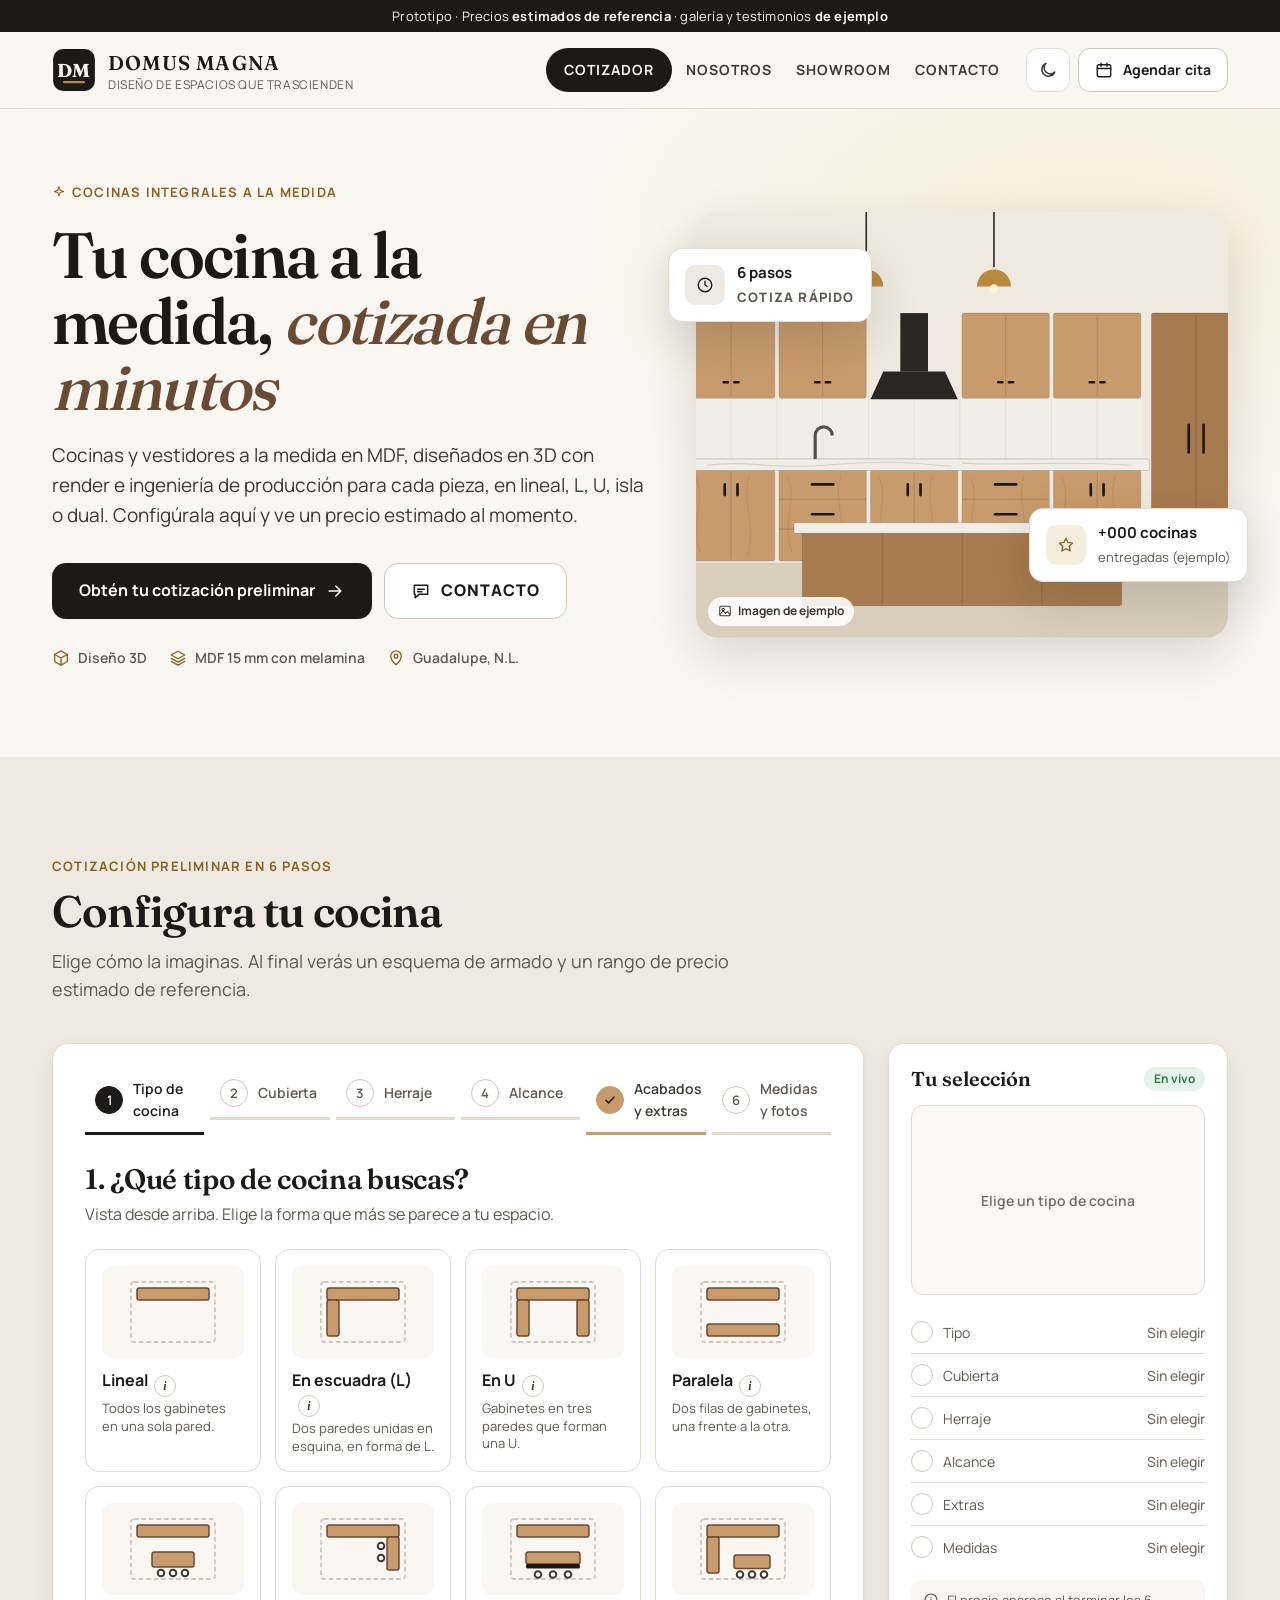
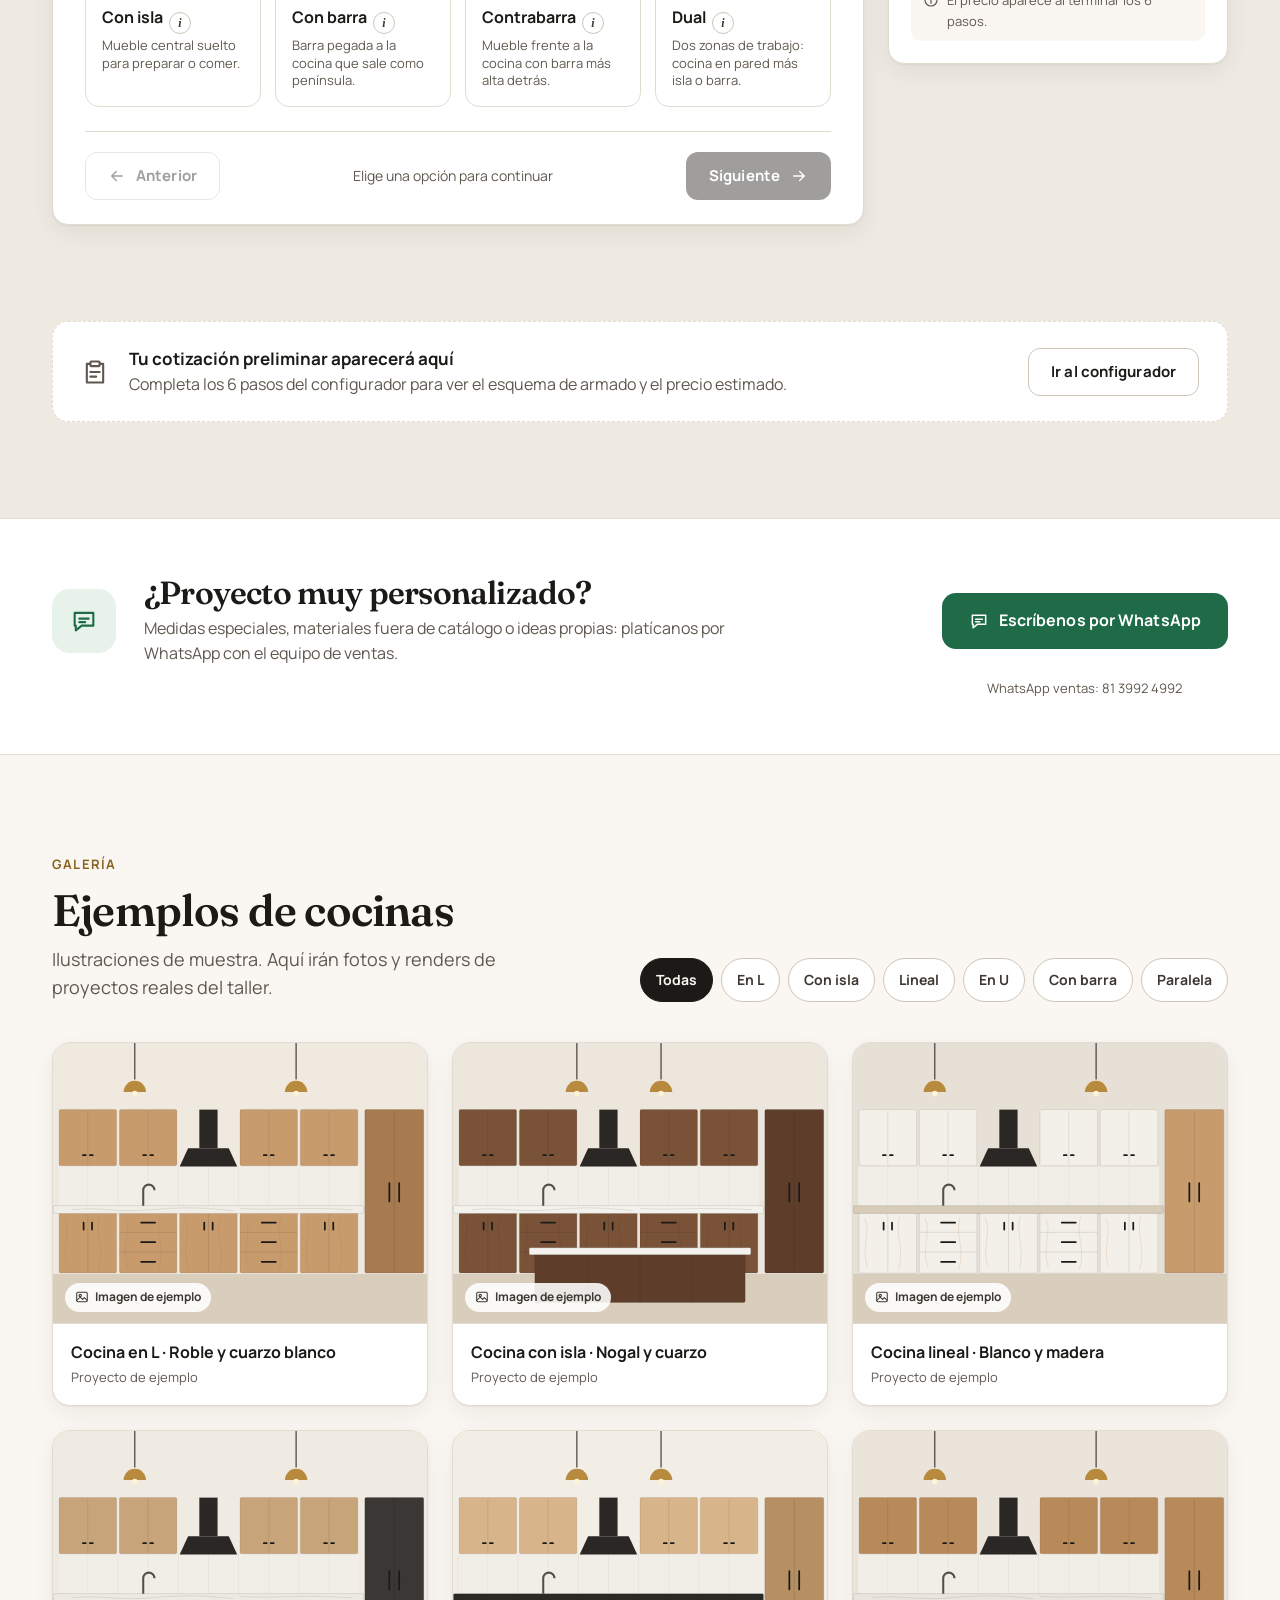
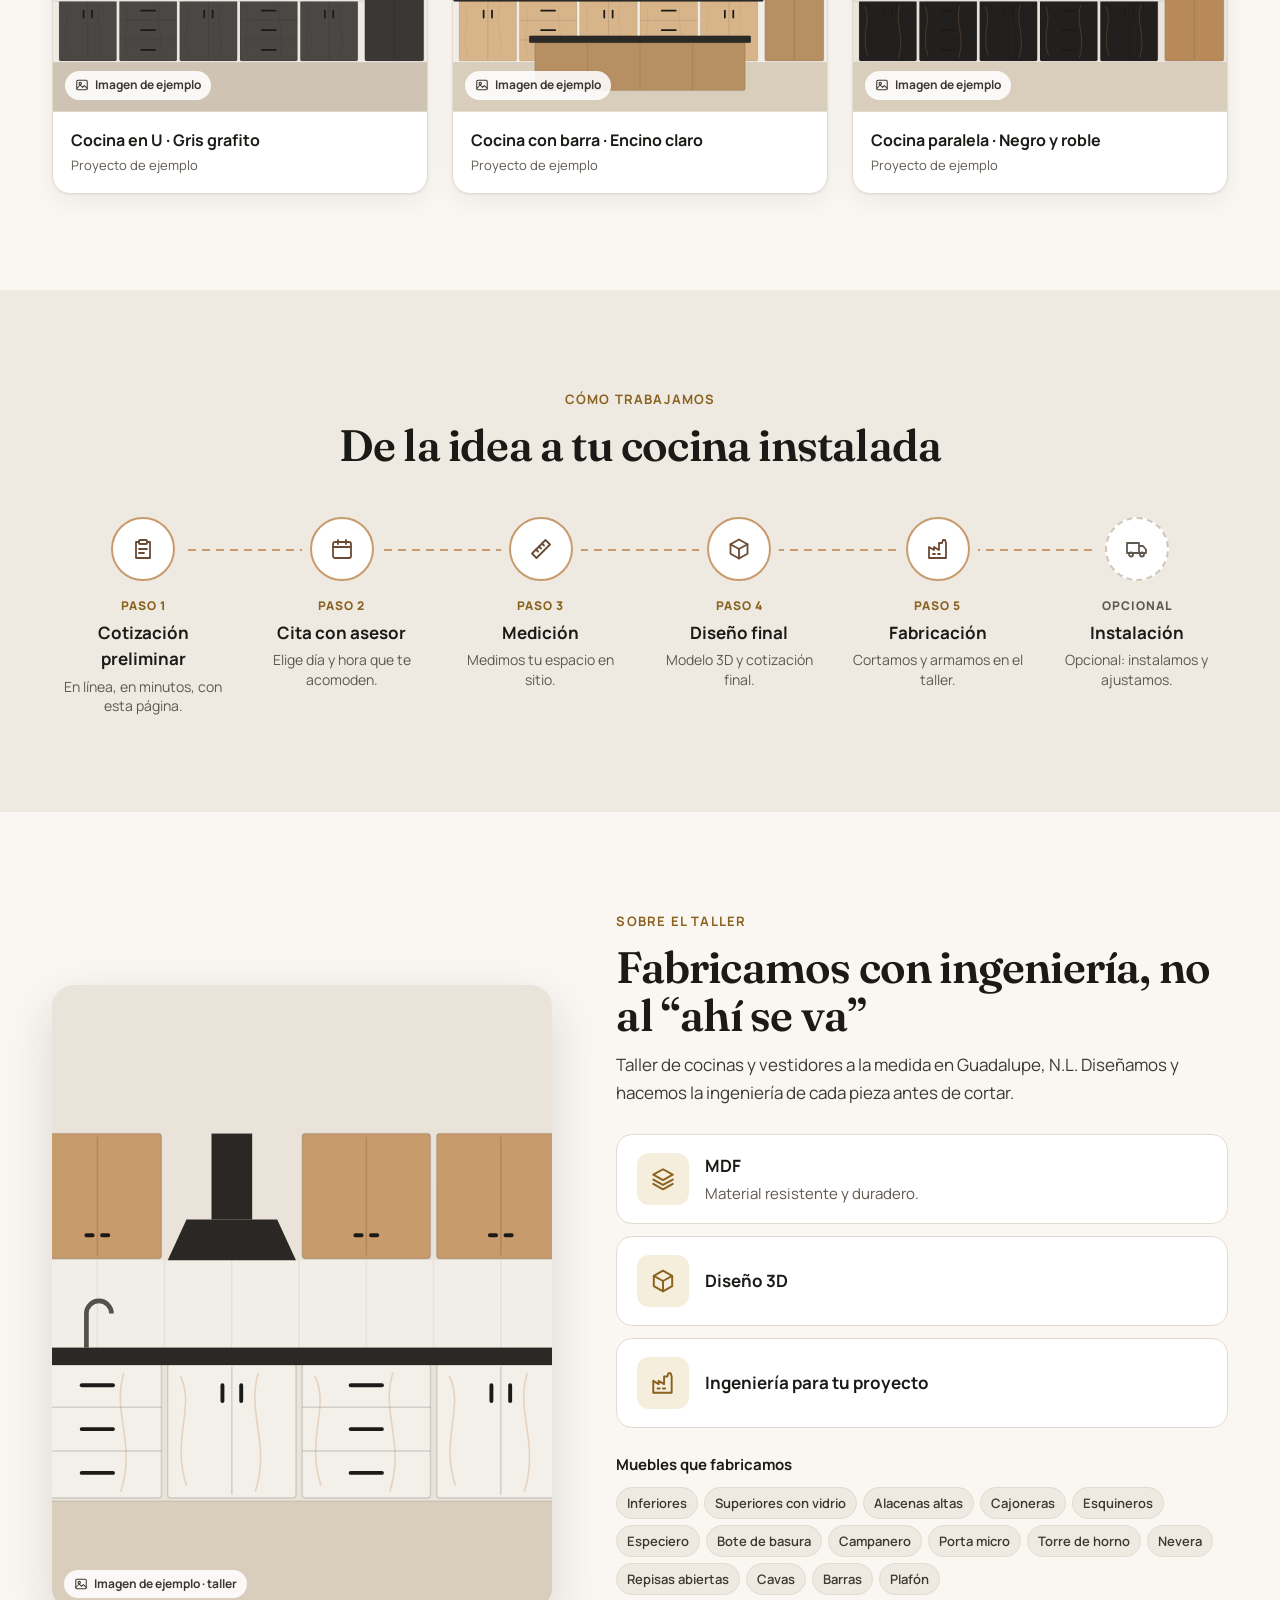
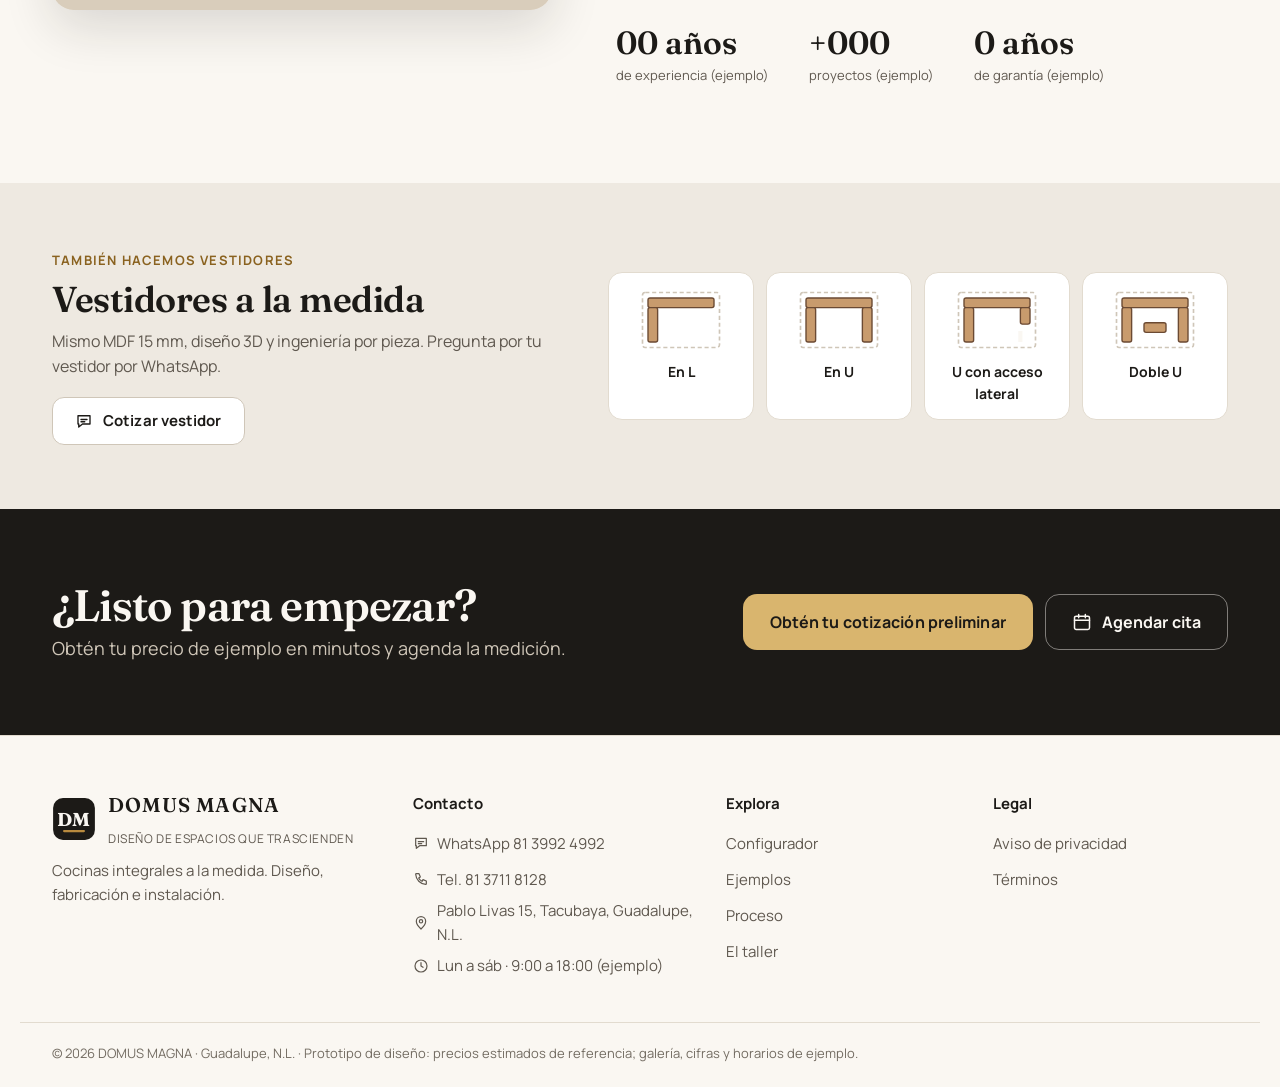
<file: index.html>
<!doctype html>
<html lang="es-MX"><head><meta charset="utf-8"><meta name="viewport" content="width=device-width,initial-scale=1">
<title>DOMUS MAGNA — Cotiza tu cocina integral en línea (prototipo)</title>
<meta name="description" content="DOMUS MAGNA — Diseño de espacios que trascienden. Cocinas integrales y vestidores a la medida en Guadalupe, N.L.: cotización preliminar en línea (prototipo, datos de ejemplo).">
<link rel="stylesheet" href="styles.css"><link rel="stylesheet" href="wireframe.css">
<script>/* modo: ?modo=wireframe | ?tema=oscuro */(function(){var q=new URLSearchParams(location.search),c=document.documentElement.classList;if(q.get("modo")==="wireframe")c.add("wf");if(q.get("tema")==="oscuro"||localStorage.getItem("cq-tema")==="oscuro"&&!q.get("tema"))c.add("dark");})();</script>
</head><body>
<a class="skip" href="#configurador">Saltar al configurador</a>
<div class="demo-bar">Prototipo · Precios <b>estimados de referencia</b> · galería y testimonios <b>de ejemplo</b></div>
<header class="top" id="top"><div class="wrap top-in"><a class="brand" href="#inicio" aria-label="DOMUS MAGNA — inicio"><span class="mono" aria-hidden="true"><svg viewBox="0 0 40 40"><rect x="1" y="1" width="38" height="38" rx="9" class="mono-bg"/><text x="20" y="26.5" text-anchor="middle" class="mono-t">DM</text><path d="M11 31h18" class="mono-l"/></svg></span><span class="wordmark"><b>DOMUS MAGNA</b><small>DISEÑO DE ESPACIOS QUE TRASCIENDEN</small></span></a>
 <nav class="nav" aria-label="Principal"><a href="#configurador" class="on" aria-current="page">COTIZADOR</a><a href="#taller">NOSOTROS</a><a href="#ejemplos">SHOWROOM</a><a href="#contacto">CONTACTO</a></nav>
 <div class="top-act"><button type="button" class="icon-btn" id="themeBtn" aria-label="Cambiar tema claro/oscuro"><svg class="ic i-moon" width="20" height="20" viewBox="0 0 24 24" fill="none" stroke="currentColor" stroke-width="1.8" stroke-linecap="round" stroke-linejoin="round" aria-hidden="true"><path d="M20 14.5A8 8 0 1 1 9.5 4a6.5 6.5 0 0 0 10.5 10.5z"/></svg><svg class="ic i-sun" width="20" height="20" viewBox="0 0 24 24" fill="none" stroke="currentColor" stroke-width="1.8" stroke-linecap="round" stroke-linejoin="round" aria-hidden="true"><circle cx="12" cy="12" r="4"/><path d="M12 2v2M12 20v2M2 12h2M20 12h2M4.9 4.9l1.4 1.4M17.7 17.7l1.4 1.4M4.9 19.1l1.4-1.4M17.7 6.3l1.4-1.4"/></svg></button><button type="button" class="btn btn-ghost btn-sm btn-cita" data-open="agenda"><svg class="ic" width="18" height="18" viewBox="0 0 24 24" fill="none" stroke="currentColor" stroke-width="1.8" stroke-linecap="round" stroke-linejoin="round" aria-hidden="true"><rect x="3" y="5" width="18" height="16" rx="2"/><path d="M3 10h18M8 3v4M16 3v4"/></svg> Agendar cita</button><button type="button" class="icon-btn btn-menu" id="menuBtn" aria-label="Abrir menú" aria-expanded="false" aria-controls="mnav"><svg class="ic" width="22" height="22" viewBox="0 0 24 24" fill="none" stroke="currentColor" stroke-width="1.8" stroke-linecap="round" stroke-linejoin="round" aria-hidden="true"><path d="M4 7h16M4 12h16M4 17h16"/></svg></button></div>
</div><nav class="mnav" id="mnav" aria-label="Menú" hidden><a href="#configurador" class="on" aria-current="page">COTIZADOR</a><a href="#taller">NOSOTROS</a><a href="#ejemplos">SHOWROOM</a><a href="#contacto">CONTACTO</a><button type="button" class="btn btn-ghost btn-block" data-open="agenda"><svg class="ic" width="18" height="18" viewBox="0 0 24 24" fill="none" stroke="currentColor" stroke-width="1.8" stroke-linecap="round" stroke-linejoin="round" aria-hidden="true"><rect x="3" y="5" width="18" height="16" rx="2"/><path d="M3 10h18M8 3v4M16 3v4"/></svg> Agendar cita</button></nav></header>

<main id="inicio">
<section class="hero"><div class="wrap hero-in">
 <div class="hero-txt">
  <span class="eyebrow"><svg class="ic" width="14" height="14" viewBox="0 0 24 24" fill="none" stroke="currentColor" stroke-width="1.8" stroke-linecap="round" stroke-linejoin="round" aria-hidden="true"><path d="M12 3l2 6 6 2-6 2-2 6-2-6-6-2 6-2z"/></svg> Cocinas integrales a la medida</span>
  <h1>Tu cocina a la medida, <em>cotizada en minutos</em></h1>
  <p class="lead">Cocinas y vestidores a la medida en MDF, diseñados en 3D con render e ingeniería de producción para cada pieza, en lineal, L, U, isla o dual. Configúrala aquí y ve un precio estimado al momento.</p>
  <div class="hero-cta"><a href="#configurador" class="btn btn-primary btn-lg" data-start>Obtén tu cotización preliminar <svg class="ic" width="20" height="20" viewBox="0 0 24 24" fill="none" stroke="currentColor" stroke-width="1.8" stroke-linecap="round" stroke-linejoin="round" aria-hidden="true"><path d="M5 12h14M13 6l6 6-6 6"/></svg></a><a href="https://wa.me/528125405806?text=Hola%20DOMUS%20MAGNA%2C%20quiero%20informes%20de%20una%20cocina." class="btn btn-ghost btn-lg hero-contacto" data-wa target="_blank" rel="noopener" aria-label="CONTACTO: escribir a un asesor de ventas por WhatsApp"><svg class="ic" width="20" height="20" viewBox="0 0 24 24" fill="none" stroke="currentColor" stroke-width="1.8" stroke-linecap="round" stroke-linejoin="round" aria-hidden="true"><path d="M4 5h16v11H10l-5 4v-4H4z"/><path d="M8 10h8M8 13h5"/></svg> CONTACTO</a></div>
  <ul class="trust"><li><svg class="ic" width="18" height="18" viewBox="0 0 24 24" fill="none" stroke="currentColor" stroke-width="1.8" stroke-linecap="round" stroke-linejoin="round" aria-hidden="true"><path d="M12 2.5l8.5 4.8v9.4L12 21.5l-8.5-4.8V7.3z"/><path d="M12 12l8.5-4.7M12 12L3.5 7.3M12 12v9.5"/></svg> Diseño 3D</li><li><svg class="ic" width="18" height="18" viewBox="0 0 24 24" fill="none" stroke="currentColor" stroke-width="1.8" stroke-linecap="round" stroke-linejoin="round" aria-hidden="true"><path d="M12 3l9 5-9 5-9-5z"/><path d="M3 12.5l9 5 9-5M3 16.5l9 5 9-5"/></svg> MDF 15 mm con melamina</li><li><svg class="ic" width="18" height="18" viewBox="0 0 24 24" fill="none" stroke="currentColor" stroke-width="1.8" stroke-linecap="round" stroke-linejoin="round" aria-hidden="true"><path d="M12 21s-7-6.2-7-11.5a7 7 0 0 1 14 0C19 14.8 12 21 12 21z"/><circle cx="12" cy="9.5" r="2.5"/></svg> Guadalupe, N.L.</li></ul>
 </div>
 <div class="hero-art"><div class="art"><svg viewBox="0 0 600 400" preserveAspectRatio="xMidYMid slice" role="img" aria-label="Ilustración de cocina (ejemplo)"><rect width="600" height="400" fill="#EFE9DF"/><rect y="330" width="600" height="70" fill="#D9CDBB"/><path d="M0 330h600" stroke="#000" stroke-opacity=".08"/><rect x="40" y="176" width="430" height="56" fill="#F1EEE8"/><path d="M40 176v56" stroke="#000" stroke-opacity=".05"/><path d="M83 176v56" stroke="#000" stroke-opacity=".05"/><path d="M126 176v56" stroke="#000" stroke-opacity=".05"/><path d="M169 176v56" stroke="#000" stroke-opacity=".05"/><path d="M212 176v56" stroke="#000" stroke-opacity=".05"/><path d="M255 176v56" stroke="#000" stroke-opacity=".05"/><path d="M298 176v56" stroke="#000" stroke-opacity=".05"/><path d="M341 176v56" stroke="#000" stroke-opacity=".05"/><path d="M384 176v56" stroke="#000" stroke-opacity=".05"/><path d="M427 176v56" stroke="#000" stroke-opacity=".05"/><rect x="42" y="95" width="82" height="80" rx="2" fill="#C89B6D" stroke="#000" stroke-opacity=".12"/><path d="M83 97v76" stroke="#000" stroke-opacity=".12"/><path d="M76 160h4M86 160h4" stroke="#1C1A17" stroke-width="2.5" stroke-linecap="round"/><rect x="128" y="95" width="82" height="80" rx="2" fill="#C89B6D" stroke="#000" stroke-opacity=".12"/><path d="M169 97v76" stroke="#000" stroke-opacity=".12"/><path d="M162 160h4M172 160h4" stroke="#1C1A17" stroke-width="2.5" stroke-linecap="round"/><path d="M226 150h58l12 26H214z" fill="#2A2724"/><rect x="242" y="95" width="26" height="55" fill="#2A2724"/><rect x="300" y="95" width="82" height="80" rx="2" fill="#C89B6D" stroke="#000" stroke-opacity=".12"/><path d="M341 97v76" stroke="#000" stroke-opacity=".12"/><path d="M334 160h4M344 160h4" stroke="#1C1A17" stroke-width="2.5" stroke-linecap="round"/><rect x="386" y="95" width="82" height="80" rx="2" fill="#C89B6D" stroke="#000" stroke-opacity=".12"/><path d="M427 97v76" stroke="#000" stroke-opacity=".12"/><path d="M420 160h4M430 160h4" stroke="#1C1A17" stroke-width="2.5" stroke-linecap="round"/><rect x="42" y="242" width="82" height="86" rx="2" fill="#C89B6D" stroke="#000" stroke-opacity=".12"/><path d="M83 244v82" stroke="#000" stroke-opacity=".14"/><path d="M77 256v10M89 256v10" stroke="#1C1A17" stroke-width="2.5" stroke-linecap="round"/><rect x="128" y="242" width="82" height="86" rx="2" fill="#C89B6D" stroke="#000" stroke-opacity=".12"/><path d="M128 270h82M128 298h82" stroke="#000" stroke-opacity=".14"/><path d="M159 256h20" stroke="#1C1A17" stroke-width="2.5" stroke-linecap="round"/><path d="M159 284h20" stroke="#1C1A17" stroke-width="2.5" stroke-linecap="round"/><path d="M159 312h20" stroke="#1C1A17" stroke-width="2.5" stroke-linecap="round"/><rect x="214" y="242" width="82" height="86" rx="2" fill="#C89B6D" stroke="#000" stroke-opacity=".12"/><path d="M255 244v82" stroke="#000" stroke-opacity=".14"/><path d="M249 256v10M261 256v10" stroke="#1C1A17" stroke-width="2.5" stroke-linecap="round"/><rect x="300" y="242" width="82" height="86" rx="2" fill="#C89B6D" stroke="#000" stroke-opacity=".12"/><path d="M300 270h82M300 298h82" stroke="#000" stroke-opacity=".14"/><path d="M331 256h20" stroke="#1C1A17" stroke-width="2.5" stroke-linecap="round"/><path d="M331 284h20" stroke="#1C1A17" stroke-width="2.5" stroke-linecap="round"/><path d="M331 312h20" stroke="#1C1A17" stroke-width="2.5" stroke-linecap="round"/><rect x="386" y="242" width="82" height="86" rx="2" fill="#C89B6D" stroke="#000" stroke-opacity=".12"/><path d="M427 244v82" stroke="#000" stroke-opacity=".14"/><path d="M421 256v10M433 256v10" stroke="#1C1A17" stroke-width="2.5" stroke-linecap="round"/><rect x="222" y="236" width="66" height="4" fill="#2A2724" opacity=".5"/><path d="M50 250c10 20-6 40 4 70M100 248c-8 25 8 45-2 76" stroke="#A87A4F" stroke-opacity=".35" fill="none"/><path d="M136 250c10 20-6 40 4 70M186 248c-8 25 8 45-2 76" stroke="#A87A4F" stroke-opacity=".35" fill="none"/><path d="M222 250c10 20-6 40 4 70M272 248c-8 25 8 45-2 76" stroke="#A87A4F" stroke-opacity=".35" fill="none"/><path d="M308 250c10 20-6 40 4 70M358 248c-8 25 8 45-2 76" stroke="#A87A4F" stroke-opacity=".35" fill="none"/><path d="M394 250c10 20-6 40 4 70M444 248c-8 25 8 45-2 76" stroke="#A87A4F" stroke-opacity=".35" fill="none"/><rect x="34" y="232" width="442" height="11" rx="1.5" fill="#F1EEE8" stroke="#000" stroke-opacity=".15"/><path d="M60 238c40-5 60 4 110 0s70-4 120 1M300 236c50 3 90-3 160 2" stroke="#9A948A" stroke-opacity=".35" fill="none"/><path d="M162 232v-22a8 8 0 0 1 16 0" stroke="#55504A" stroke-width="3" fill="none"/><rect x="478" y="95" width="84" height="233" rx="2" fill="#A87A4F" stroke="#000" stroke-opacity=".15"/><path d="M520 97v229" stroke="#000" stroke-opacity=".15"/><path d="M513 200v26M527 200v26" stroke="#1C1A17" stroke-width="2.5" stroke-linecap="round"/><path d="M210 0v52" stroke="#2A2724" stroke-width="1.5"/><path d="M194 70a16 16 0 0 1 32 0z" fill="#B88A3E"/><circle cx="210" cy="72" r="4" fill="#FFF3D6"/><path d="M330 0v52" stroke="#2A2724" stroke-width="1.5"/><path d="M314 70a16 16 0 0 1 32 0z" fill="#B88A3E"/><circle cx="330" cy="72" r="4" fill="#FFF3D6"/><rect x="150" y="300" width="300" height="70" rx="2" fill="#A87A4F" stroke="#000" stroke-opacity=".15"/><rect x="142" y="292" width="316" height="10" rx="1.5" fill="#F1EEE8" stroke="#000" stroke-opacity=".15"/><path d="M225 302v68" stroke="#000" stroke-opacity=".12"/><path d="M300 302v68" stroke="#000" stroke-opacity=".12"/><path d="M375 302v68" stroke="#000" stroke-opacity=".12"/></svg><span class="art-tag"><svg class="ic" width="14" height="14" viewBox="0 0 24 24" fill="none" stroke="currentColor" stroke-width="1.8" stroke-linecap="round" stroke-linejoin="round" aria-hidden="true"><rect x="3" y="4" width="18" height="16" rx="2"/><circle cx="9" cy="9.5" r="2"/><path d="M3 18l6-6 4 4 3-3 5 5"/></svg> Imagen de ejemplo</span></div>
  <div class="float-card fc1"><span class="fc-ic"><svg class="ic" width="18" height="18" viewBox="0 0 24 24" fill="none" stroke="currentColor" stroke-width="1.8" stroke-linecap="round" stroke-linejoin="round" aria-hidden="true"><circle cx="12" cy="12" r="9"/><path d="M12 7v5l3 2"/></svg></span><div><b>6 pasos</b><small class="fc-up">COTIZA RÁPIDO</small></div></div>
  <div class="float-card fc2"><span class="fc-ic gold"><svg class="ic" width="18" height="18" viewBox="0 0 24 24" fill="none" stroke="currentColor" stroke-width="1.8" stroke-linecap="round" stroke-linejoin="round" aria-hidden="true"><path d="M12 3l2.7 5.6 6.1.9-4.4 4.3 1 6.1L12 17l-5.4 2.9 1-6.1L3.2 9.5l6.1-.9z"/></svg></span><div><b>+000 cocinas</b><small>entregadas (ejemplo)</small></div></div>
 </div>
</div></section>

<section id="configurador" class="sec cfg" aria-labelledby="cfg-t">
 <div class="wrap">
  <div class="sec-h"><span class="eyebrow">Cotización preliminar en 6 pasos</span><h2 id="cfg-t">Configura tu cocina</h2><p>Elige cómo la imaginas. Al final verás un esquema de armado y un rango de precio estimado de referencia.</p></div>
  <div class="cfg-grid">
   <form class="cfg-main card" id="cfgForm" novalidate>
    <div class="prog"><span class="prog-t">Paso <b id="stepNum">1</b> de 6</span><div class="prog-bar"><i id="progBar"></i></div></div>
    <ol class="stepper" id="stepper"><li class="st" data-step="0"><button type="button" class="st-b" data-goto="0"><span class="st-n"><i>1</i><svg class="ic" width="14" height="14" viewBox="0 0 24 24" fill="none" stroke="currentColor" stroke-width="2.6" stroke-linecap="round" stroke-linejoin="round" aria-hidden="true"><path d="M5 12.5l4.5 4.5L19 7"/></svg></span><span class="st-l">Tipo de cocina</span></button></li><li class="st" data-step="1"><button type="button" class="st-b" data-goto="1"><span class="st-n"><i>2</i><svg class="ic" width="14" height="14" viewBox="0 0 24 24" fill="none" stroke="currentColor" stroke-width="2.6" stroke-linecap="round" stroke-linejoin="round" aria-hidden="true"><path d="M5 12.5l4.5 4.5L19 7"/></svg></span><span class="st-l">Cubierta</span></button></li><li class="st" data-step="2"><button type="button" class="st-b" data-goto="2"><span class="st-n"><i>3</i><svg class="ic" width="14" height="14" viewBox="0 0 24 24" fill="none" stroke="currentColor" stroke-width="2.6" stroke-linecap="round" stroke-linejoin="round" aria-hidden="true"><path d="M5 12.5l4.5 4.5L19 7"/></svg></span><span class="st-l">Herraje</span></button></li><li class="st" data-step="3"><button type="button" class="st-b" data-goto="3"><span class="st-n"><i>4</i><svg class="ic" width="14" height="14" viewBox="0 0 24 24" fill="none" stroke="currentColor" stroke-width="2.6" stroke-linecap="round" stroke-linejoin="round" aria-hidden="true"><path d="M5 12.5l4.5 4.5L19 7"/></svg></span><span class="st-l">Alcance</span></button></li><li class="st" data-step="4"><button type="button" class="st-b" data-goto="4"><span class="st-n"><i>5</i><svg class="ic" width="14" height="14" viewBox="0 0 24 24" fill="none" stroke="currentColor" stroke-width="2.6" stroke-linecap="round" stroke-linejoin="round" aria-hidden="true"><path d="M5 12.5l4.5 4.5L19 7"/></svg></span><span class="st-l">Acabados y extras</span></button></li><li class="st" data-step="5"><button type="button" class="st-b" data-goto="5"><span class="st-n"><i>6</i><svg class="ic" width="14" height="14" viewBox="0 0 24 24" fill="none" stroke="currentColor" stroke-width="2.6" stroke-linecap="round" stroke-linejoin="round" aria-hidden="true"><path d="M5 12.5l4.5 4.5L19 7"/></svg></span><span class="st-l">Medidas y fotos</span></button></li></ol>
    <fieldset class="step" data-step="0"><legend>1. ¿Qué tipo de cocina buscas?</legend><p class="step-d">Vista desde arriba. Elige la forma que más se parece a tu espacio.</p><div class="opts opts-tipo"><label class="opt" data-group="tipo"><input type="radio" name="tipo" value="lineal"><span class="opt-in"><span class="opt-art"><svg class="lay" viewBox="0 0 64 48" aria-hidden="true"><rect x="4" y="4" width="56" height="40" rx="2" class="room"/><rect x="8" y="8" width="48" height="8" rx="1.5" class="cab"/></svg></span><span class="opt-txt"><b>Lineal<span class="opt-i" tabindex="0" role="button" aria-label="Más información sobre Lineal">i<span class="tip" role="tooltip">Ideal para espacios angostos o departamentos.</span></span></b><small>Todos los gabinetes en una sola pared.</small></span><span class="opt-check"><svg class="ic" width="14" height="14" viewBox="0 0 24 24" fill="none" stroke="currentColor" stroke-width="2.6" stroke-linecap="round" stroke-linejoin="round" aria-hidden="true"><path d="M5 12.5l4.5 4.5L19 7"/></svg></span></span></label><label class="opt" data-group="tipo"><input type="radio" name="tipo" value="escuadra"><span class="opt-in"><span class="opt-art"><svg class="lay" viewBox="0 0 64 48" aria-hidden="true"><rect x="4" y="4" width="56" height="40" rx="2" class="room"/><rect x="8" y="8" width="48" height="8" rx="1.5" class="cab"/><rect x="8" y="16" width="8" height="24" rx="1.5" class="cab"/></svg></span><span class="opt-txt"><b>En escuadra (L)<span class="opt-i" tabindex="0" role="button" aria-label="Más información sobre En escuadra (L)">i<span class="tip" role="tooltip">Aprovecha la esquina con un esquinero o una giratoria.</span></span></b><small>Dos paredes unidas en esquina, en forma de L.</small></span><span class="opt-check"><svg class="ic" width="14" height="14" viewBox="0 0 24 24" fill="none" stroke="currentColor" stroke-width="2.6" stroke-linecap="round" stroke-linejoin="round" aria-hidden="true"><path d="M5 12.5l4.5 4.5L19 7"/></svg></span></span></label><label class="opt" data-group="tipo"><input type="radio" name="tipo" value="u"><span class="opt-in"><span class="opt-art"><svg class="lay" viewBox="0 0 64 48" aria-hidden="true"><rect x="4" y="4" width="56" height="40" rx="2" class="room"/><rect x="8" y="8" width="48" height="8" rx="1.5" class="cab"/><rect x="8" y="16" width="8" height="24" rx="1.5" class="cab"/><rect x="48" y="16" width="8" height="24" rx="1.5" class="cab"/></svg></span><span class="opt-txt"><b>En U<span class="opt-i" tabindex="0" role="button" aria-label="Más información sobre En U">i<span class="tip" role="tooltip">Da la mayor superficie de trabajo y de guardado.</span></span></b><small>Gabinetes en tres paredes que forman una U.</small></span><span class="opt-check"><svg class="ic" width="14" height="14" viewBox="0 0 24 24" fill="none" stroke="currentColor" stroke-width="2.6" stroke-linecap="round" stroke-linejoin="round" aria-hidden="true"><path d="M5 12.5l4.5 4.5L19 7"/></svg></span></span></label><label class="opt" data-group="tipo"><input type="radio" name="tipo" value="paralela"><span class="opt-in"><span class="opt-art"><svg class="lay" viewBox="0 0 64 48" aria-hidden="true"><rect x="4" y="4" width="56" height="40" rx="2" class="room"/><rect x="8" y="8" width="48" height="8" rx="1.5" class="cab"/><rect x="8" y="32" width="48" height="8" rx="1.5" class="cab"/></svg></span><span class="opt-txt"><b>Paralela<span class="opt-i" tabindex="0" role="button" aria-label="Más información sobre Paralela">i<span class="tip" role="tooltip">Muy práctica en pasillos. Deja al menos 1.10 m libres entre las dos filas.</span></span></b><small>Dos filas de gabinetes, una frente a la otra.</small></span><span class="opt-check"><svg class="ic" width="14" height="14" viewBox="0 0 24 24" fill="none" stroke="currentColor" stroke-width="2.6" stroke-linecap="round" stroke-linejoin="round" aria-hidden="true"><path d="M5 12.5l4.5 4.5L19 7"/></svg></span></span></label><label class="opt" data-group="tipo"><input type="radio" name="tipo" value="isla"><span class="opt-in"><span class="opt-art"><svg class="lay" viewBox="0 0 64 48" aria-hidden="true"><rect x="4" y="4" width="56" height="40" rx="2" class="room"/><rect x="8" y="8" width="48" height="8" rx="1.5" class="cab"/><rect x="18" y="26" width="28" height="10" rx="1.5" class="cab"/><circle cx="24" cy="40" r="2.2" class="stool"/><circle cx="32" cy="40" r="2.2" class="stool"/><circle cx="40" cy="40" r="2.2" class="stool"/></svg></span><span class="opt-txt"><b>Con isla<span class="opt-i" tabindex="0" role="button" aria-label="Más información sobre Con isla">i<span class="tip" role="tooltip">La isla lleva costados terminados y cubierta propia; deja 90 cm libres alrededor.</span></span></b><small>Mueble central suelto para preparar o comer.</small></span><span class="opt-check"><svg class="ic" width="14" height="14" viewBox="0 0 24 24" fill="none" stroke="currentColor" stroke-width="2.6" stroke-linecap="round" stroke-linejoin="round" aria-hidden="true"><path d="M5 12.5l4.5 4.5L19 7"/></svg></span></span></label><label class="opt" data-group="tipo"><input type="radio" name="tipo" value="barra"><span class="opt-in"><span class="opt-art"><svg class="lay" viewBox="0 0 64 48" aria-hidden="true"><rect x="4" y="4" width="56" height="40" rx="2" class="room"/><rect x="8" y="8" width="48" height="8" rx="1.5" class="cab"/><rect x="48" y="16" width="8" height="22" rx="1.5" class="cab"/><circle cx="44" cy="22" r="2.2" class="stool"/><circle cx="44" cy="30" r="2.2" class="stool"/></svg></span><span class="opt-txt"><b>Con barra<span class="opt-i" tabindex="0" role="button" aria-label="Más información sobre Con barra">i<span class="tip" role="tooltip">Sirve para desayunar; se recomienda volado de 25–30 cm para las piernas.</span></span></b><small>Barra pegada a la cocina que sale como península.</small></span><span class="opt-check"><svg class="ic" width="14" height="14" viewBox="0 0 24 24" fill="none" stroke="currentColor" stroke-width="2.6" stroke-linecap="round" stroke-linejoin="round" aria-hidden="true"><path d="M5 12.5l4.5 4.5L19 7"/></svg></span></span></label><label class="opt" data-group="tipo"><input type="radio" name="tipo" value="contrabarra"><span class="opt-in"><span class="opt-art"><svg class="lay" viewBox="0 0 64 48" aria-hidden="true"><rect x="4" y="4" width="56" height="40" rx="2" class="room"/><rect x="8" y="8" width="48" height="8" rx="1.5" class="cab"/><rect x="14" y="26" width="36" height="8" rx="1.5" class="cab"/><rect x="14" y="34" width="36" height="3" rx="1" class="raise"/><circle cx="22" cy="41" r="2.2" class="stool"/><circle cx="32" cy="41" r="2.2" class="stool"/><circle cx="42" cy="41" r="2.2" class="stool"/></svg></span><span class="opt-txt"><b>Contrabarra<span class="opt-i" tabindex="0" role="button" aria-label="Más información sobre Contrabarra">i<span class="tip" role="tooltip">La parte alta (barra) oculta la zona de trabajo y sirve para sentarse.</span></span></b><small>Mueble frente a la cocina con barra más alta detrás.</small></span><span class="opt-check"><svg class="ic" width="14" height="14" viewBox="0 0 24 24" fill="none" stroke="currentColor" stroke-width="2.6" stroke-linecap="round" stroke-linejoin="round" aria-hidden="true"><path d="M5 12.5l4.5 4.5L19 7"/></svg></span></span></label><label class="opt" data-group="tipo"><input type="radio" name="tipo" value="dual"><span class="opt-in"><span class="opt-art"><svg class="lay" viewBox="0 0 64 48" aria-hidden="true"><rect x="4" y="4" width="56" height="40" rx="2" class="room"/><rect x="8" y="8" width="48" height="8" rx="1.5" class="cab"/><rect x="8" y="16" width="8" height="24" rx="1.5" class="cab"/><rect x="26" y="28" width="24" height="9" rx="1.5" class="cab"/><circle cx="30" cy="41" r="2.2" class="stool"/><circle cx="38" cy="41" r="2.2" class="stool"/><circle cx="46" cy="41" r="2.2" class="stool"/></svg></span><span class="opt-txt"><b>Dual<span class="opt-i" tabindex="0" role="button" aria-label="Más información sobre Dual">i<span class="tip" role="tooltip">Combina una cocina en pared con un segundo frente de trabajo. El asesor confirma la distribución.</span></span></b><small>Dos zonas de trabajo: cocina en pared más isla o barra.</small></span><span class="opt-check"><svg class="ic" width="14" height="14" viewBox="0 0 24 24" fill="none" stroke="currentColor" stroke-width="2.6" stroke-linecap="round" stroke-linejoin="round" aria-hidden="true"><path d="M5 12.5l4.5 4.5L19 7"/></svg></span></span></label></div></fieldset>
    <fieldset class="step" data-step="1"><legend>2. Tipo de cubierta</legend><p class="step-d">La superficie de trabajo sobre los gabinetes bajos.</p><div class="opts opts-2"><label class="opt" data-group="cubierta"><input type="radio" name="cubierta" value="formica"><span class="opt-in"><span class="badge">Paquete Básica</span><span class="opt-art"><svg class="sw" viewBox="0 0 64 40"><rect width="64" height="40" rx="6" fill="#D8CBB8"/><g fill="#C9B9A2"><circle cx="10" cy="8" r="1.4"/><circle cx="30" cy="20" r="1.2"/><circle cx="50" cy="12" r="1.4"/><circle cx="18" cy="30" r="1.2"/><circle cx="44" cy="32" r="1.3"/></g><rect y="32" width="64" height="8" fill="#BBA98F"/></svg></span><span class="opt-txt"><b>Fórmica<span class="opt-i" tabindex="0" role="button" aria-label="Más información sobre Fórmica">i<span class="tip" role="tooltip">Cubierta de 63 cm de fondo × 3.5 cm de grueso. Con fórmica, el respaldo es backsplash de PVC.</span></span></b><small>Laminado plástico sobre tablero: económico y con muchos colores.</small></span><span class="opt-check"><svg class="ic" width="14" height="14" viewBox="0 0 24 24" fill="none" stroke="currentColor" stroke-width="2.6" stroke-linecap="round" stroke-linejoin="round" aria-hidden="true"><path d="M5 12.5l4.5 4.5L19 7"/></svg></span></span></label><label class="opt" data-group="cubierta"><input type="radio" name="cubierta" value="cuarzo"><span class="opt-in"><span class="badge">Paquete Premium</span><span class="opt-art"><svg class="sw" viewBox="0 0 64 40"><rect width="64" height="40" rx="6" fill="#F4F2EE"/><path d="M0 12c16-6 24 10 40 2s18-4 24 0M6 40c10-14 30-10 40-22" stroke="#B9B3A8" fill="none" stroke-width="1.2"/><rect y="32" width="64" height="8" fill="#E1DDD5"/></svg></span><span class="opt-txt"><b>Cuarzo<span class="opt-i" tabindex="0" role="button" aria-label="Más información sobre Cuarzo">i<span class="tip" role="tooltip">Cubierta de 63 cm × 3.5 cm. Resiste golpes, calor moderado y manchas. Con cuarzo, la salpicadera también es de cuarzo.</span></span></b><small>Piedra de cuarzo fabricada: muy dura, no se mancha y es fácil de limpiar.</small></span><span class="opt-check"><svg class="ic" width="14" height="14" viewBox="0 0 24 24" fill="none" stroke="currentColor" stroke-width="2.6" stroke-linecap="round" stroke-linejoin="round" aria-hidden="true"><path d="M5 12.5l4.5 4.5L19 7"/></svg></span></span></label></div></fieldset>
    <fieldset class="step" data-step="2"><legend>3. Tipo de herraje</legend><p class="step-d">Bisagras y correderas de puertas y cajones.</p><div class="opts opts-2"><label class="opt" data-group="herraje"><input type="radio" name="herraje" value="normal"><span class="opt-in"><span class="opt-art"><svg class="sw" viewBox="0 0 64 40"><rect x="8" y="6" width="48" height="28" rx="3" class="sw-l"/><path d="M8 20h48" class="sw-l"/><path d="M26 13h12M26 27h12" class="sw-h"/></svg></span><span class="opt-txt"><b>Normal<span class="opt-i" tabindex="0" role="button" aria-label="Más información sobre Normal">i<span class="tip" role="tooltip">Funcional y duradero para uso diario.</span></span></b><small>Bisagras y correderas estándar: puertas y cajones cierran a mano.</small></span><span class="opt-check"><svg class="ic" width="14" height="14" viewBox="0 0 24 24" fill="none" stroke="currentColor" stroke-width="2.6" stroke-linecap="round" stroke-linejoin="round" aria-hidden="true"><path d="M5 12.5l4.5 4.5L19 7"/></svg></span></span></label><label class="opt" data-group="herraje"><input type="radio" name="herraje" value="lento"><span class="opt-in"><span class="opt-art"><svg class="sw" viewBox="0 0 64 40"><rect x="8" y="6" width="48" height="28" rx="3" class="sw-l"/><path d="M8 20h48" class="sw-l"/><path d="M26 13h12M26 27h12" class="sw-h"/><path d="M44 10c6 0 9 3 9 10" class="sw-g"/><path d="M50 18l3 3 3-3" class="sw-g"/></svg></span><span class="opt-txt"><b>Cierre lento premium<span class="opt-i" tabindex="0" role="button" aria-label="Más información sobre Cierre lento premium">i<span class="tip" role="tooltip">Bisagras y correderas de cierre lento en puertas y cajones: menos ruido y menos desgaste.</span></span></b><small>Frena la puerta o el cajón al final y lo cierra suave, sin golpe.</small></span><span class="opt-check"><svg class="ic" width="14" height="14" viewBox="0 0 24 24" fill="none" stroke="currentColor" stroke-width="2.6" stroke-linecap="round" stroke-linejoin="round" aria-hidden="true"><path d="M5 12.5l4.5 4.5L19 7"/></svg></span></span></label></div></fieldset>
    <fieldset class="step" data-step="3"><legend>4. ¿Qué parte de la cocina necesitas?</legend><p class="step-d">Puedes cotizar solo una parte o la cocina completa.</p><div class="opts opts-3"><label class="opt" data-group="alcance"><input type="radio" name="alcance" value="inf"><span class="opt-in"><span class="opt-art"><svg class="sw" viewBox="0 0 64 40"><path d="M4 37h56" class="sw-l"/><rect x="8" y="22" width="48" height="15" rx="1.5" class="sw-f"/><rect x="6" y="20" width="52" height="3" rx="1" class="sw-t"/><rect x="8" y="3" width="48" height="11" rx="1.5" class="sw-ghost"/></svg></span><span class="opt-txt"><b>Solo parte inferior<span class="opt-i" tabindex="0" role="button" aria-label="Más información sobre Solo parte inferior">i<span class="tip" role="tooltip">Útil si ya tienes alacenas o prefieres repisas abiertas.</span></span></b><small>Solo gabinetes bajos (con cubierta), sin alacenas en la pared.</small></span><span class="opt-check"><svg class="ic" width="14" height="14" viewBox="0 0 24 24" fill="none" stroke="currentColor" stroke-width="2.6" stroke-linecap="round" stroke-linejoin="round" aria-hidden="true"><path d="M5 12.5l4.5 4.5L19 7"/></svg></span></span></label><label class="opt" data-group="alcance"><input type="radio" name="alcance" value="sup"><span class="opt-in"><span class="opt-art"><svg class="sw" viewBox="0 0 64 40"><path d="M4 37h56" class="sw-l"/><rect x="8" y="3" width="48" height="11" rx="1.5" class="sw-f"/><rect x="8" y="22" width="48" height="15" rx="1.5" class="sw-ghost"/></svg></span><span class="opt-txt"><b>Solo parte superior<span class="opt-i" tabindex="0" role="button" aria-label="Más información sobre Solo parte superior">i<span class="tip" role="tooltip">No lleva cubierta ni salpicadera.</span></span></b><small>Solo gabinetes altos colgados en la pared (alacenas).</small></span><span class="opt-check"><svg class="ic" width="14" height="14" viewBox="0 0 24 24" fill="none" stroke="currentColor" stroke-width="2.6" stroke-linecap="round" stroke-linejoin="round" aria-hidden="true"><path d="M5 12.5l4.5 4.5L19 7"/></svg></span></span></label><label class="opt" data-group="alcance"><input type="radio" name="alcance" value="ambas"><span class="opt-in"><span class="badge">Más pedida</span><span class="opt-art"><svg class="sw" viewBox="0 0 64 40"><path d="M4 37h56" class="sw-l"/><rect x="8" y="3" width="48" height="11" rx="1.5" class="sw-f"/><rect x="8" y="22" width="48" height="15" rx="1.5" class="sw-f"/><rect x="6" y="20" width="52" height="3" rx="1" class="sw-t"/></svg></span><span class="opt-txt"><b>Ambas<span class="opt-i" tabindex="0" role="button" aria-label="Más información sobre Ambas">i<span class="tip" role="tooltip">La opción más completa: guardado arriba y abajo.</span></span></b><small>Cocina completa: gabinetes bajos con cubierta y altos.</small></span><span class="opt-check"><svg class="ic" width="14" height="14" viewBox="0 0 24 24" fill="none" stroke="currentColor" stroke-width="2.6" stroke-linecap="round" stroke-linejoin="round" aria-hidden="true"><path d="M5 12.5l4.5 4.5L19 7"/></svg></span></span></label></div></fieldset>
    <fieldset class="step" data-step="4"><legend>5. Acabados y extras</legend><p class="step-d">Opcionales: elige los que quieras. Toca el ícono <b>i</b> para saber más.</p>
     <div class="opts opts-3 opts-sm opts-x"><label class="opt" data-group="extra"><input type="checkbox" name="extra" value="led"><span class="opt-in"><span class="opt-art"><svg class="fm" viewBox="0 0 128 80" aria-hidden="true"><rect x="0" y="0" width="128" height="80" class="fm-wall"/><path d="M0 4h128" class="fm-ceil"/><path d="M0 76h128" class="fm-floor"/><rect x="10" y="14" width="26" height="20" rx="1" class="fm-up"/><path d="M21 28v3M25 28v3" class="fm-h"/><rect x="37" y="14" width="26" height="20" rx="1" class="fm-up"/><path d="M48 28v3M52 28v3" class="fm-h"/><rect x="64" y="14" width="26" height="20" rx="1" class="fm-up"/><path d="M75 28v3M79 28v3" class="fm-h"/><rect x="91" y="14" width="26" height="20" rx="1" class="fm-up"/><path d="M102 28v3M106 28v3" class="fm-h"/><path d="M10 35h108" class="led"/><path d="M10 35h108l-6 15H16z" class="glow"/><rect x="8" y="50" width="112" height="3" class="fm-top"/><rect x="10" y="53" width="26" height="21" rx="1" class="fm-low"/><path d="M19 57h8" class="fm-h"/><rect x="37" y="53" width="26" height="21" rx="1" class="fm-low"/><path d="M46 57h8" class="fm-h"/><rect x="64" y="53" width="26" height="21" rx="1" class="fm-low"/><path d="M73 57h8" class="fm-h"/><rect x="91" y="53" width="26" height="21" rx="1" class="fm-low"/><path d="M100 57h8" class="fm-h"/></svg></span><span class="opt-txt"><b>Luz LED en gabinetes superiores<span class="opt-i" tabindex="0" role="button" aria-label="Más información sobre Luz LED en gabinetes superiores">i<span class="tip" role="tooltip">Luz cálida y pareja para trabajar sin sombras sobre la cubierta.</span></span></b><small>Tira de luz debajo de los gabinetes altos que ilumina la cubierta.</small></span><span class="opt-check"><svg class="ic" width="14" height="14" viewBox="0 0 24 24" fill="none" stroke="currentColor" stroke-width="2.6" stroke-linecap="round" stroke-linejoin="round" aria-hidden="true"><path d="M5 12.5l4.5 4.5L19 7"/></svg></span></span></label><label class="opt" data-group="extra"><input type="checkbox" name="extra" value="brillo"><span class="opt-in"><span class="opt-art"><svg class="fm" viewBox="0 0 128 80" aria-hidden="true"><rect x="0" y="0" width="128" height="80" class="fm-wall"/><path d="M0 4h128" class="fm-ceil"/><path d="M0 76h128" class="fm-floor"/><rect x="10" y="14" width="26" height="20" rx="1" class="fm-up gloss"/><path d="M21 28v3M25 28v3" class="fm-h"/><rect x="37" y="14" width="26" height="20" rx="1" class="fm-up gloss"/><path d="M48 28v3M52 28v3" class="fm-h"/><rect x="64" y="14" width="26" height="20" rx="1" class="fm-up gloss"/><path d="M75 28v3M79 28v3" class="fm-h"/><rect x="91" y="14" width="26" height="20" rx="1" class="fm-up gloss"/><path d="M102 28v3M106 28v3" class="fm-h"/><path d="M14 32l12-16M20 32l9-12" class="sheen"/><path d="M41 32l12-16M47 32l9-12" class="sheen"/><path d="M68 32l12-16M74 32l9-12" class="sheen"/><path d="M95 32l12-16M101 32l9-12" class="sheen"/><rect x="8" y="50" width="112" height="3" class="fm-top"/><rect x="10" y="53" width="26" height="21" rx="1" class="fm-low"/><path d="M19 57h8" class="fm-h"/><rect x="37" y="53" width="26" height="21" rx="1" class="fm-low"/><path d="M46 57h8" class="fm-h"/><rect x="64" y="53" width="26" height="21" rx="1" class="fm-low"/><path d="M73 57h8" class="fm-h"/><rect x="91" y="53" width="26" height="21" rx="1" class="fm-low"/><path d="M100 57h8" class="fm-h"/></svg></span><span class="opt-txt"><b>Superiores en alto brillo<span class="opt-i" tabindex="0" role="button" aria-label="Más información sobre Superiores en alto brillo">i<span class="tip" role="tooltip">Refleja la luz y hace ver la cocina más amplia. Casco blanco.</span></span></b><small>Puertas superiores con acabado blanco brillante, casi espejo.</small></span><span class="opt-check"><svg class="ic" width="14" height="14" viewBox="0 0 24 24" fill="none" stroke="currentColor" stroke-width="2.6" stroke-linecap="round" stroke-linejoin="round" aria-hidden="true"><path d="M5 12.5l4.5 4.5L19 7"/></svg></span></span></label><label class="opt" data-group="extra"><input type="checkbox" name="extra" value="plafdec"><span class="opt-in"><span class="opt-art"><svg class="fm" viewBox="0 0 128 80" aria-hidden="true"><rect x="0" y="0" width="128" height="80" class="fm-wall"/><path d="M0 4h128" class="fm-ceil"/><path d="M0 76h128" class="fm-floor"/><rect x="0" y="4" width="128" height="7" class="hl"/><circle cx="28" cy="11" r="1.6" class="fm-dot"/><circle cx="64" cy="11" r="1.6" class="fm-dot"/><circle cx="100" cy="11" r="1.6" class="fm-dot"/><rect x="10" y="14" width="26" height="20" rx="1" class="fm-up"/><path d="M21 28v3M25 28v3" class="fm-h"/><rect x="37" y="14" width="26" height="20" rx="1" class="fm-up"/><path d="M48 28v3M52 28v3" class="fm-h"/><rect x="64" y="14" width="26" height="20" rx="1" class="fm-up"/><path d="M75 28v3M79 28v3" class="fm-h"/><rect x="91" y="14" width="26" height="20" rx="1" class="fm-up"/><path d="M102 28v3M106 28v3" class="fm-h"/><rect x="8" y="50" width="112" height="3" class="fm-top"/><rect x="10" y="53" width="26" height="21" rx="1" class="fm-low"/><path d="M19 57h8" class="fm-h"/><rect x="37" y="53" width="26" height="21" rx="1" class="fm-low"/><path d="M46 57h8" class="fm-h"/><rect x="64" y="53" width="26" height="21" rx="1" class="fm-low"/><path d="M73 57h8" class="fm-h"/><rect x="91" y="53" width="26" height="21" rx="1" class="fm-low"/><path d="M100 57h8" class="fm-h"/></svg></span><span class="opt-txt"><b>Plafón decorativo<span class="opt-i" tabindex="0" role="button" aria-label="Más información sobre Plafón decorativo">i<span class="tip" role="tooltip">Le da un acabado de diseño y puede llevar iluminación integrada.</span></span></b><small>Franja de techo falso sobre la cocina que la enmarca.</small></span><span class="opt-check"><svg class="ic" width="14" height="14" viewBox="0 0 24 24" fill="none" stroke="currentColor" stroke-width="2.6" stroke-linecap="round" stroke-linejoin="round" aria-hidden="true"><path d="M5 12.5l4.5 4.5L19 7"/></svg></span></span></label><label class="opt" data-group="extra"><input type="checkbox" name="extra" value="plafbarra"><span class="opt-in"><span class="opt-art"><svg class="fm" viewBox="0 0 128 80" aria-hidden="true"><rect width="128" height="80" class="fm-wall"/><path d="M0 4h128" class="fm-ceil"/><path d="M0 76h128" class="fm-floor"/><rect x="24" y="4" width="80" height="9" class="hl"/><path d="M40 13v3M64 13v3M88 13v3" class="hl-s"/><rect x="20" y="40" width="88" height="4" class="fm-top"/><rect x="26" y="44" width="76" height="30" rx="1" class="fm-low"/><path d="M30 52h68M30 62h68" class="fm-h" stroke-width=".6"/><circle cx="40" cy="54" r="0" /><path d="M36 76v-18h10v18M58 76v-18h10v18M80 76v-18h10v18" class="fm-stool"/><path d="M24 22h80" class="hl-s" stroke-dasharray="2 2"/><path d="M26 19l-3 3 3 3M102 19l3 3-3 3" class="hl-s"/></svg></span><span class="opt-txt"><b>Plafón sobre barra<span class="opt-i" tabindex="0" role="button" aria-label="Más información sobre Plafón sobre barra">i<span class="tip" role="tooltip">Si no hay barra, indica la medida del plafón (estándar sugerida 40 × 120 cm).</span></span></b><small>Techo falso sobre la barra; si tu cocina tiene barra, mide lo mismo que ella.</small></span><span class="opt-check"><svg class="ic" width="14" height="14" viewBox="0 0 24 24" fill="none" stroke="currentColor" stroke-width="2.6" stroke-linecap="round" stroke-linejoin="round" aria-hidden="true"><path d="M5 12.5l4.5 4.5L19 7"/></svg></span></span></label><label class="opt" data-group="extra"><input type="checkbox" name="extra" value="salpi"><span class="opt-in"><span class="opt-art"><svg class="fm" viewBox="0 0 128 80" aria-hidden="true"><rect x="0" y="0" width="128" height="80" class="fm-wall"/><path d="M0 4h128" class="fm-ceil"/><path d="M0 76h128" class="fm-floor"/><rect x="10" y="14" width="26" height="20" rx="1" class="fm-up"/><path d="M21 28v3M25 28v3" class="fm-h"/><rect x="37" y="14" width="26" height="20" rx="1" class="fm-up"/><path d="M48 28v3M52 28v3" class="fm-h"/><rect x="64" y="14" width="26" height="20" rx="1" class="fm-up"/><path d="M75 28v3M79 28v3" class="fm-h"/><rect x="91" y="14" width="26" height="20" rx="1" class="fm-up"/><path d="M102 28v3M106 28v3" class="fm-h"/><rect x="10" y="34" width="108" height="16" class="hl"/><rect x="8" y="50" width="112" height="3" class="fm-top"/><rect x="10" y="53" width="26" height="21" rx="1" class="fm-low"/><path d="M19 57h8" class="fm-h"/><rect x="37" y="53" width="26" height="21" rx="1" class="fm-low"/><path d="M46 57h8" class="fm-h"/><rect x="64" y="53" width="26" height="21" rx="1" class="fm-low"/><path d="M73 57h8" class="fm-h"/><rect x="91" y="53" width="26" height="21" rx="1" class="fm-low"/><path d="M100 57h8" class="fm-h"/></svg></span><span class="opt-txt"><b>Salpicadera o backsplash<span class="opt-i" tabindex="0" role="button" aria-label="Más información sobre Salpicadera o backsplash">i<span class="tip" role="tooltip">El material sigue a tu cubierta: con cuarzo es salpicadera de cuarzo; con fórmica, backsplash de PVC.</span></span></b><small>El panel en la pared entre la cubierta y los gabinetes superiores que la protege de agua y grasa.</small><span class="opt-mat" id="salpiMat">Material: según tu cubierta</span></span><span class="opt-check"><svg class="ic" width="14" height="14" viewBox="0 0 24 24" fill="none" stroke="currentColor" stroke-width="2.6" stroke-linecap="round" stroke-linejoin="round" aria-hidden="true"><path d="M5 12.5l4.5 4.5L19 7"/></svg></span></span></label></div>
     <div class="plaf-cfg" id="plafCfg" hidden>
 <div class="plaf-auto" id="plafAuto"><svg class="ic" width="18" height="18" viewBox="0 0 24 24" fill="none" stroke="currentColor" stroke-width="1.8" stroke-linecap="round" stroke-linejoin="round" aria-hidden="true"><path d="M3 16.5L16.5 3 21 7.5 7.5 21z"/><path d="M7 12.5l2 2M10 9.5l2 2M13 6.5l2 2"/></svg> <span>Plafón sobre barra: <b id="plafAutoV">— m</b> de largo (igual que tu barra) × 40 cm de ancho · <i>calculado automáticamente</i></span></div>
 <div class="plaf-man" id="plafMan"><b>Medida del plafón sobre barra</b>
  <div class="fields2"><div class="field"><label for="plafLargo">Largo</label><div class="inp"><input id="plafLargo" type="number" inputmode="decimal" min="20" max="600" value="120"><span class="unit">cm</span></div></div>
  <div class="field"><label for="plafAncho">Ancho</label><div class="inp"><input id="plafAncho" type="number" inputmode="decimal" min="20" max="200" value="40"><span class="unit">cm</span></div></div></div>
  <small class="help">Medida estándar sugerida: 40 × 120 cm</small></div>
</div>
    </fieldset>
    <fieldset class="step" data-step="5"><legend>6. Medidas y fotos del espacio</legend><p class="step-d">Medidas aproximadas en metros. No tienen que ser exactas: el asesor mide en sitio.</p>
     <div class="ml-box"><span class="ml-art"><svg class="fm" viewBox="0 0 128 80" aria-hidden="true"><rect x="0" y="0" width="128" height="80" class="fm-wall"/><path d="M0 4h128" class="fm-ceil"/><path d="M0 76h128" class="fm-floor"/><rect x="10" y="14" width="26" height="20" rx="1" class="fm-up"/><path d="M21 28v3M25 28v3" class="fm-h"/><rect x="37" y="14" width="26" height="20" rx="1" class="fm-up"/><path d="M48 28v3M52 28v3" class="fm-h"/><rect x="64" y="14" width="26" height="20" rx="1" class="fm-up"/><path d="M75 28v3M79 28v3" class="fm-h"/><rect x="91" y="14" width="26" height="20" rx="1" class="fm-up"/><path d="M102 28v3M106 28v3" class="fm-h"/><rect x="8" y="50" width="112" height="3" class="fm-top"/><rect x="10" y="53" width="26" height="21" rx="1" class="fm-low"/><path d="M19 57h8" class="fm-h"/><rect x="37" y="53" width="26" height="21" rx="1" class="fm-low"/><path d="M46 57h8" class="fm-h"/><rect x="64" y="53" width="26" height="21" rx="1" class="fm-low"/><path d="M73 57h8" class="fm-h"/><rect x="91" y="53" width="26" height="21" rx="1" class="fm-low"/><path d="M100 57h8" class="fm-h"/><path d="M10 67h108" class="hl-s" stroke-width="1.6"/><path d="M14 63l-4 4 4 4M114 63l4 4-4 4" class="hl-s" stroke-width="1.6" fill="none"/><rect x="50" y="60" width="28" height="12" rx="6" class="hl-solid"/><text x="64" y="69" text-anchor="middle" class="fm-t">ml</text></svg></span><div><b>¿Qué son los metros lineales (ml)? <span class="opt-i" tabindex="0" role="button" aria-label="Más información">i<span class="tip" role="tooltip">En L se suman las dos paredes y en U las tres (descontando las esquinas). La isla se suma aparte.</span></span></b><p>La medida a lo largo de la pared donde van los gabinetes. Con ella se calcula casi todo el precio.</p><span class="ml-v" id="mlVal">Tu cocina: — ml</span></div></div>
     <div class="fields3"><div class="field" data-field="largo"><label for="largo">Largo de la pared principal</label><div class="inp"><input id="largo" name="largo" type="number" inputmode="decimal" step="0.01" min="0.5" max="12" placeholder="Ej. 3.60"><span class="unit">m</span></div><small class="help">Pared más larga</small><small class="err"><svg class="ic" width="14" height="14" viewBox="0 0 24 24" fill="none" stroke="currentColor" stroke-width="1.8" stroke-linecap="round" stroke-linejoin="round" aria-hidden="true"><path d="M12 3l10 18H2z"/><path d="M12 10v5M12 18v.5"/></svg> <span>Escribe una medida entre 0.5 y 12 m</span></small></div><div class="field" data-field="ancho"><label for="ancho">Ancho / fondo del espacio</label><div class="inp"><input id="ancho" name="ancho" type="number" inputmode="decimal" step="0.01" min="0.5" max="12" placeholder="Ej. 2.40"><span class="unit">m</span></div><small class="help">Pared lateral</small><small class="err"><svg class="ic" width="14" height="14" viewBox="0 0 24 24" fill="none" stroke="currentColor" stroke-width="1.8" stroke-linecap="round" stroke-linejoin="round" aria-hidden="true"><path d="M12 3l10 18H2z"/><path d="M12 10v5M12 18v.5"/></svg> <span>Escribe una medida entre 0.5 y 12 m</span></small></div><div class="field" data-field="alto"><label for="alto">Alto de piso a techo</label><div class="inp"><input id="alto" name="alto" type="number" inputmode="decimal" step="0.01" min="0.5" max="12" placeholder="Ej. 2.40"><span class="unit">m</span></div><small class="help">Para gabinetes altos</small><small class="err"><svg class="ic" width="14" height="14" viewBox="0 0 24 24" fill="none" stroke="currentColor" stroke-width="1.8" stroke-linecap="round" stroke-linejoin="round" aria-hidden="true"><path d="M12 3l10 18H2z"/><path d="M12 10v5M12 18v.5"/></svg> <span>Escribe una medida entre 0.5 y 12 m</span></small></div></div>
     <div class="field"><label for="notas">Notas (opcional)</label><textarea id="notas" rows="3" placeholder="Ej. Quiero espacio para refrigerador de 90 cm y una alacena de piso a techo."></textarea></div>
     <div class="field"><label>Fotos del espacio (opcional)</label>
      <label class="drop" id="drop" for="fotos"><input id="fotos" type="file" accept="image/*" multiple hidden><span class="drop-ic"><svg class="ic" width="26" height="26" viewBox="0 0 24 24" fill="none" stroke="currentColor" stroke-width="1.8" stroke-linecap="round" stroke-linejoin="round" aria-hidden="true"><path d="M3 8h4l2-3h6l2 3h4v12H3z"/><circle cx="12" cy="13.5" r="3.5"/></svg></span><span class="drop-t"><b>Arrastra tus fotos aquí o <u>elige archivos</u></b><small>JPG o PNG, hasta 5 fotos de 10 MB c/u</small></span></label>
      <div class="drop-msg" id="dropMsg" role="status"></div>
      <ul class="thumbs" id="thumbs"></ul></div>
    </fieldset>
    <div class="cfg-nav"><button type="button" class="btn btn-ghost" id="prevBtn"><svg class="ic" width="18" height="18" viewBox="0 0 24 24" fill="none" stroke="currentColor" stroke-width="1.8" stroke-linecap="round" stroke-linejoin="round" aria-hidden="true"><path d="M19 12H5M11 6l-6 6 6 6"/></svg> Anterior</button><span class="cfg-hint" id="cfgHint">Elige una opción para continuar</span><button type="button" class="btn btn-primary" id="nextBtn">Siguiente <svg class="ic" width="18" height="18" viewBox="0 0 24 24" fill="none" stroke="currentColor" stroke-width="1.8" stroke-linecap="round" stroke-linejoin="round" aria-hidden="true"><path d="M5 12h14M13 6l6 6-6 6"/></svg></button></div>
   </form>
   <aside class="cfg-side card" aria-label="Tu selección">
    <div class="side-h"><b>Tu selección</b><span class="tag">En vivo</span></div>
    <div class="mini" id="miniPrev"></div>
    <ul class="sel" id="selList"></ul>
    <p class="side-note" id="sideNote"><svg class="ic" width="16" height="16" viewBox="0 0 24 24" fill="none" stroke="currentColor" stroke-width="1.8" stroke-linecap="round" stroke-linejoin="round" aria-hidden="true"><circle cx="12" cy="12" r="9"/><path d="M12 11v6M12 7.5v.5"/></svg> El precio aparece al terminar los 6 pasos.</p>
   </aside>
  </div>
 </div>
</section>

<section id="resultado" class="sec res" aria-labelledby="res-t">
 <div class="wrap">
  <div class="res-lock card" id="resLock"><svg class="ic" width="28" height="28" viewBox="0 0 24 24" fill="none" stroke="currentColor" stroke-width="1.8" stroke-linecap="round" stroke-linejoin="round" aria-hidden="true"><rect x="8" y="3" width="8" height="4" rx="1"/><path d="M8 5H5v16h14V5h-3M8 12h8M8 16h5"/></svg><div><b>Tu cotización preliminar aparecerá aquí</b><p>Completa los 6 pasos del configurador para ver el esquema de armado y el precio estimado.</p></div><a href="#configurador" class="btn btn-ghost">Ir al configurador</a></div>
  <div class="res-on" id="resOn">
   <div class="sec-h"><span class="eyebrow">Resultado</span><h2 id="res-t">Tu cotización preliminar</h2></div>
   <div class="res-grid">
    <div class="res-left"><div class="card res-prev">
     <div class="res-prev-h"><b>Esquema de armado</b><div class="seg" role="tablist"><button type="button" class="on" data-view="top">Vista superior</button><button type="button" data-view="front">Vista frontal</button></div></div>
     <div class="plan" id="plan"></div>
     <div class="legend"><span><i class="lg-b"></i>Gabinete bajo</span><span><i class="lg-a"></i>Gabinete alto</span><span><i class="lg-t"></i>Cubierta</span><span><i class="lg-x"></i>Equipo (ejemplo)</span></div>
     <p class="plan-note">Esquema ilustrativo, no está a escala. El diseño final se hace en 3D después de la medición.</p>
    </div>
    <div class="card summ"><b>Resumen de tu selección</b><dl id="summ"></dl></div></div>
    <div class="res-side">
     <div class="card price">
      <span class="ej-badge"><svg class="ic" width="14" height="14" viewBox="0 0 24 24" fill="none" stroke="currentColor" stroke-width="1.8" stroke-linecap="round" stroke-linejoin="round" aria-hidden="true"><circle cx="12" cy="12" r="9"/><path d="M12 11v6M12 7.5v.5"/></svg> Precio estimado de referencia — cotización preliminar, sujeta a levantamiento</span>
      <small class="price-l">Rango estimado</small>
      <div class="price-v" id="priceV">$0 – $0</div><small class="price-c">MXN · IVA incluido · <span id="pkg">—</span> · <span id="mlTot">—</span></small>
      <div class="incl"><b>Tu cocina incluye</b><ul id="incl"></ul></div><small class="brk-n">Rango total estimado de referencia (mínimo – máximo).</small>
      <p class="disc"><svg class="ic" width="16" height="16" viewBox="0 0 24 24" fill="none" stroke="currentColor" stroke-width="1.8" stroke-linecap="round" stroke-linejoin="round" aria-hidden="true"><path d="M3 16.5L16.5 3 21 7.5 7.5 21z"/><path d="M7 12.5l2 2M10 9.5l2 2M13 6.5l2 2"/></svg> <span>El precio final se define después del <b>levantamiento (medición en sitio)</b> con un asesor.</span></p>
      <button type="button" class="btn btn-primary btn-lg btn-block" data-open="agenda"><svg class="ic" width="20" height="20" viewBox="0 0 24 24" fill="none" stroke="currentColor" stroke-width="1.8" stroke-linecap="round" stroke-linejoin="round" aria-hidden="true"><rect x="3" y="5" width="18" height="16" rx="2"/><path d="M3 10h18M8 3v4M16 3v4"/></svg> Agendar cita con asesor</button>
      <a class="btn btn-wa btn-block" href="#" data-wa="res"><svg class="ic" width="20" height="20" viewBox="0 0 24 24" fill="none" stroke="currentColor" stroke-width="1.8" stroke-linecap="round" stroke-linejoin="round" aria-hidden="true"><path d="M4 5h16v11H10l-5 4v-4H4z"/><path d="M8 10h8M8 13h5"/></svg> Contactar asesor de ventas</a>
      <small class="wa-sub">¿Proyecto muy personalizado? El asesor te atiende por WhatsApp con tu configuración.</small>
      <button type="button" class="btn-link" data-goto="0"><svg class="ic" width="16" height="16" viewBox="0 0 24 24" fill="none" stroke="currentColor" stroke-width="1.8" stroke-linecap="round" stroke-linejoin="round" aria-hidden="true"><path d="M4 20h4L19 9l-4-4L4 16z"/><path d="M13 7l4 4"/></svg> Editar configuración</button>
     </div>
    </div>
   </div>
  </div>
 </div>
</section>
<section class="sec wa-band"><div class="wrap wa-in"><span class="wa-ic"><svg class="ic" width="28" height="28" viewBox="0 0 24 24" fill="none" stroke="currentColor" stroke-width="1.8" stroke-linecap="round" stroke-linejoin="round" aria-hidden="true"><path d="M4 5h16v11H10l-5 4v-4H4z"/><path d="M8 10h8M8 13h5"/></svg></span><div><h2>¿Proyecto muy personalizado?</h2><p>Medidas especiales, materiales fuera de catálogo o ideas propias: platícanos por WhatsApp con el equipo de ventas.</p></div><a class="btn btn-wa btn-lg" href="#" data-wa><svg class="ic" width="20" height="20" viewBox="0 0 24 24" fill="none" stroke="currentColor" stroke-width="1.8" stroke-linecap="round" stroke-linejoin="round" aria-hidden="true"><path d="M4 5h16v11H10l-5 4v-4H4z"/><path d="M8 10h8M8 13h5"/></svg> Escríbenos por WhatsApp</a><small class="wa-num">WhatsApp ventas: 81 3992 4992</small></div></section>

<section id="ejemplos" class="sec"><div class="wrap">
 <div class="sec-h row-h"><div><span class="eyebrow">Galería</span><h2>Ejemplos de cocinas</h2><p>Ilustraciones de muestra. Aquí irán fotos y renders de proyectos reales del taller.</p></div><div class="chips" role="tablist"><button type="button" class="chip on" data-filter="all">Todas</button><button type="button" class="chip" data-filter="escuadra">En L</button><button type="button" class="chip" data-filter="isla">Con isla</button><button type="button" class="chip" data-filter="lineal">Lineal</button><button type="button" class="chip" data-filter="u">En U</button><button type="button" class="chip" data-filter="barra">Con barra</button><button type="button" class="chip" data-filter="paralela">Paralela</button></div></div>
 <div class="gal"><figure class="g-card" data-cat="escuadra"><div class="art"><svg viewBox="0 0 600 400" preserveAspectRatio="xMidYMid slice" role="img" aria-label="Ilustración de cocina (ejemplo)"><rect width="600" height="400" fill="#EFE9DF"/><rect y="330" width="600" height="70" fill="#D9CDBB"/><path d="M0 330h600" stroke="#000" stroke-opacity=".08"/><rect x="40" y="176" width="430" height="56" fill="#F1EEE8"/><path d="M40 176v56" stroke="#000" stroke-opacity=".05"/><path d="M83 176v56" stroke="#000" stroke-opacity=".05"/><path d="M126 176v56" stroke="#000" stroke-opacity=".05"/><path d="M169 176v56" stroke="#000" stroke-opacity=".05"/><path d="M212 176v56" stroke="#000" stroke-opacity=".05"/><path d="M255 176v56" stroke="#000" stroke-opacity=".05"/><path d="M298 176v56" stroke="#000" stroke-opacity=".05"/><path d="M341 176v56" stroke="#000" stroke-opacity=".05"/><path d="M384 176v56" stroke="#000" stroke-opacity=".05"/><path d="M427 176v56" stroke="#000" stroke-opacity=".05"/><rect x="42" y="95" width="82" height="80" rx="2" fill="#C89B6D" stroke="#000" stroke-opacity=".12"/><path d="M83 97v76" stroke="#000" stroke-opacity=".12"/><path d="M76 160h4M86 160h4" stroke="#1C1A17" stroke-width="2.5" stroke-linecap="round"/><rect x="128" y="95" width="82" height="80" rx="2" fill="#C89B6D" stroke="#000" stroke-opacity=".12"/><path d="M169 97v76" stroke="#000" stroke-opacity=".12"/><path d="M162 160h4M172 160h4" stroke="#1C1A17" stroke-width="2.5" stroke-linecap="round"/><path d="M226 150h58l12 26H214z" fill="#2A2724"/><rect x="242" y="95" width="26" height="55" fill="#2A2724"/><rect x="300" y="95" width="82" height="80" rx="2" fill="#C89B6D" stroke="#000" stroke-opacity=".12"/><path d="M341 97v76" stroke="#000" stroke-opacity=".12"/><path d="M334 160h4M344 160h4" stroke="#1C1A17" stroke-width="2.5" stroke-linecap="round"/><rect x="386" y="95" width="82" height="80" rx="2" fill="#C89B6D" stroke="#000" stroke-opacity=".12"/><path d="M427 97v76" stroke="#000" stroke-opacity=".12"/><path d="M420 160h4M430 160h4" stroke="#1C1A17" stroke-width="2.5" stroke-linecap="round"/><rect x="42" y="242" width="82" height="86" rx="2" fill="#C89B6D" stroke="#000" stroke-opacity=".12"/><path d="M83 244v82" stroke="#000" stroke-opacity=".14"/><path d="M77 256v10M89 256v10" stroke="#1C1A17" stroke-width="2.5" stroke-linecap="round"/><rect x="128" y="242" width="82" height="86" rx="2" fill="#C89B6D" stroke="#000" stroke-opacity=".12"/><path d="M128 270h82M128 298h82" stroke="#000" stroke-opacity=".14"/><path d="M159 256h20" stroke="#1C1A17" stroke-width="2.5" stroke-linecap="round"/><path d="M159 284h20" stroke="#1C1A17" stroke-width="2.5" stroke-linecap="round"/><path d="M159 312h20" stroke="#1C1A17" stroke-width="2.5" stroke-linecap="round"/><rect x="214" y="242" width="82" height="86" rx="2" fill="#C89B6D" stroke="#000" stroke-opacity=".12"/><path d="M255 244v82" stroke="#000" stroke-opacity=".14"/><path d="M249 256v10M261 256v10" stroke="#1C1A17" stroke-width="2.5" stroke-linecap="round"/><rect x="300" y="242" width="82" height="86" rx="2" fill="#C89B6D" stroke="#000" stroke-opacity=".12"/><path d="M300 270h82M300 298h82" stroke="#000" stroke-opacity=".14"/><path d="M331 256h20" stroke="#1C1A17" stroke-width="2.5" stroke-linecap="round"/><path d="M331 284h20" stroke="#1C1A17" stroke-width="2.5" stroke-linecap="round"/><path d="M331 312h20" stroke="#1C1A17" stroke-width="2.5" stroke-linecap="round"/><rect x="386" y="242" width="82" height="86" rx="2" fill="#C89B6D" stroke="#000" stroke-opacity=".12"/><path d="M427 244v82" stroke="#000" stroke-opacity=".14"/><path d="M421 256v10M433 256v10" stroke="#1C1A17" stroke-width="2.5" stroke-linecap="round"/><rect x="222" y="236" width="66" height="4" fill="#2A2724" opacity=".5"/><path d="M50 250c10 20-6 40 4 70M100 248c-8 25 8 45-2 76" stroke="#A87A4F" stroke-opacity=".35" fill="none"/><path d="M136 250c10 20-6 40 4 70M186 248c-8 25 8 45-2 76" stroke="#A87A4F" stroke-opacity=".35" fill="none"/><path d="M222 250c10 20-6 40 4 70M272 248c-8 25 8 45-2 76" stroke="#A87A4F" stroke-opacity=".35" fill="none"/><path d="M308 250c10 20-6 40 4 70M358 248c-8 25 8 45-2 76" stroke="#A87A4F" stroke-opacity=".35" fill="none"/><path d="M394 250c10 20-6 40 4 70M444 248c-8 25 8 45-2 76" stroke="#A87A4F" stroke-opacity=".35" fill="none"/><rect x="34" y="232" width="442" height="11" rx="1.5" fill="#F1EEE8" stroke="#000" stroke-opacity=".15"/><path d="M60 238c40-5 60 4 110 0s70-4 120 1M300 236c50 3 90-3 160 2" stroke="#9A948A" stroke-opacity=".35" fill="none"/><path d="M162 232v-22a8 8 0 0 1 16 0" stroke="#55504A" stroke-width="3" fill="none"/><rect x="478" y="95" width="84" height="233" rx="2" fill="#A87A4F" stroke="#000" stroke-opacity=".15"/><path d="M520 97v229" stroke="#000" stroke-opacity=".15"/><path d="M513 200v26M527 200v26" stroke="#1C1A17" stroke-width="2.5" stroke-linecap="round"/><path d="M150 0v52" stroke="#2A2724" stroke-width="1.5"/><path d="M134 70a16 16 0 0 1 32 0z" fill="#B88A3E"/><circle cx="150" cy="72" r="4" fill="#FFF3D6"/><path d="M380 0v52" stroke="#2A2724" stroke-width="1.5"/><path d="M364 70a16 16 0 0 1 32 0z" fill="#B88A3E"/><circle cx="380" cy="72" r="4" fill="#FFF3D6"/></svg><span class="art-tag"><svg class="ic" width="14" height="14" viewBox="0 0 24 24" fill="none" stroke="currentColor" stroke-width="1.8" stroke-linecap="round" stroke-linejoin="round" aria-hidden="true"><rect x="3" y="4" width="18" height="16" rx="2"/><circle cx="9" cy="9.5" r="2"/><path d="M3 18l6-6 4 4 3-3 5 5"/></svg> Imagen de ejemplo</span></div><figcaption><b>Cocina en L · Roble y cuarzo blanco</b><small>Proyecto de ejemplo</small></figcaption></figure><figure class="g-card" data-cat="isla"><div class="art"><svg viewBox="0 0 600 400" preserveAspectRatio="xMidYMid slice" role="img" aria-label="Ilustración de cocina (ejemplo)"><rect width="600" height="400" fill="#ECE6DC"/><rect y="330" width="600" height="70" fill="#D9CDBB"/><path d="M0 330h600" stroke="#000" stroke-opacity=".08"/><rect x="40" y="176" width="430" height="56" fill="#F1EEE8"/><path d="M40 176v56" stroke="#000" stroke-opacity=".05"/><path d="M83 176v56" stroke="#000" stroke-opacity=".05"/><path d="M126 176v56" stroke="#000" stroke-opacity=".05"/><path d="M169 176v56" stroke="#000" stroke-opacity=".05"/><path d="M212 176v56" stroke="#000" stroke-opacity=".05"/><path d="M255 176v56" stroke="#000" stroke-opacity=".05"/><path d="M298 176v56" stroke="#000" stroke-opacity=".05"/><path d="M341 176v56" stroke="#000" stroke-opacity=".05"/><path d="M384 176v56" stroke="#000" stroke-opacity=".05"/><path d="M427 176v56" stroke="#000" stroke-opacity=".05"/><rect x="42" y="95" width="82" height="80" rx="2" fill="#7A5238" stroke="#000" stroke-opacity=".12"/><path d="M83 97v76" stroke="#000" stroke-opacity=".12"/><path d="M76 160h4M86 160h4" stroke="#1C1A17" stroke-width="2.5" stroke-linecap="round"/><rect x="128" y="95" width="82" height="80" rx="2" fill="#7A5238" stroke="#000" stroke-opacity=".12"/><path d="M169 97v76" stroke="#000" stroke-opacity=".12"/><path d="M162 160h4M172 160h4" stroke="#1C1A17" stroke-width="2.5" stroke-linecap="round"/><path d="M226 150h58l12 26H214z" fill="#2A2724"/><rect x="242" y="95" width="26" height="55" fill="#2A2724"/><rect x="300" y="95" width="82" height="80" rx="2" fill="#7A5238" stroke="#000" stroke-opacity=".12"/><path d="M341 97v76" stroke="#000" stroke-opacity=".12"/><path d="M334 160h4M344 160h4" stroke="#1C1A17" stroke-width="2.5" stroke-linecap="round"/><rect x="386" y="95" width="82" height="80" rx="2" fill="#7A5238" stroke="#000" stroke-opacity=".12"/><path d="M427 97v76" stroke="#000" stroke-opacity=".12"/><path d="M420 160h4M430 160h4" stroke="#1C1A17" stroke-width="2.5" stroke-linecap="round"/><rect x="42" y="242" width="82" height="86" rx="2" fill="#7A5238" stroke="#000" stroke-opacity=".12"/><path d="M83 244v82" stroke="#000" stroke-opacity=".14"/><path d="M77 256v10M89 256v10" stroke="#1C1A17" stroke-width="2.5" stroke-linecap="round"/><rect x="128" y="242" width="82" height="86" rx="2" fill="#7A5238" stroke="#000" stroke-opacity=".12"/><path d="M128 270h82M128 298h82" stroke="#000" stroke-opacity=".14"/><path d="M159 256h20" stroke="#1C1A17" stroke-width="2.5" stroke-linecap="round"/><path d="M159 284h20" stroke="#1C1A17" stroke-width="2.5" stroke-linecap="round"/><path d="M159 312h20" stroke="#1C1A17" stroke-width="2.5" stroke-linecap="round"/><rect x="214" y="242" width="82" height="86" rx="2" fill="#7A5238" stroke="#000" stroke-opacity=".12"/><path d="M255 244v82" stroke="#000" stroke-opacity=".14"/><path d="M249 256v10M261 256v10" stroke="#1C1A17" stroke-width="2.5" stroke-linecap="round"/><rect x="300" y="242" width="82" height="86" rx="2" fill="#7A5238" stroke="#000" stroke-opacity=".12"/><path d="M300 270h82M300 298h82" stroke="#000" stroke-opacity=".14"/><path d="M331 256h20" stroke="#1C1A17" stroke-width="2.5" stroke-linecap="round"/><path d="M331 284h20" stroke="#1C1A17" stroke-width="2.5" stroke-linecap="round"/><path d="M331 312h20" stroke="#1C1A17" stroke-width="2.5" stroke-linecap="round"/><rect x="386" y="242" width="82" height="86" rx="2" fill="#7A5238" stroke="#000" stroke-opacity=".12"/><path d="M427 244v82" stroke="#000" stroke-opacity=".14"/><path d="M421 256v10M433 256v10" stroke="#1C1A17" stroke-width="2.5" stroke-linecap="round"/><rect x="222" y="236" width="66" height="4" fill="#2A2724" opacity=".5"/><path d="M50 250c10 20-6 40 4 70M100 248c-8 25 8 45-2 76" stroke="#5E3E2A" stroke-opacity=".35" fill="none"/><path d="M136 250c10 20-6 40 4 70M186 248c-8 25 8 45-2 76" stroke="#5E3E2A" stroke-opacity=".35" fill="none"/><path d="M222 250c10 20-6 40 4 70M272 248c-8 25 8 45-2 76" stroke="#5E3E2A" stroke-opacity=".35" fill="none"/><path d="M308 250c10 20-6 40 4 70M358 248c-8 25 8 45-2 76" stroke="#5E3E2A" stroke-opacity=".35" fill="none"/><path d="M394 250c10 20-6 40 4 70M444 248c-8 25 8 45-2 76" stroke="#5E3E2A" stroke-opacity=".35" fill="none"/><rect x="34" y="232" width="442" height="11" rx="1.5" fill="#F4F2EE" stroke="#000" stroke-opacity=".15"/><path d="M60 238c40-5 60 4 110 0s70-4 120 1M300 236c50 3 90-3 160 2" stroke="#9A948A" stroke-opacity=".35" fill="none"/><path d="M162 232v-22a8 8 0 0 1 16 0" stroke="#55504A" stroke-width="3" fill="none"/><rect x="478" y="95" width="84" height="233" rx="2" fill="#5E3E2A" stroke="#000" stroke-opacity=".15"/><path d="M520 97v229" stroke="#000" stroke-opacity=".15"/><path d="M513 200v26M527 200v26" stroke="#1C1A17" stroke-width="2.5" stroke-linecap="round"/><path d="M210 0v52" stroke="#2A2724" stroke-width="1.5"/><path d="M194 70a16 16 0 0 1 32 0z" fill="#B88A3E"/><circle cx="210" cy="72" r="4" fill="#FFF3D6"/><path d="M330 0v52" stroke="#2A2724" stroke-width="1.5"/><path d="M314 70a16 16 0 0 1 32 0z" fill="#B88A3E"/><circle cx="330" cy="72" r="4" fill="#FFF3D6"/><rect x="150" y="300" width="300" height="70" rx="2" fill="#5E3E2A" stroke="#000" stroke-opacity=".15"/><rect x="142" y="292" width="316" height="10" rx="1.5" fill="#F4F2EE" stroke="#000" stroke-opacity=".15"/><path d="M225 302v68" stroke="#000" stroke-opacity=".12"/><path d="M300 302v68" stroke="#000" stroke-opacity=".12"/><path d="M375 302v68" stroke="#000" stroke-opacity=".12"/></svg><span class="art-tag"><svg class="ic" width="14" height="14" viewBox="0 0 24 24" fill="none" stroke="currentColor" stroke-width="1.8" stroke-linecap="round" stroke-linejoin="round" aria-hidden="true"><rect x="3" y="4" width="18" height="16" rx="2"/><circle cx="9" cy="9.5" r="2"/><path d="M3 18l6-6 4 4 3-3 5 5"/></svg> Imagen de ejemplo</span></div><figcaption><b>Cocina con isla · Nogal y cuarzo</b><small>Proyecto de ejemplo</small></figcaption></figure><figure class="g-card" data-cat="lineal"><div class="art"><svg viewBox="0 0 600 400" preserveAspectRatio="xMidYMid slice" role="img" aria-label="Ilustración de cocina (ejemplo)"><rect width="600" height="400" fill="#E6E0D6"/><rect y="330" width="600" height="70" fill="#D9CDBB"/><path d="M0 330h600" stroke="#000" stroke-opacity=".08"/><rect x="40" y="176" width="430" height="56" fill="#F1EEE8"/><path d="M40 176v56" stroke="#000" stroke-opacity=".05"/><path d="M83 176v56" stroke="#000" stroke-opacity=".05"/><path d="M126 176v56" stroke="#000" stroke-opacity=".05"/><path d="M169 176v56" stroke="#000" stroke-opacity=".05"/><path d="M212 176v56" stroke="#000" stroke-opacity=".05"/><path d="M255 176v56" stroke="#000" stroke-opacity=".05"/><path d="M298 176v56" stroke="#000" stroke-opacity=".05"/><path d="M341 176v56" stroke="#000" stroke-opacity=".05"/><path d="M384 176v56" stroke="#000" stroke-opacity=".05"/><path d="M427 176v56" stroke="#000" stroke-opacity=".05"/><rect x="42" y="95" width="82" height="80" rx="2" fill="#F3F0EA" stroke="#000" stroke-opacity=".12"/><path d="M83 97v76" stroke="#000" stroke-opacity=".12"/><path d="M76 160h4M86 160h4" stroke="#1C1A17" stroke-width="2.5" stroke-linecap="round"/><rect x="128" y="95" width="82" height="80" rx="2" fill="#F3F0EA" stroke="#000" stroke-opacity=".12"/><path d="M169 97v76" stroke="#000" stroke-opacity=".12"/><path d="M162 160h4M172 160h4" stroke="#1C1A17" stroke-width="2.5" stroke-linecap="round"/><path d="M226 150h58l12 26H214z" fill="#2A2724"/><rect x="242" y="95" width="26" height="55" fill="#2A2724"/><rect x="300" y="95" width="82" height="80" rx="2" fill="#F3F0EA" stroke="#000" stroke-opacity=".12"/><path d="M341 97v76" stroke="#000" stroke-opacity=".12"/><path d="M334 160h4M344 160h4" stroke="#1C1A17" stroke-width="2.5" stroke-linecap="round"/><rect x="386" y="95" width="82" height="80" rx="2" fill="#F3F0EA" stroke="#000" stroke-opacity=".12"/><path d="M427 97v76" stroke="#000" stroke-opacity=".12"/><path d="M420 160h4M430 160h4" stroke="#1C1A17" stroke-width="2.5" stroke-linecap="round"/><rect x="42" y="242" width="82" height="86" rx="2" fill="#F3F0EA" stroke="#000" stroke-opacity=".12"/><path d="M83 244v82" stroke="#000" stroke-opacity=".14"/><path d="M77 256v10M89 256v10" stroke="#1C1A17" stroke-width="2.5" stroke-linecap="round"/><rect x="128" y="242" width="82" height="86" rx="2" fill="#F3F0EA" stroke="#000" stroke-opacity=".12"/><path d="M128 270h82M128 298h82" stroke="#000" stroke-opacity=".14"/><path d="M159 256h20" stroke="#1C1A17" stroke-width="2.5" stroke-linecap="round"/><path d="M159 284h20" stroke="#1C1A17" stroke-width="2.5" stroke-linecap="round"/><path d="M159 312h20" stroke="#1C1A17" stroke-width="2.5" stroke-linecap="round"/><rect x="214" y="242" width="82" height="86" rx="2" fill="#F3F0EA" stroke="#000" stroke-opacity=".12"/><path d="M255 244v82" stroke="#000" stroke-opacity=".14"/><path d="M249 256v10M261 256v10" stroke="#1C1A17" stroke-width="2.5" stroke-linecap="round"/><rect x="300" y="242" width="82" height="86" rx="2" fill="#F3F0EA" stroke="#000" stroke-opacity=".12"/><path d="M300 270h82M300 298h82" stroke="#000" stroke-opacity=".14"/><path d="M331 256h20" stroke="#1C1A17" stroke-width="2.5" stroke-linecap="round"/><path d="M331 284h20" stroke="#1C1A17" stroke-width="2.5" stroke-linecap="round"/><path d="M331 312h20" stroke="#1C1A17" stroke-width="2.5" stroke-linecap="round"/><rect x="386" y="242" width="82" height="86" rx="2" fill="#F3F0EA" stroke="#000" stroke-opacity=".12"/><path d="M427 244v82" stroke="#000" stroke-opacity=".14"/><path d="M421 256v10M433 256v10" stroke="#1C1A17" stroke-width="2.5" stroke-linecap="round"/><rect x="222" y="236" width="66" height="4" fill="#2A2724" opacity=".5"/><path d="M50 250c10 20-6 40 4 70M100 248c-8 25 8 45-2 76" stroke="#C89B6D" stroke-opacity=".35" fill="none"/><path d="M136 250c10 20-6 40 4 70M186 248c-8 25 8 45-2 76" stroke="#C89B6D" stroke-opacity=".35" fill="none"/><path d="M222 250c10 20-6 40 4 70M272 248c-8 25 8 45-2 76" stroke="#C89B6D" stroke-opacity=".35" fill="none"/><path d="M308 250c10 20-6 40 4 70M358 248c-8 25 8 45-2 76" stroke="#C89B6D" stroke-opacity=".35" fill="none"/><path d="M394 250c10 20-6 40 4 70M444 248c-8 25 8 45-2 76" stroke="#C89B6D" stroke-opacity=".35" fill="none"/><rect x="34" y="232" width="442" height="11" rx="1.5" fill="#D8CBB8" stroke="#000" stroke-opacity=".15"/><path d="M162 232v-22a8 8 0 0 1 16 0" stroke="#55504A" stroke-width="3" fill="none"/><rect x="478" y="95" width="84" height="233" rx="2" fill="#C89B6D" stroke="#000" stroke-opacity=".15"/><path d="M520 97v229" stroke="#000" stroke-opacity=".15"/><path d="M513 200v26M527 200v26" stroke="#1C1A17" stroke-width="2.5" stroke-linecap="round"/><path d="M150 0v52" stroke="#2A2724" stroke-width="1.5"/><path d="M134 70a16 16 0 0 1 32 0z" fill="#B88A3E"/><circle cx="150" cy="72" r="4" fill="#FFF3D6"/><path d="M380 0v52" stroke="#2A2724" stroke-width="1.5"/><path d="M364 70a16 16 0 0 1 32 0z" fill="#B88A3E"/><circle cx="380" cy="72" r="4" fill="#FFF3D6"/></svg><span class="art-tag"><svg class="ic" width="14" height="14" viewBox="0 0 24 24" fill="none" stroke="currentColor" stroke-width="1.8" stroke-linecap="round" stroke-linejoin="round" aria-hidden="true"><rect x="3" y="4" width="18" height="16" rx="2"/><circle cx="9" cy="9.5" r="2"/><path d="M3 18l6-6 4 4 3-3 5 5"/></svg> Imagen de ejemplo</span></div><figcaption><b>Cocina lineal · Blanco y madera</b><small>Proyecto de ejemplo</small></figcaption></figure><figure class="g-card" data-cat="u"><div class="art"><svg viewBox="0 0 600 400" preserveAspectRatio="xMidYMid slice" role="img" aria-label="Ilustración de cocina (ejemplo)"><rect width="600" height="400" fill="#EFEAE2"/><rect y="330" width="600" height="70" fill="#CFC4B3"/><path d="M0 330h600" stroke="#000" stroke-opacity=".08"/><rect x="40" y="176" width="430" height="56" fill="#F1EEE8"/><path d="M40 176v56" stroke="#000" stroke-opacity=".05"/><path d="M83 176v56" stroke="#000" stroke-opacity=".05"/><path d="M126 176v56" stroke="#000" stroke-opacity=".05"/><path d="M169 176v56" stroke="#000" stroke-opacity=".05"/><path d="M212 176v56" stroke="#000" stroke-opacity=".05"/><path d="M255 176v56" stroke="#000" stroke-opacity=".05"/><path d="M298 176v56" stroke="#000" stroke-opacity=".05"/><path d="M341 176v56" stroke="#000" stroke-opacity=".05"/><path d="M384 176v56" stroke="#000" stroke-opacity=".05"/><path d="M427 176v56" stroke="#000" stroke-opacity=".05"/><rect x="42" y="95" width="82" height="80" rx="2" fill="#C8A47A" stroke="#000" stroke-opacity=".12"/><path d="M83 97v76" stroke="#000" stroke-opacity=".12"/><path d="M76 160h4M86 160h4" stroke="#1C1A17" stroke-width="2.5" stroke-linecap="round"/><rect x="128" y="95" width="82" height="80" rx="2" fill="#C8A47A" stroke="#000" stroke-opacity=".12"/><path d="M169 97v76" stroke="#000" stroke-opacity=".12"/><path d="M162 160h4M172 160h4" stroke="#1C1A17" stroke-width="2.5" stroke-linecap="round"/><path d="M226 150h58l12 26H214z" fill="#2A2724"/><rect x="242" y="95" width="26" height="55" fill="#2A2724"/><rect x="300" y="95" width="82" height="80" rx="2" fill="#C8A47A" stroke="#000" stroke-opacity=".12"/><path d="M341 97v76" stroke="#000" stroke-opacity=".12"/><path d="M334 160h4M344 160h4" stroke="#1C1A17" stroke-width="2.5" stroke-linecap="round"/><rect x="386" y="95" width="82" height="80" rx="2" fill="#C8A47A" stroke="#000" stroke-opacity=".12"/><path d="M427 97v76" stroke="#000" stroke-opacity=".12"/><path d="M420 160h4M430 160h4" stroke="#1C1A17" stroke-width="2.5" stroke-linecap="round"/><rect x="42" y="242" width="82" height="86" rx="2" fill="#4A4744" stroke="#000" stroke-opacity=".12"/><path d="M83 244v82" stroke="#000" stroke-opacity=".14"/><path d="M77 256v10M89 256v10" stroke="#1C1A17" stroke-width="2.5" stroke-linecap="round"/><rect x="128" y="242" width="82" height="86" rx="2" fill="#4A4744" stroke="#000" stroke-opacity=".12"/><path d="M128 270h82M128 298h82" stroke="#000" stroke-opacity=".14"/><path d="M159 256h20" stroke="#1C1A17" stroke-width="2.5" stroke-linecap="round"/><path d="M159 284h20" stroke="#1C1A17" stroke-width="2.5" stroke-linecap="round"/><path d="M159 312h20" stroke="#1C1A17" stroke-width="2.5" stroke-linecap="round"/><rect x="214" y="242" width="82" height="86" rx="2" fill="#4A4744" stroke="#000" stroke-opacity=".12"/><path d="M255 244v82" stroke="#000" stroke-opacity=".14"/><path d="M249 256v10M261 256v10" stroke="#1C1A17" stroke-width="2.5" stroke-linecap="round"/><rect x="300" y="242" width="82" height="86" rx="2" fill="#4A4744" stroke="#000" stroke-opacity=".12"/><path d="M300 270h82M300 298h82" stroke="#000" stroke-opacity=".14"/><path d="M331 256h20" stroke="#1C1A17" stroke-width="2.5" stroke-linecap="round"/><path d="M331 284h20" stroke="#1C1A17" stroke-width="2.5" stroke-linecap="round"/><path d="M331 312h20" stroke="#1C1A17" stroke-width="2.5" stroke-linecap="round"/><rect x="386" y="242" width="82" height="86" rx="2" fill="#4A4744" stroke="#000" stroke-opacity=".12"/><path d="M427 244v82" stroke="#000" stroke-opacity=".14"/><path d="M421 256v10M433 256v10" stroke="#1C1A17" stroke-width="2.5" stroke-linecap="round"/><rect x="222" y="236" width="66" height="4" fill="#2A2724" opacity=".5"/><path d="M50 250c10 20-6 40 4 70M100 248c-8 25 8 45-2 76" stroke="#3A3734" stroke-opacity=".35" fill="none"/><path d="M136 250c10 20-6 40 4 70M186 248c-8 25 8 45-2 76" stroke="#3A3734" stroke-opacity=".35" fill="none"/><path d="M222 250c10 20-6 40 4 70M272 248c-8 25 8 45-2 76" stroke="#3A3734" stroke-opacity=".35" fill="none"/><path d="M308 250c10 20-6 40 4 70M358 248c-8 25 8 45-2 76" stroke="#3A3734" stroke-opacity=".35" fill="none"/><path d="M394 250c10 20-6 40 4 70M444 248c-8 25 8 45-2 76" stroke="#3A3734" stroke-opacity=".35" fill="none"/><rect x="34" y="232" width="442" height="11" rx="1.5" fill="#EDEAE4" stroke="#000" stroke-opacity=".15"/><path d="M60 238c40-5 60 4 110 0s70-4 120 1M300 236c50 3 90-3 160 2" stroke="#9A948A" stroke-opacity=".35" fill="none"/><path d="M162 232v-22a8 8 0 0 1 16 0" stroke="#55504A" stroke-width="3" fill="none"/><rect x="478" y="95" width="84" height="233" rx="2" fill="#3A3734" stroke="#000" stroke-opacity=".15"/><path d="M520 97v229" stroke="#000" stroke-opacity=".15"/><path d="M513 200v26M527 200v26" stroke="#1C1A17" stroke-width="2.5" stroke-linecap="round"/><path d="M150 0v52" stroke="#2A2724" stroke-width="1.5"/><path d="M134 70a16 16 0 0 1 32 0z" fill="#B88A3E"/><circle cx="150" cy="72" r="4" fill="#FFF3D6"/><path d="M380 0v52" stroke="#2A2724" stroke-width="1.5"/><path d="M364 70a16 16 0 0 1 32 0z" fill="#B88A3E"/><circle cx="380" cy="72" r="4" fill="#FFF3D6"/></svg><span class="art-tag"><svg class="ic" width="14" height="14" viewBox="0 0 24 24" fill="none" stroke="currentColor" stroke-width="1.8" stroke-linecap="round" stroke-linejoin="round" aria-hidden="true"><rect x="3" y="4" width="18" height="16" rx="2"/><circle cx="9" cy="9.5" r="2"/><path d="M3 18l6-6 4 4 3-3 5 5"/></svg> Imagen de ejemplo</span></div><figcaption><b>Cocina en U · Gris grafito</b><small>Proyecto de ejemplo</small></figcaption></figure><figure class="g-card" data-cat="barra"><div class="art"><svg viewBox="0 0 600 400" preserveAspectRatio="xMidYMid slice" role="img" aria-label="Ilustración de cocina (ejemplo)"><rect width="600" height="400" fill="#F2EDE5"/><rect y="330" width="600" height="70" fill="#D9CDBB"/><path d="M0 330h600" stroke="#000" stroke-opacity=".08"/><rect x="40" y="176" width="430" height="56" fill="#F1EEE8"/><path d="M40 176v56" stroke="#000" stroke-opacity=".05"/><path d="M83 176v56" stroke="#000" stroke-opacity=".05"/><path d="M126 176v56" stroke="#000" stroke-opacity=".05"/><path d="M169 176v56" stroke="#000" stroke-opacity=".05"/><path d="M212 176v56" stroke="#000" stroke-opacity=".05"/><path d="M255 176v56" stroke="#000" stroke-opacity=".05"/><path d="M298 176v56" stroke="#000" stroke-opacity=".05"/><path d="M341 176v56" stroke="#000" stroke-opacity=".05"/><path d="M384 176v56" stroke="#000" stroke-opacity=".05"/><path d="M427 176v56" stroke="#000" stroke-opacity=".05"/><rect x="42" y="95" width="82" height="80" rx="2" fill="#D7B48A" stroke="#000" stroke-opacity=".12"/><path d="M83 97v76" stroke="#000" stroke-opacity=".12"/><path d="M76 160h4M86 160h4" stroke="#1C1A17" stroke-width="2.5" stroke-linecap="round"/><rect x="128" y="95" width="82" height="80" rx="2" fill="#D7B48A" stroke="#000" stroke-opacity=".12"/><path d="M169 97v76" stroke="#000" stroke-opacity=".12"/><path d="M162 160h4M172 160h4" stroke="#1C1A17" stroke-width="2.5" stroke-linecap="round"/><path d="M226 150h58l12 26H214z" fill="#2A2724"/><rect x="242" y="95" width="26" height="55" fill="#2A2724"/><rect x="300" y="95" width="82" height="80" rx="2" fill="#D7B48A" stroke="#000" stroke-opacity=".12"/><path d="M341 97v76" stroke="#000" stroke-opacity=".12"/><path d="M334 160h4M344 160h4" stroke="#1C1A17" stroke-width="2.5" stroke-linecap="round"/><rect x="386" y="95" width="82" height="80" rx="2" fill="#D7B48A" stroke="#000" stroke-opacity=".12"/><path d="M427 97v76" stroke="#000" stroke-opacity=".12"/><path d="M420 160h4M430 160h4" stroke="#1C1A17" stroke-width="2.5" stroke-linecap="round"/><rect x="42" y="242" width="82" height="86" rx="2" fill="#D7B48A" stroke="#000" stroke-opacity=".12"/><path d="M83 244v82" stroke="#000" stroke-opacity=".14"/><path d="M77 256v10M89 256v10" stroke="#1C1A17" stroke-width="2.5" stroke-linecap="round"/><rect x="128" y="242" width="82" height="86" rx="2" fill="#D7B48A" stroke="#000" stroke-opacity=".12"/><path d="M128 270h82M128 298h82" stroke="#000" stroke-opacity=".14"/><path d="M159 256h20" stroke="#1C1A17" stroke-width="2.5" stroke-linecap="round"/><path d="M159 284h20" stroke="#1C1A17" stroke-width="2.5" stroke-linecap="round"/><path d="M159 312h20" stroke="#1C1A17" stroke-width="2.5" stroke-linecap="round"/><rect x="214" y="242" width="82" height="86" rx="2" fill="#D7B48A" stroke="#000" stroke-opacity=".12"/><path d="M255 244v82" stroke="#000" stroke-opacity=".14"/><path d="M249 256v10M261 256v10" stroke="#1C1A17" stroke-width="2.5" stroke-linecap="round"/><rect x="300" y="242" width="82" height="86" rx="2" fill="#D7B48A" stroke="#000" stroke-opacity=".12"/><path d="M300 270h82M300 298h82" stroke="#000" stroke-opacity=".14"/><path d="M331 256h20" stroke="#1C1A17" stroke-width="2.5" stroke-linecap="round"/><path d="M331 284h20" stroke="#1C1A17" stroke-width="2.5" stroke-linecap="round"/><path d="M331 312h20" stroke="#1C1A17" stroke-width="2.5" stroke-linecap="round"/><rect x="386" y="242" width="82" height="86" rx="2" fill="#D7B48A" stroke="#000" stroke-opacity=".12"/><path d="M427 244v82" stroke="#000" stroke-opacity=".14"/><path d="M421 256v10M433 256v10" stroke="#1C1A17" stroke-width="2.5" stroke-linecap="round"/><rect x="222" y="236" width="66" height="4" fill="#2A2724" opacity=".5"/><path d="M50 250c10 20-6 40 4 70M100 248c-8 25 8 45-2 76" stroke="#B68F62" stroke-opacity=".35" fill="none"/><path d="M136 250c10 20-6 40 4 70M186 248c-8 25 8 45-2 76" stroke="#B68F62" stroke-opacity=".35" fill="none"/><path d="M222 250c10 20-6 40 4 70M272 248c-8 25 8 45-2 76" stroke="#B68F62" stroke-opacity=".35" fill="none"/><path d="M308 250c10 20-6 40 4 70M358 248c-8 25 8 45-2 76" stroke="#B68F62" stroke-opacity=".35" fill="none"/><path d="M394 250c10 20-6 40 4 70M444 248c-8 25 8 45-2 76" stroke="#B68F62" stroke-opacity=".35" fill="none"/><rect x="34" y="232" width="442" height="11" rx="1.5" fill="#2B2926" stroke="#000" stroke-opacity=".15"/><path d="M162 232v-22a8 8 0 0 1 16 0" stroke="#55504A" stroke-width="3" fill="none"/><rect x="478" y="95" width="84" height="233" rx="2" fill="#B68F62" stroke="#000" stroke-opacity=".15"/><path d="M520 97v229" stroke="#000" stroke-opacity=".15"/><path d="M513 200v26M527 200v26" stroke="#1C1A17" stroke-width="2.5" stroke-linecap="round"/><path d="M210 0v52" stroke="#2A2724" stroke-width="1.5"/><path d="M194 70a16 16 0 0 1 32 0z" fill="#B88A3E"/><circle cx="210" cy="72" r="4" fill="#FFF3D6"/><path d="M330 0v52" stroke="#2A2724" stroke-width="1.5"/><path d="M314 70a16 16 0 0 1 32 0z" fill="#B88A3E"/><circle cx="330" cy="72" r="4" fill="#FFF3D6"/><rect x="150" y="300" width="300" height="70" rx="2" fill="#B68F62" stroke="#000" stroke-opacity=".15"/><rect x="142" y="292" width="316" height="10" rx="1.5" fill="#2B2926" stroke="#000" stroke-opacity=".15"/><path d="M225 302v68" stroke="#000" stroke-opacity=".12"/><path d="M300 302v68" stroke="#000" stroke-opacity=".12"/><path d="M375 302v68" stroke="#000" stroke-opacity=".12"/></svg><span class="art-tag"><svg class="ic" width="14" height="14" viewBox="0 0 24 24" fill="none" stroke="currentColor" stroke-width="1.8" stroke-linecap="round" stroke-linejoin="round" aria-hidden="true"><rect x="3" y="4" width="18" height="16" rx="2"/><circle cx="9" cy="9.5" r="2"/><path d="M3 18l6-6 4 4 3-3 5 5"/></svg> Imagen de ejemplo</span></div><figcaption><b>Cocina con barra · Encino claro</b><small>Proyecto de ejemplo</small></figcaption></figure><figure class="g-card" data-cat="paralela"><div class="art"><svg viewBox="0 0 600 400" preserveAspectRatio="xMidYMid slice" role="img" aria-label="Ilustración de cocina (ejemplo)"><rect width="600" height="400" fill="#EAE4DA"/><rect y="330" width="600" height="70" fill="#D9CDBB"/><path d="M0 330h600" stroke="#000" stroke-opacity=".08"/><rect x="40" y="176" width="430" height="56" fill="#F1EEE8"/><path d="M40 176v56" stroke="#000" stroke-opacity=".05"/><path d="M83 176v56" stroke="#000" stroke-opacity=".05"/><path d="M126 176v56" stroke="#000" stroke-opacity=".05"/><path d="M169 176v56" stroke="#000" stroke-opacity=".05"/><path d="M212 176v56" stroke="#000" stroke-opacity=".05"/><path d="M255 176v56" stroke="#000" stroke-opacity=".05"/><path d="M298 176v56" stroke="#000" stroke-opacity=".05"/><path d="M341 176v56" stroke="#000" stroke-opacity=".05"/><path d="M384 176v56" stroke="#000" stroke-opacity=".05"/><path d="M427 176v56" stroke="#000" stroke-opacity=".05"/><rect x="42" y="95" width="82" height="80" rx="2" fill="#B88A5A" stroke="#000" stroke-opacity=".12"/><path d="M83 97v76" stroke="#000" stroke-opacity=".12"/><path d="M76 160h4M86 160h4" stroke="#1C1A17" stroke-width="2.5" stroke-linecap="round"/><rect x="128" y="95" width="82" height="80" rx="2" fill="#B88A5A" stroke="#000" stroke-opacity=".12"/><path d="M169 97v76" stroke="#000" stroke-opacity=".12"/><path d="M162 160h4M172 160h4" stroke="#1C1A17" stroke-width="2.5" stroke-linecap="round"/><path d="M226 150h58l12 26H214z" fill="#2A2724"/><rect x="242" y="95" width="26" height="55" fill="#2A2724"/><rect x="300" y="95" width="82" height="80" rx="2" fill="#B88A5A" stroke="#000" stroke-opacity=".12"/><path d="M341 97v76" stroke="#000" stroke-opacity=".12"/><path d="M334 160h4M344 160h4" stroke="#1C1A17" stroke-width="2.5" stroke-linecap="round"/><rect x="386" y="95" width="82" height="80" rx="2" fill="#B88A5A" stroke="#000" stroke-opacity=".12"/><path d="M427 97v76" stroke="#000" stroke-opacity=".12"/><path d="M420 160h4M430 160h4" stroke="#1C1A17" stroke-width="2.5" stroke-linecap="round"/><rect x="42" y="242" width="82" height="86" rx="2" fill="#22201E" stroke="#000" stroke-opacity=".12"/><path d="M83 244v82" stroke="#000" stroke-opacity=".14"/><path d="M77 256v10M89 256v10" stroke="#1C1A17" stroke-width="2.5" stroke-linecap="round"/><rect x="128" y="242" width="82" height="86" rx="2" fill="#22201E" stroke="#000" stroke-opacity=".12"/><path d="M128 270h82M128 298h82" stroke="#000" stroke-opacity=".14"/><path d="M159 256h20" stroke="#1C1A17" stroke-width="2.5" stroke-linecap="round"/><path d="M159 284h20" stroke="#1C1A17" stroke-width="2.5" stroke-linecap="round"/><path d="M159 312h20" stroke="#1C1A17" stroke-width="2.5" stroke-linecap="round"/><rect x="214" y="242" width="82" height="86" rx="2" fill="#22201E" stroke="#000" stroke-opacity=".12"/><path d="M255 244v82" stroke="#000" stroke-opacity=".14"/><path d="M249 256v10M261 256v10" stroke="#1C1A17" stroke-width="2.5" stroke-linecap="round"/><rect x="300" y="242" width="82" height="86" rx="2" fill="#22201E" stroke="#000" stroke-opacity=".12"/><path d="M300 270h82M300 298h82" stroke="#000" stroke-opacity=".14"/><path d="M331 256h20" stroke="#1C1A17" stroke-width="2.5" stroke-linecap="round"/><path d="M331 284h20" stroke="#1C1A17" stroke-width="2.5" stroke-linecap="round"/><path d="M331 312h20" stroke="#1C1A17" stroke-width="2.5" stroke-linecap="round"/><rect x="386" y="242" width="82" height="86" rx="2" fill="#22201E" stroke="#000" stroke-opacity=".12"/><path d="M427 244v82" stroke="#000" stroke-opacity=".14"/><path d="M421 256v10M433 256v10" stroke="#1C1A17" stroke-width="2.5" stroke-linecap="round"/><rect x="222" y="236" width="66" height="4" fill="#2A2724" opacity=".5"/><path d="M50 250c10 20-6 40 4 70M100 248c-8 25 8 45-2 76" stroke="#B88A5A" stroke-opacity=".35" fill="none"/><path d="M136 250c10 20-6 40 4 70M186 248c-8 25 8 45-2 76" stroke="#B88A5A" stroke-opacity=".35" fill="none"/><path d="M222 250c10 20-6 40 4 70M272 248c-8 25 8 45-2 76" stroke="#B88A5A" stroke-opacity=".35" fill="none"/><path d="M308 250c10 20-6 40 4 70M358 248c-8 25 8 45-2 76" stroke="#B88A5A" stroke-opacity=".35" fill="none"/><path d="M394 250c10 20-6 40 4 70M444 248c-8 25 8 45-2 76" stroke="#B88A5A" stroke-opacity=".35" fill="none"/><rect x="34" y="232" width="442" height="11" rx="1.5" fill="#E9E5DE" stroke="#000" stroke-opacity=".15"/><path d="M60 238c40-5 60 4 110 0s70-4 120 1M300 236c50 3 90-3 160 2" stroke="#9A948A" stroke-opacity=".35" fill="none"/><path d="M162 232v-22a8 8 0 0 1 16 0" stroke="#55504A" stroke-width="3" fill="none"/><rect x="478" y="95" width="84" height="233" rx="2" fill="#B88A5A" stroke="#000" stroke-opacity=".15"/><path d="M520 97v229" stroke="#000" stroke-opacity=".15"/><path d="M513 200v26M527 200v26" stroke="#1C1A17" stroke-width="2.5" stroke-linecap="round"/><path d="M150 0v52" stroke="#2A2724" stroke-width="1.5"/><path d="M134 70a16 16 0 0 1 32 0z" fill="#B88A3E"/><circle cx="150" cy="72" r="4" fill="#FFF3D6"/><path d="M380 0v52" stroke="#2A2724" stroke-width="1.5"/><path d="M364 70a16 16 0 0 1 32 0z" fill="#B88A3E"/><circle cx="380" cy="72" r="4" fill="#FFF3D6"/></svg><span class="art-tag"><svg class="ic" width="14" height="14" viewBox="0 0 24 24" fill="none" stroke="currentColor" stroke-width="1.8" stroke-linecap="round" stroke-linejoin="round" aria-hidden="true"><rect x="3" y="4" width="18" height="16" rx="2"/><circle cx="9" cy="9.5" r="2"/><path d="M3 18l6-6 4 4 3-3 5 5"/></svg> Imagen de ejemplo</span></div><figcaption><b>Cocina paralela · Negro y roble</b><small>Proyecto de ejemplo</small></figcaption></figure></div>
</div></section>

<section id="proceso" class="sec soft"><div class="wrap">
 <div class="sec-h center"><span class="eyebrow">Cómo trabajamos</span><h2>De la idea a tu cocina instalada</h2></div>
 <ol class="proc"><li class="p-step"><span class="p-ic"><svg class="ic" width="24" height="24" viewBox="0 0 24 24" fill="none" stroke="currentColor" stroke-width="1.8" stroke-linecap="round" stroke-linejoin="round" aria-hidden="true"><rect x="8" y="3" width="8" height="4" rx="1"/><path d="M8 5H5v16h14V5h-3M8 12h8M8 16h5"/></svg></span><span class="p-n">Paso 1</span><b>Cotización preliminar</b><small>En línea, en minutos, con esta página.</small></li><li class="p-step"><span class="p-ic"><svg class="ic" width="24" height="24" viewBox="0 0 24 24" fill="none" stroke="currentColor" stroke-width="1.8" stroke-linecap="round" stroke-linejoin="round" aria-hidden="true"><rect x="3" y="5" width="18" height="16" rx="2"/><path d="M3 10h18M8 3v4M16 3v4"/></svg></span><span class="p-n">Paso 2</span><b>Cita con asesor</b><small>Elige día y hora que te acomoden.</small></li><li class="p-step"><span class="p-ic"><svg class="ic" width="24" height="24" viewBox="0 0 24 24" fill="none" stroke="currentColor" stroke-width="1.8" stroke-linecap="round" stroke-linejoin="round" aria-hidden="true"><path d="M3 16.5L16.5 3 21 7.5 7.5 21z"/><path d="M7 12.5l2 2M10 9.5l2 2M13 6.5l2 2"/></svg></span><span class="p-n">Paso 3</span><b>Medición</b><small>Medimos tu espacio en sitio.</small></li><li class="p-step"><span class="p-ic"><svg class="ic" width="24" height="24" viewBox="0 0 24 24" fill="none" stroke="currentColor" stroke-width="1.8" stroke-linecap="round" stroke-linejoin="round" aria-hidden="true"><path d="M12 2.5l8.5 4.8v9.4L12 21.5l-8.5-4.8V7.3z"/><path d="M12 12l8.5-4.7M12 12L3.5 7.3M12 12v9.5"/></svg></span><span class="p-n">Paso 4</span><b>Diseño final</b><small>Modelo 3D y cotización final.</small></li><li class="p-step"><span class="p-ic"><svg class="ic" width="24" height="24" viewBox="0 0 24 24" fill="none" stroke="currentColor" stroke-width="1.8" stroke-linecap="round" stroke-linejoin="round" aria-hidden="true"><path d="M3 21V10l5 3v-3l5 3V6h3l1-3h2l1 3v15z"/><path d="M7 17h2M12 17h2"/></svg></span><span class="p-n">Paso 5</span><b>Fabricación</b><small>Cortamos y armamos en el taller.</small></li><li class="p-step opt-step"><span class="p-ic"><svg class="ic" width="24" height="24" viewBox="0 0 24 24" fill="none" stroke="currentColor" stroke-width="1.8" stroke-linecap="round" stroke-linejoin="round" aria-hidden="true"><path d="M2 6h12v10H2zM14 9h4l3 3.5V16h-7z"/><circle cx="6" cy="17.5" r="2"/><circle cx="17" cy="17.5" r="2"/></svg></span><span class="p-n">Opcional</span><b>Instalación</b><small>Opcional: instalamos y ajustamos.</small></li></ol>
</div></section>

<section id="taller" class="sec"><div class="wrap taller">
 <div class="taller-art"><div class="art"><svg viewBox="0 0 600 400" preserveAspectRatio="xMidYMid slice" role="img" aria-label="Ilustración de cocina (ejemplo)"><rect width="600" height="400" fill="#E9E3D9"/><rect y="330" width="600" height="70" fill="#D9CDBB"/><path d="M0 330h600" stroke="#000" stroke-opacity=".08"/><rect x="40" y="176" width="430" height="56" fill="#F1EEE8"/><path d="M40 176v56" stroke="#000" stroke-opacity=".05"/><path d="M83 176v56" stroke="#000" stroke-opacity=".05"/><path d="M126 176v56" stroke="#000" stroke-opacity=".05"/><path d="M169 176v56" stroke="#000" stroke-opacity=".05"/><path d="M212 176v56" stroke="#000" stroke-opacity=".05"/><path d="M255 176v56" stroke="#000" stroke-opacity=".05"/><path d="M298 176v56" stroke="#000" stroke-opacity=".05"/><path d="M341 176v56" stroke="#000" stroke-opacity=".05"/><path d="M384 176v56" stroke="#000" stroke-opacity=".05"/><path d="M427 176v56" stroke="#000" stroke-opacity=".05"/><rect x="42" y="95" width="82" height="80" rx="2" fill="#C89B6D" stroke="#000" stroke-opacity=".12"/><path d="M83 97v76" stroke="#000" stroke-opacity=".12"/><path d="M76 160h4M86 160h4" stroke="#1C1A17" stroke-width="2.5" stroke-linecap="round"/><rect x="128" y="95" width="82" height="80" rx="2" fill="#C89B6D" stroke="#000" stroke-opacity=".12"/><path d="M169 97v76" stroke="#000" stroke-opacity=".12"/><path d="M162 160h4M172 160h4" stroke="#1C1A17" stroke-width="2.5" stroke-linecap="round"/><path d="M226 150h58l12 26H214z" fill="#2A2724"/><rect x="242" y="95" width="26" height="55" fill="#2A2724"/><rect x="300" y="95" width="82" height="80" rx="2" fill="#C89B6D" stroke="#000" stroke-opacity=".12"/><path d="M341 97v76" stroke="#000" stroke-opacity=".12"/><path d="M334 160h4M344 160h4" stroke="#1C1A17" stroke-width="2.5" stroke-linecap="round"/><rect x="386" y="95" width="82" height="80" rx="2" fill="#C89B6D" stroke="#000" stroke-opacity=".12"/><path d="M427 97v76" stroke="#000" stroke-opacity=".12"/><path d="M420 160h4M430 160h4" stroke="#1C1A17" stroke-width="2.5" stroke-linecap="round"/><rect x="42" y="242" width="82" height="86" rx="2" fill="#F3F0EA" stroke="#000" stroke-opacity=".12"/><path d="M83 244v82" stroke="#000" stroke-opacity=".14"/><path d="M77 256v10M89 256v10" stroke="#1C1A17" stroke-width="2.5" stroke-linecap="round"/><rect x="128" y="242" width="82" height="86" rx="2" fill="#F3F0EA" stroke="#000" stroke-opacity=".12"/><path d="M128 270h82M128 298h82" stroke="#000" stroke-opacity=".14"/><path d="M159 256h20" stroke="#1C1A17" stroke-width="2.5" stroke-linecap="round"/><path d="M159 284h20" stroke="#1C1A17" stroke-width="2.5" stroke-linecap="round"/><path d="M159 312h20" stroke="#1C1A17" stroke-width="2.5" stroke-linecap="round"/><rect x="214" y="242" width="82" height="86" rx="2" fill="#F3F0EA" stroke="#000" stroke-opacity=".12"/><path d="M255 244v82" stroke="#000" stroke-opacity=".14"/><path d="M249 256v10M261 256v10" stroke="#1C1A17" stroke-width="2.5" stroke-linecap="round"/><rect x="300" y="242" width="82" height="86" rx="2" fill="#F3F0EA" stroke="#000" stroke-opacity=".12"/><path d="M300 270h82M300 298h82" stroke="#000" stroke-opacity=".14"/><path d="M331 256h20" stroke="#1C1A17" stroke-width="2.5" stroke-linecap="round"/><path d="M331 284h20" stroke="#1C1A17" stroke-width="2.5" stroke-linecap="round"/><path d="M331 312h20" stroke="#1C1A17" stroke-width="2.5" stroke-linecap="round"/><rect x="386" y="242" width="82" height="86" rx="2" fill="#F3F0EA" stroke="#000" stroke-opacity=".12"/><path d="M427 244v82" stroke="#000" stroke-opacity=".14"/><path d="M421 256v10M433 256v10" stroke="#1C1A17" stroke-width="2.5" stroke-linecap="round"/><rect x="222" y="236" width="66" height="4" fill="#2A2724" opacity=".5"/><path d="M50 250c10 20-6 40 4 70M100 248c-8 25 8 45-2 76" stroke="#C89B6D" stroke-opacity=".35" fill="none"/><path d="M136 250c10 20-6 40 4 70M186 248c-8 25 8 45-2 76" stroke="#C89B6D" stroke-opacity=".35" fill="none"/><path d="M222 250c10 20-6 40 4 70M272 248c-8 25 8 45-2 76" stroke="#C89B6D" stroke-opacity=".35" fill="none"/><path d="M308 250c10 20-6 40 4 70M358 248c-8 25 8 45-2 76" stroke="#C89B6D" stroke-opacity=".35" fill="none"/><path d="M394 250c10 20-6 40 4 70M444 248c-8 25 8 45-2 76" stroke="#C89B6D" stroke-opacity=".35" fill="none"/><rect x="34" y="232" width="442" height="11" rx="1.5" fill="#2B2926" stroke="#000" stroke-opacity=".15"/><path d="M162 232v-22a8 8 0 0 1 16 0" stroke="#55504A" stroke-width="3" fill="none"/><rect x="478" y="95" width="84" height="233" rx="2" fill="#C89B6D" stroke="#000" stroke-opacity=".15"/><path d="M520 97v229" stroke="#000" stroke-opacity=".15"/><path d="M513 200v26M527 200v26" stroke="#1C1A17" stroke-width="2.5" stroke-linecap="round"/></svg><span class="art-tag"><svg class="ic" width="14" height="14" viewBox="0 0 24 24" fill="none" stroke="currentColor" stroke-width="1.8" stroke-linecap="round" stroke-linejoin="round" aria-hidden="true"><rect x="3" y="4" width="18" height="16" rx="2"/><circle cx="9" cy="9.5" r="2"/><path d="M3 18l6-6 4 4 3-3 5 5"/></svg> Imagen de ejemplo · taller</span></div></div>
 <div class="taller-txt"><span class="eyebrow">Sobre el taller</span><h2>Fabricamos con ingeniería, no al “ahí se va”</h2>
  <p class="lead">Taller de cocinas y vestidores a la medida en Guadalupe, N.L. Diseñamos y hacemos la ingeniería de cada pieza antes de cortar.</p>
  <div class="feats"><div class="f-card card"><span class="f-ic"><svg class="ic" width="26" height="26" viewBox="0 0 24 24" fill="none" stroke="currentColor" stroke-width="1.8" stroke-linecap="round" stroke-linejoin="round" aria-hidden="true"><path d="M12 3l9 5-9 5-9-5z"/><path d="M3 12.5l9 5 9-5M3 16.5l9 5 9-5"/></svg></span><b>MDF</b><p>Material resistente y duradero.</p></div><div class="f-card card f-solo"><span class="f-ic"><svg class="ic" width="26" height="26" viewBox="0 0 24 24" fill="none" stroke="currentColor" stroke-width="1.8" stroke-linecap="round" stroke-linejoin="round" aria-hidden="true"><path d="M12 2.5l8.5 4.8v9.4L12 21.5l-8.5-4.8V7.3z"/><path d="M12 12l8.5-4.7M12 12L3.5 7.3M12 12v9.5"/></svg></span><b>Diseño 3D</b></div><div class="f-card card f-solo"><span class="f-ic"><svg class="ic" width="26" height="26" viewBox="0 0 24 24" fill="none" stroke="currentColor" stroke-width="1.8" stroke-linecap="round" stroke-linejoin="round" aria-hidden="true"><path d="M3 21V10l5 3v-3l5 3V6h3l1-3h2l1 3v15z"/><path d="M7 17h2M12 17h2"/></svg></span><b>Ingeniería para tu proyecto</b></div></div>
  <div class="muebles"><b>Muebles que fabricamos</b><ul><li>Inferiores</li><li>Superiores con vidrio</li><li>Alacenas altas</li><li>Cajoneras</li><li>Esquineros</li><li>Especiero</li><li>Bote de basura</li><li>Campanero</li><li>Porta micro</li><li>Torre de horno</li><li>Nevera</li><li>Repisas abiertas</li><li>Cavas</li><li>Barras</li><li>Plafón</li></ul></div>
  <div class="stats"><div><b>00 años</b><small>de experiencia (ejemplo)</small></div><div><b>+000</b><small>proyectos (ejemplo)</small></div><div><b>0 años</b><small>de garantía (ejemplo)</small></div></div>
 </div>
</div></section>

<section class="sec vest"><div class="wrap vest-in">
 <div><span class="eyebrow">También hacemos vestidores</span><h2>Vestidores a la medida</h2><p>Mismo MDF 15 mm, diseño 3D y ingeniería por pieza. Pregunta por tu vestidor por WhatsApp.</p><a class="btn btn-ghost" href="https://wa.me/528125405806" data-wa-v><svg class="ic" width="18" height="18" viewBox="0 0 24 24" fill="none" stroke="currentColor" stroke-width="1.8" stroke-linecap="round" stroke-linejoin="round" aria-hidden="true"><path d="M4 5h16v11H10l-5 4v-4H4z"/><path d="M8 10h8M8 13h5"/></svg> Cotizar vestidor</a></div>
 <ul class="vest-l"><li><svg class="lay" viewBox="0 0 64 48" aria-hidden="true"><rect x="4" y="4" width="56" height="40" rx="2" class="room"/><rect x="8" y="8" width="48" height="7" rx="1.5" class="cab"/><rect x="8" y="15" width="7" height="25" rx="1.5" class="cab"/></svg><b>En L</b></li><li><svg class="lay" viewBox="0 0 64 48" aria-hidden="true"><rect x="4" y="4" width="56" height="40" rx="2" class="room"/><rect x="8" y="8" width="48" height="7" rx="1.5" class="cab"/><rect x="8" y="15" width="7" height="25" rx="1.5" class="cab"/><rect x="49" y="15" width="7" height="25" rx="1.5" class="cab"/></svg><b>En U</b></li><li><svg class="lay" viewBox="0 0 64 48" aria-hidden="true"><rect x="4" y="4" width="56" height="40" rx="2" class="room"/><rect x="8" y="8" width="48" height="7" rx="1.5" class="cab"/><rect x="8" y="15" width="7" height="25" rx="1.5" class="cab"/><rect x="49" y="15" width="7" height="12" rx="1.5" class="cab"/><path d="M49 32v8" class="door"/></svg><b>U con acceso lateral</b></li><li><svg class="lay" viewBox="0 0 64 48" aria-hidden="true"><rect x="4" y="4" width="56" height="40" rx="2" class="room"/><rect x="8" y="8" width="48" height="7" rx="1.5" class="cab"/><rect x="8" y="15" width="7" height="25" rx="1.5" class="cab"/><rect x="49" y="15" width="7" height="25" rx="1.5" class="cab"/><rect x="24" y="26" width="16" height="7" rx="1.5" class="cab"/></svg><b>Doble U</b></li></ul>
</div></section>
<section class="sec cta-final"><div class="wrap cta-in"><div><h2>¿Listo para empezar?</h2><p>Obtén tu precio de ejemplo en minutos y agenda la medición.</p></div><div class="cta-b"><a href="#configurador" class="btn btn-gold btn-lg">Obtén tu cotización preliminar</a><button type="button" class="btn btn-ghost-inv btn-lg" data-open="agenda"><svg class="ic" width="20" height="20" viewBox="0 0 24 24" fill="none" stroke="currentColor" stroke-width="1.8" stroke-linecap="round" stroke-linejoin="round" aria-hidden="true"><rect x="3" y="5" width="18" height="16" rx="2"/><path d="M3 10h18M8 3v4M16 3v4"/></svg> Agendar cita</button></div></div></section>
</main>

<footer class="foot" id="contacto"><div class="wrap foot-in">
 <div class="foot-b"><a class="brand" href="#inicio" aria-label="DOMUS MAGNA — inicio"><span class="mono" aria-hidden="true"><svg viewBox="0 0 40 40"><rect x="1" y="1" width="38" height="38" rx="9" class="mono-bg"/><text x="20" y="26.5" text-anchor="middle" class="mono-t">DM</text><path d="M11 31h18" class="mono-l"/></svg></span><span class="wordmark"><b>DOMUS MAGNA</b><small>DISEÑO DE ESPACIOS QUE TRASCIENDEN</small></span></a><p>Cocinas integrales a la medida. Diseño, fabricación e instalación.</p></div>
 <div><b>Contacto</b><ul><li><svg class="ic" width="16" height="16" viewBox="0 0 24 24" fill="none" stroke="currentColor" stroke-width="1.8" stroke-linecap="round" stroke-linejoin="round" aria-hidden="true"><path d="M4 5h16v11H10l-5 4v-4H4z"/><path d="M8 10h8M8 13h5"/></svg> <a href="https://wa.me/528125405806" data-wa>WhatsApp 81 3992 4992</a></li><li><svg class="ic" width="16" height="16" viewBox="0 0 24 24" fill="none" stroke="currentColor" stroke-width="1.8" stroke-linecap="round" stroke-linejoin="round" aria-hidden="true"><path d="M5 4h4l2 5-2.5 1.5a11 11 0 0 0 5 5L15 13l5 2v4a1 1 0 0 1-1 1A16 16 0 0 1 4 5a1 1 0 0 1 1-1z"/></svg> <a href="tel:+528137118128">Tel. 81 3711 8128</a></li><li><svg class="ic" width="16" height="16" viewBox="0 0 24 24" fill="none" stroke="currentColor" stroke-width="1.8" stroke-linecap="round" stroke-linejoin="round" aria-hidden="true"><path d="M12 21s-7-6.2-7-11.5a7 7 0 0 1 14 0C19 14.8 12 21 12 21z"/><circle cx="12" cy="9.5" r="2.5"/></svg> Pablo Livas 15, Tacubaya, Guadalupe, N.L.</li><li><svg class="ic" width="16" height="16" viewBox="0 0 24 24" fill="none" stroke="currentColor" stroke-width="1.8" stroke-linecap="round" stroke-linejoin="round" aria-hidden="true"><circle cx="12" cy="12" r="9"/><path d="M12 7v5l3 2"/></svg> Lun a sáb · 9:00 a 18:00 (ejemplo)</li></ul></div>
 <div><b>Explora</b><ul><li><a href="#configurador">Configurador</a></li><li><a href="#ejemplos">Ejemplos</a></li><li><a href="#proceso">Proceso</a></li><li><a href="#taller">El taller</a></li></ul></div>
 <div><b>Legal</b><ul><li><a href="#">Aviso de privacidad</a></li><li><a href="#">Términos</a></li></ul></div>
</div><div class="wrap foot-legal">© 2026 DOMUS MAGNA · Guadalupe, N.L. · Prototipo de diseño: precios estimados de referencia; galería, cifras y horarios de ejemplo.</div></footer>

<a class="fab" href="#" data-wa aria-label="Contactar asesor de ventas por WhatsApp"><svg class="ic" width="26" height="26" viewBox="0 0 24 24" fill="none" stroke="currentColor" stroke-width="1.8" stroke-linecap="round" stroke-linejoin="round" aria-hidden="true"><path d="M4 5h16v11H10l-5 4v-4H4z"/><path d="M8 10h8M8 13h5"/></svg><span>Contactar asesor</span></a>

<div class="modal" id="agenda" role="dialog" aria-modal="true" aria-labelledby="ag-t" hidden>
 <div class="modal-bg" data-close></div>
 <div class="modal-card">
  <button type="button" class="icon-btn modal-x" data-close aria-label="Cerrar"><svg class="ic" width="20" height="20" viewBox="0 0 24 24" fill="none" stroke="currentColor" stroke-width="1.8" stroke-linecap="round" stroke-linejoin="round" aria-hidden="true"><path d="M6 6l12 12M18 6L6 18"/></svg></button>
  <div class="ag-form" id="agForm">
   <span class="eyebrow">Paso siguiente</span><h3 id="ag-t">Agenda tu cita con un asesor de DOMUS MAGNA</h3>
   <p class="muted">El asesor visita tu casa, toma medidas exactas y te entrega la cotización final. <b>(Horarios de ejemplo)</b></p>
   <div class="ag-l">Elige un día</div><div class="days" id="days"></div>
   <div class="ag-l">Elige un horario</div><div class="slots" id="slots"></div>
   <div class="fields2">
    <div class="field" data-field="agNombre"><label for="agNombre">Nombre</label><div class="inp"><input id="agNombre" placeholder="Ej. Ana López (ejemplo)" autocomplete="name"></div><small class="err"><svg class="ic" width="14" height="14" viewBox="0 0 24 24" fill="none" stroke="currentColor" stroke-width="1.8" stroke-linecap="round" stroke-linejoin="round" aria-hidden="true"><path d="M12 3l10 18H2z"/><path d="M12 10v5M12 18v.5"/></svg> <span>Escribe tu nombre</span></small></div>
    <div class="field" data-field="agTel"><label for="agTel">Teléfono / WhatsApp</label><div class="inp"><input id="agTel" inputmode="tel" placeholder="Ej. 81 0000 0000 (ejemplo)" autocomplete="tel"></div><small class="err"><svg class="ic" width="14" height="14" viewBox="0 0 24 24" fill="none" stroke="currentColor" stroke-width="1.8" stroke-linecap="round" stroke-linejoin="round" aria-hidden="true"><path d="M12 3l10 18H2z"/><path d="M12 10v5M12 18v.5"/></svg> <span>Escribe un teléfono de 10 dígitos</span></small></div>
   </div>
   <div class="field"><label for="agCol">Colonia o código postal</label><div class="inp"><input id="agCol" placeholder="Ej. Col. Centro (ejemplo)"></div></div>
   <button type="button" class="btn btn-primary btn-lg btn-block" id="agSend">Confirmar cita</button>
   <small class="muted center">Te confirmaremos por WhatsApp o llamada. Sin costo (ejemplo).</small>
  </div>
  <div class="ag-ok" id="agOk" hidden><span class="ok-ic"><svg class="ic" width="34" height="34" viewBox="0 0 24 24" fill="none" stroke="currentColor" stroke-width="2.4" stroke-linecap="round" stroke-linejoin="round" aria-hidden="true"><path d="M5 12.5l4.5 4.5L19 7"/></svg></span><h3>¡Cita solicitada!</h3><p id="agOkTxt">Te contactaremos para confirmar.</p><small class="muted">Confirmación de ejemplo — esta página es un prototipo.</small><button type="button" class="btn btn-ghost" data-close>Listo</button></div>
 </div>
</div>
<script src="app.js"></script>
</body></html>
</file>
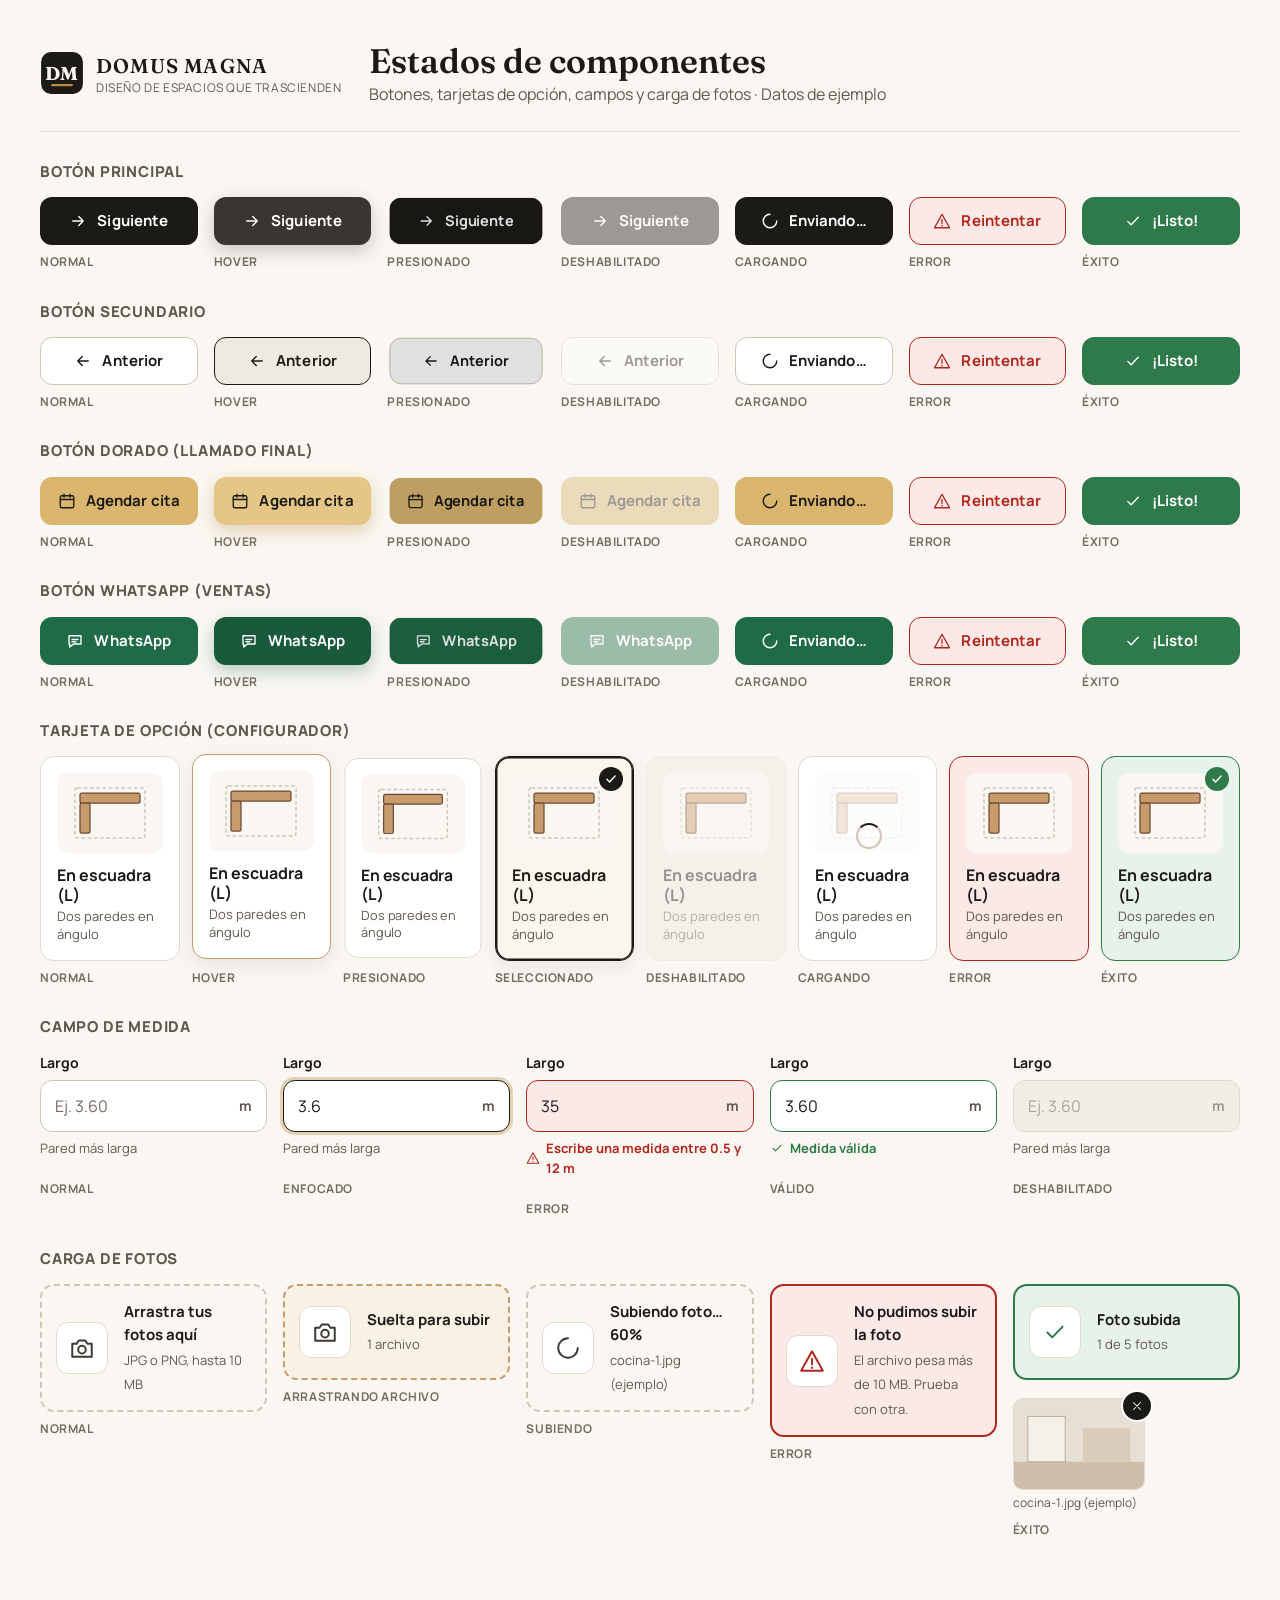
<file: estados.html>
<!doctype html><html lang="es-MX"><head><meta charset="utf-8"><meta name="viewport" content="width=device-width,initial-scale=1"><title>Estados de componentes — DOMUS MAGNA</title>
<link rel="stylesheet" href="styles.css"><link rel="stylesheet" href="wireframe.css"><script>(function(){var q=new URLSearchParams(location.search),c=document.documentElement.classList;if(q.get("modo")==="wireframe")c.add("wf");if(q.get("tema")==="oscuro")c.add("dark");})();</script></head>
<body class="sheet"><div class="sheet-in">
<header class="sheet-h"><a class="brand" href="#inicio" aria-label="DOMUS MAGNA — inicio"><span class="mono" aria-hidden="true"><svg viewBox="0 0 40 40"><rect x="1" y="1" width="38" height="38" rx="9" class="mono-bg"/><text x="20" y="26.5" text-anchor="middle" class="mono-t">DM</text><path d="M11 31h18" class="mono-l"/></svg></span><span class="wordmark"><b>DOMUS MAGNA</b><small>DISEÑO DE ESPACIOS QUE TRASCIENDEN</small></span></a><div><h1>Estados de componentes</h1><p>Botones, tarjetas de opción, campos y carga de fotos · Datos de ejemplo</p></div></header>
<section><h2>Botón principal</h2><div class="st-row"><div class="st-cell"><button type="button" class="btn btn-primary " ><svg class="ic" width="18" height="18" viewBox="0 0 24 24" fill="none" stroke="currentColor" stroke-width="1.8" stroke-linecap="round" stroke-linejoin="round" aria-hidden="true"><path d="M5 12h14M13 6l6 6-6 6"/></svg>Siguiente</button><small>Normal</small></div><div class="st-cell"><button type="button" class="btn btn-primary is-hover" ><svg class="ic" width="18" height="18" viewBox="0 0 24 24" fill="none" stroke="currentColor" stroke-width="1.8" stroke-linecap="round" stroke-linejoin="round" aria-hidden="true"><path d="M5 12h14M13 6l6 6-6 6"/></svg>Siguiente</button><small>Hover</small></div><div class="st-cell"><button type="button" class="btn btn-primary is-press" ><svg class="ic" width="18" height="18" viewBox="0 0 24 24" fill="none" stroke="currentColor" stroke-width="1.8" stroke-linecap="round" stroke-linejoin="round" aria-hidden="true"><path d="M5 12h14M13 6l6 6-6 6"/></svg>Siguiente</button><small>Presionado</small></div><div class="st-cell"><button type="button" class="btn btn-primary is-dis" disabled><svg class="ic" width="18" height="18" viewBox="0 0 24 24" fill="none" stroke="currentColor" stroke-width="1.8" stroke-linecap="round" stroke-linejoin="round" aria-hidden="true"><path d="M5 12h14M13 6l6 6-6 6"/></svg>Siguiente</button><small>Deshabilitado</small></div><div class="st-cell"><button type="button" class="btn btn-primary is-load" ><svg class="ic" width="18" height="18" viewBox="0 0 24 24" fill="none" stroke="currentColor" stroke-width="1.8" stroke-linecap="round" stroke-linejoin="round" aria-hidden="true"><path d="M12 3a9 9 0 1 0 9 9"/></svg>Enviando…</button><small>Cargando</small></div><div class="st-cell"><button type="button" class="btn btn-primary is-err" ><svg class="ic" width="18" height="18" viewBox="0 0 24 24" fill="none" stroke="currentColor" stroke-width="1.8" stroke-linecap="round" stroke-linejoin="round" aria-hidden="true"><path d="M12 3l10 18H2z"/><path d="M12 10v5M12 18v.5"/></svg>Reintentar</button><small>Error</small></div><div class="st-cell"><button type="button" class="btn btn-primary is-ok" ><svg class="ic" width="18" height="18" viewBox="0 0 24 24" fill="none" stroke="currentColor" stroke-width="1.8" stroke-linecap="round" stroke-linejoin="round" aria-hidden="true"><path d="M5 12.5l4.5 4.5L19 7"/></svg>¡Listo!</button><small>Éxito</small></div></div></section>
<section><h2>Botón secundario</h2><div class="st-row"><div class="st-cell"><button type="button" class="btn btn-ghost " ><svg class="ic" width="18" height="18" viewBox="0 0 24 24" fill="none" stroke="currentColor" stroke-width="1.8" stroke-linecap="round" stroke-linejoin="round" aria-hidden="true"><path d="M19 12H5M11 6l-6 6 6 6"/></svg>Anterior</button><small>Normal</small></div><div class="st-cell"><button type="button" class="btn btn-ghost is-hover" ><svg class="ic" width="18" height="18" viewBox="0 0 24 24" fill="none" stroke="currentColor" stroke-width="1.8" stroke-linecap="round" stroke-linejoin="round" aria-hidden="true"><path d="M19 12H5M11 6l-6 6 6 6"/></svg>Anterior</button><small>Hover</small></div><div class="st-cell"><button type="button" class="btn btn-ghost is-press" ><svg class="ic" width="18" height="18" viewBox="0 0 24 24" fill="none" stroke="currentColor" stroke-width="1.8" stroke-linecap="round" stroke-linejoin="round" aria-hidden="true"><path d="M19 12H5M11 6l-6 6 6 6"/></svg>Anterior</button><small>Presionado</small></div><div class="st-cell"><button type="button" class="btn btn-ghost is-dis" disabled><svg class="ic" width="18" height="18" viewBox="0 0 24 24" fill="none" stroke="currentColor" stroke-width="1.8" stroke-linecap="round" stroke-linejoin="round" aria-hidden="true"><path d="M19 12H5M11 6l-6 6 6 6"/></svg>Anterior</button><small>Deshabilitado</small></div><div class="st-cell"><button type="button" class="btn btn-ghost is-load" ><svg class="ic" width="18" height="18" viewBox="0 0 24 24" fill="none" stroke="currentColor" stroke-width="1.8" stroke-linecap="round" stroke-linejoin="round" aria-hidden="true"><path d="M12 3a9 9 0 1 0 9 9"/></svg>Enviando…</button><small>Cargando</small></div><div class="st-cell"><button type="button" class="btn btn-ghost is-err" ><svg class="ic" width="18" height="18" viewBox="0 0 24 24" fill="none" stroke="currentColor" stroke-width="1.8" stroke-linecap="round" stroke-linejoin="round" aria-hidden="true"><path d="M12 3l10 18H2z"/><path d="M12 10v5M12 18v.5"/></svg>Reintentar</button><small>Error</small></div><div class="st-cell"><button type="button" class="btn btn-ghost is-ok" ><svg class="ic" width="18" height="18" viewBox="0 0 24 24" fill="none" stroke="currentColor" stroke-width="1.8" stroke-linecap="round" stroke-linejoin="round" aria-hidden="true"><path d="M5 12.5l4.5 4.5L19 7"/></svg>¡Listo!</button><small>Éxito</small></div></div></section>
<section><h2>Botón dorado (llamado final)</h2><div class="st-row"><div class="st-cell"><button type="button" class="btn btn-gold " ><svg class="ic" width="18" height="18" viewBox="0 0 24 24" fill="none" stroke="currentColor" stroke-width="1.8" stroke-linecap="round" stroke-linejoin="round" aria-hidden="true"><rect x="3" y="5" width="18" height="16" rx="2"/><path d="M3 10h18M8 3v4M16 3v4"/></svg>Agendar cita</button><small>Normal</small></div><div class="st-cell"><button type="button" class="btn btn-gold is-hover" ><svg class="ic" width="18" height="18" viewBox="0 0 24 24" fill="none" stroke="currentColor" stroke-width="1.8" stroke-linecap="round" stroke-linejoin="round" aria-hidden="true"><rect x="3" y="5" width="18" height="16" rx="2"/><path d="M3 10h18M8 3v4M16 3v4"/></svg>Agendar cita</button><small>Hover</small></div><div class="st-cell"><button type="button" class="btn btn-gold is-press" ><svg class="ic" width="18" height="18" viewBox="0 0 24 24" fill="none" stroke="currentColor" stroke-width="1.8" stroke-linecap="round" stroke-linejoin="round" aria-hidden="true"><rect x="3" y="5" width="18" height="16" rx="2"/><path d="M3 10h18M8 3v4M16 3v4"/></svg>Agendar cita</button><small>Presionado</small></div><div class="st-cell"><button type="button" class="btn btn-gold is-dis" disabled><svg class="ic" width="18" height="18" viewBox="0 0 24 24" fill="none" stroke="currentColor" stroke-width="1.8" stroke-linecap="round" stroke-linejoin="round" aria-hidden="true"><rect x="3" y="5" width="18" height="16" rx="2"/><path d="M3 10h18M8 3v4M16 3v4"/></svg>Agendar cita</button><small>Deshabilitado</small></div><div class="st-cell"><button type="button" class="btn btn-gold is-load" ><svg class="ic" width="18" height="18" viewBox="0 0 24 24" fill="none" stroke="currentColor" stroke-width="1.8" stroke-linecap="round" stroke-linejoin="round" aria-hidden="true"><path d="M12 3a9 9 0 1 0 9 9"/></svg>Enviando…</button><small>Cargando</small></div><div class="st-cell"><button type="button" class="btn btn-gold is-err" ><svg class="ic" width="18" height="18" viewBox="0 0 24 24" fill="none" stroke="currentColor" stroke-width="1.8" stroke-linecap="round" stroke-linejoin="round" aria-hidden="true"><path d="M12 3l10 18H2z"/><path d="M12 10v5M12 18v.5"/></svg>Reintentar</button><small>Error</small></div><div class="st-cell"><button type="button" class="btn btn-gold is-ok" ><svg class="ic" width="18" height="18" viewBox="0 0 24 24" fill="none" stroke="currentColor" stroke-width="1.8" stroke-linecap="round" stroke-linejoin="round" aria-hidden="true"><path d="M5 12.5l4.5 4.5L19 7"/></svg>¡Listo!</button><small>Éxito</small></div></div></section>
<section><h2>Botón WhatsApp (ventas)</h2><div class="st-row"><div class="st-cell"><button type="button" class="btn btn-wa " ><svg class="ic" width="18" height="18" viewBox="0 0 24 24" fill="none" stroke="currentColor" stroke-width="1.8" stroke-linecap="round" stroke-linejoin="round" aria-hidden="true"><path d="M4 5h16v11H10l-5 4v-4H4z"/><path d="M8 10h8M8 13h5"/></svg>WhatsApp</button><small>Normal</small></div><div class="st-cell"><button type="button" class="btn btn-wa is-hover" ><svg class="ic" width="18" height="18" viewBox="0 0 24 24" fill="none" stroke="currentColor" stroke-width="1.8" stroke-linecap="round" stroke-linejoin="round" aria-hidden="true"><path d="M4 5h16v11H10l-5 4v-4H4z"/><path d="M8 10h8M8 13h5"/></svg>WhatsApp</button><small>Hover</small></div><div class="st-cell"><button type="button" class="btn btn-wa is-press" ><svg class="ic" width="18" height="18" viewBox="0 0 24 24" fill="none" stroke="currentColor" stroke-width="1.8" stroke-linecap="round" stroke-linejoin="round" aria-hidden="true"><path d="M4 5h16v11H10l-5 4v-4H4z"/><path d="M8 10h8M8 13h5"/></svg>WhatsApp</button><small>Presionado</small></div><div class="st-cell"><button type="button" class="btn btn-wa is-dis" disabled><svg class="ic" width="18" height="18" viewBox="0 0 24 24" fill="none" stroke="currentColor" stroke-width="1.8" stroke-linecap="round" stroke-linejoin="round" aria-hidden="true"><path d="M4 5h16v11H10l-5 4v-4H4z"/><path d="M8 10h8M8 13h5"/></svg>WhatsApp</button><small>Deshabilitado</small></div><div class="st-cell"><button type="button" class="btn btn-wa is-load" ><svg class="ic" width="18" height="18" viewBox="0 0 24 24" fill="none" stroke="currentColor" stroke-width="1.8" stroke-linecap="round" stroke-linejoin="round" aria-hidden="true"><path d="M12 3a9 9 0 1 0 9 9"/></svg>Enviando…</button><small>Cargando</small></div><div class="st-cell"><button type="button" class="btn btn-wa is-err" ><svg class="ic" width="18" height="18" viewBox="0 0 24 24" fill="none" stroke="currentColor" stroke-width="1.8" stroke-linecap="round" stroke-linejoin="round" aria-hidden="true"><path d="M12 3l10 18H2z"/><path d="M12 10v5M12 18v.5"/></svg>Reintentar</button><small>Error</small></div><div class="st-cell"><button type="button" class="btn btn-wa is-ok" ><svg class="ic" width="18" height="18" viewBox="0 0 24 24" fill="none" stroke="currentColor" stroke-width="1.8" stroke-linecap="round" stroke-linejoin="round" aria-hidden="true"><path d="M5 12.5l4.5 4.5L19 7"/></svg>¡Listo!</button><small>Éxito</small></div></div></section>
<section><h2>Tarjeta de opción (configurador)</h2><div class="st-row opt-row"><div class="st-cell opt-cell"><label class="opt " data-group="demo"><input type="radio" name="demo" value="x"><span class="opt-in"><span class="opt-art"><svg class="lay" viewBox="0 0 64 48" aria-hidden="true"><rect x="4" y="4" width="56" height="40" rx="2" class="room"/><rect x="8" y="8" width="48" height="8" rx="1.5" class="cab"/><rect x="8" y="16" width="8" height="24" rx="1.5" class="cab"/></svg></span><span class="opt-txt"><b>En escuadra (L)</b><small>Dos paredes en ángulo</small></span><span class="opt-check"><svg class="ic" width="14" height="14" viewBox="0 0 24 24" fill="none" stroke="currentColor" stroke-width="2.6" stroke-linecap="round" stroke-linejoin="round" aria-hidden="true"><path d="M5 12.5l4.5 4.5L19 7"/></svg></span></span></label><small>Normal</small></div><div class="st-cell opt-cell"><label class="opt is-hover" data-group="demois-hover"><input type="radio" name="demois-hover" value="x"><span class="opt-in"><span class="opt-art"><svg class="lay" viewBox="0 0 64 48" aria-hidden="true"><rect x="4" y="4" width="56" height="40" rx="2" class="room"/><rect x="8" y="8" width="48" height="8" rx="1.5" class="cab"/><rect x="8" y="16" width="8" height="24" rx="1.5" class="cab"/></svg></span><span class="opt-txt"><b>En escuadra (L)</b><small>Dos paredes en ángulo</small></span><span class="opt-check"><svg class="ic" width="14" height="14" viewBox="0 0 24 24" fill="none" stroke="currentColor" stroke-width="2.6" stroke-linecap="round" stroke-linejoin="round" aria-hidden="true"><path d="M5 12.5l4.5 4.5L19 7"/></svg></span></span></label><small>Hover</small></div><div class="st-cell opt-cell"><label class="opt is-press" data-group="demois-press"><input type="radio" name="demois-press" value="x"><span class="opt-in"><span class="opt-art"><svg class="lay" viewBox="0 0 64 48" aria-hidden="true"><rect x="4" y="4" width="56" height="40" rx="2" class="room"/><rect x="8" y="8" width="48" height="8" rx="1.5" class="cab"/><rect x="8" y="16" width="8" height="24" rx="1.5" class="cab"/></svg></span><span class="opt-txt"><b>En escuadra (L)</b><small>Dos paredes en ángulo</small></span><span class="opt-check"><svg class="ic" width="14" height="14" viewBox="0 0 24 24" fill="none" stroke="currentColor" stroke-width="2.6" stroke-linecap="round" stroke-linejoin="round" aria-hidden="true"><path d="M5 12.5l4.5 4.5L19 7"/></svg></span></span></label><small>Presionado</small></div><div class="st-cell opt-cell"><label class="opt is-sel" data-group="demois-sel"><input type="radio" name="demois-sel" value="x"><span class="opt-in"><span class="opt-art"><svg class="lay" viewBox="0 0 64 48" aria-hidden="true"><rect x="4" y="4" width="56" height="40" rx="2" class="room"/><rect x="8" y="8" width="48" height="8" rx="1.5" class="cab"/><rect x="8" y="16" width="8" height="24" rx="1.5" class="cab"/></svg></span><span class="opt-txt"><b>En escuadra (L)</b><small>Dos paredes en ángulo</small></span><span class="opt-check"><svg class="ic" width="14" height="14" viewBox="0 0 24 24" fill="none" stroke="currentColor" stroke-width="2.6" stroke-linecap="round" stroke-linejoin="round" aria-hidden="true"><path d="M5 12.5l4.5 4.5L19 7"/></svg></span></span></label><small>Seleccionado</small></div><div class="st-cell opt-cell"><label class="opt is-dis" data-group="demois-dis"><input type="radio" name="demois-dis" value="x"><span class="opt-in"><span class="opt-art"><svg class="lay" viewBox="0 0 64 48" aria-hidden="true"><rect x="4" y="4" width="56" height="40" rx="2" class="room"/><rect x="8" y="8" width="48" height="8" rx="1.5" class="cab"/><rect x="8" y="16" width="8" height="24" rx="1.5" class="cab"/></svg></span><span class="opt-txt"><b>En escuadra (L)</b><small>Dos paredes en ángulo</small></span><span class="opt-check"><svg class="ic" width="14" height="14" viewBox="0 0 24 24" fill="none" stroke="currentColor" stroke-width="2.6" stroke-linecap="round" stroke-linejoin="round" aria-hidden="true"><path d="M5 12.5l4.5 4.5L19 7"/></svg></span></span></label><small>Deshabilitado</small></div><div class="st-cell opt-cell"><label class="opt is-load" data-group="demois-load"><input type="radio" name="demois-load" value="x"><span class="opt-in"><span class="opt-art"><svg class="lay" viewBox="0 0 64 48" aria-hidden="true"><rect x="4" y="4" width="56" height="40" rx="2" class="room"/><rect x="8" y="8" width="48" height="8" rx="1.5" class="cab"/><rect x="8" y="16" width="8" height="24" rx="1.5" class="cab"/></svg></span><span class="opt-txt"><b>En escuadra (L)</b><small>Dos paredes en ángulo</small></span><span class="opt-check"><svg class="ic" width="14" height="14" viewBox="0 0 24 24" fill="none" stroke="currentColor" stroke-width="2.6" stroke-linecap="round" stroke-linejoin="round" aria-hidden="true"><path d="M5 12.5l4.5 4.5L19 7"/></svg></span></span></label><small>Cargando</small></div><div class="st-cell opt-cell"><label class="opt is-err" data-group="demois-err"><input type="radio" name="demois-err" value="x"><span class="opt-in"><span class="opt-art"><svg class="lay" viewBox="0 0 64 48" aria-hidden="true"><rect x="4" y="4" width="56" height="40" rx="2" class="room"/><rect x="8" y="8" width="48" height="8" rx="1.5" class="cab"/><rect x="8" y="16" width="8" height="24" rx="1.5" class="cab"/></svg></span><span class="opt-txt"><b>En escuadra (L)</b><small>Dos paredes en ángulo</small></span><span class="opt-check"><svg class="ic" width="14" height="14" viewBox="0 0 24 24" fill="none" stroke="currentColor" stroke-width="2.6" stroke-linecap="round" stroke-linejoin="round" aria-hidden="true"><path d="M5 12.5l4.5 4.5L19 7"/></svg></span></span></label><small>Error</small></div><div class="st-cell opt-cell"><label class="opt is-ok" data-group="demois-ok"><input type="radio" name="demois-ok" value="x"><span class="opt-in"><span class="opt-art"><svg class="lay" viewBox="0 0 64 48" aria-hidden="true"><rect x="4" y="4" width="56" height="40" rx="2" class="room"/><rect x="8" y="8" width="48" height="8" rx="1.5" class="cab"/><rect x="8" y="16" width="8" height="24" rx="1.5" class="cab"/></svg></span><span class="opt-txt"><b>En escuadra (L)</b><small>Dos paredes en ángulo</small></span><span class="opt-check"><svg class="ic" width="14" height="14" viewBox="0 0 24 24" fill="none" stroke="currentColor" stroke-width="2.6" stroke-linecap="round" stroke-linejoin="round" aria-hidden="true"><path d="M5 12.5l4.5 4.5L19 7"/></svg></span></span></label><small>Éxito</small></div></div></section>
<section><h2>Campo de medida</h2><div class="st-row f-row"><div class="st-cell"><div class="field "><label>Largo</label><div class="inp"><input value="" placeholder="Ej. 3.60" ><span class="unit">m</span></div><small class="help">Pared más larga</small></div><small class="st-lbl">Normal</small></div><div class="st-cell"><div class="field is-focus"><label>Largo</label><div class="inp"><input value="3.6" placeholder="Ej. 3.60" ><span class="unit">m</span></div><small class="help">Pared más larga</small></div><small class="st-lbl">Enfocado</small></div><div class="st-cell"><div class="field is-err"><label>Largo</label><div class="inp"><input value="35" placeholder="Ej. 3.60" ><span class="unit">m</span></div><small class="err"><svg class="ic" width="14" height="14" viewBox="0 0 24 24" fill="none" stroke="currentColor" stroke-width="1.8" stroke-linecap="round" stroke-linejoin="round" aria-hidden="true"><path d="M12 3l10 18H2z"/><path d="M12 10v5M12 18v.5"/></svg> <span>Escribe una medida entre 0.5 y 12 m</span></small></div><small class="st-lbl">Error</small></div><div class="st-cell"><div class="field is-ok"><label>Largo</label><div class="inp"><input value="3.60" placeholder="Ej. 3.60" ><span class="unit">m</span></div><small class="okm"><svg class="ic" width="14" height="14" viewBox="0 0 24 24" fill="none" stroke="currentColor" stroke-width="1.8" stroke-linecap="round" stroke-linejoin="round" aria-hidden="true"><path d="M5 12.5l4.5 4.5L19 7"/></svg> <span>Medida válida</span></small></div><small class="st-lbl">Válido</small></div><div class="st-cell"><div class="field is-dis"><label>Largo</label><div class="inp"><input value="" placeholder="Ej. 3.60" disabled><span class="unit">m</span></div><small class="help">Pared más larga</small></div><small class="st-lbl">Deshabilitado</small></div></div></section>
<section><h2>Carga de fotos</h2><div class="st-row f-row"><div class="st-cell"><label class="drop "><span class="drop-ic"><svg class="ic" width="26" height="26" viewBox="0 0 24 24" fill="none" stroke="currentColor" stroke-width="1.8" stroke-linecap="round" stroke-linejoin="round" aria-hidden="true"><path d="M3 8h4l2-3h6l2 3h4v12H3z"/><circle cx="12" cy="13.5" r="3.5"/></svg></span><span class="drop-t"><b>Arrastra tus fotos aquí</b><small>JPG o PNG, hasta 10 MB</small></span></label><small class="st-lbl">Normal</small></div><div class="st-cell"><label class="drop is-hover"><span class="drop-ic"><svg class="ic" width="26" height="26" viewBox="0 0 24 24" fill="none" stroke="currentColor" stroke-width="1.8" stroke-linecap="round" stroke-linejoin="round" aria-hidden="true"><path d="M3 8h4l2-3h6l2 3h4v12H3z"/><circle cx="12" cy="13.5" r="3.5"/></svg></span><span class="drop-t"><b>Suelta para subir</b><small>1 archivo</small></span></label><small class="st-lbl">Arrastrando archivo</small></div><div class="st-cell"><label class="drop is-load"><span class="drop-ic"><svg class="ic" width="26" height="26" viewBox="0 0 24 24" fill="none" stroke="currentColor" stroke-width="1.8" stroke-linecap="round" stroke-linejoin="round" aria-hidden="true"><path d="M12 3a9 9 0 1 0 9 9"/></svg></span><span class="drop-t"><b>Subiendo foto… 60%</b><small>cocina-1.jpg (ejemplo)</small></span></label><small class="st-lbl">Subiendo</small></div><div class="st-cell"><label class="drop is-err"><span class="drop-ic"><svg class="ic" width="26" height="26" viewBox="0 0 24 24" fill="none" stroke="currentColor" stroke-width="1.8" stroke-linecap="round" stroke-linejoin="round" aria-hidden="true"><path d="M12 3l10 18H2z"/><path d="M12 10v5M12 18v.5"/></svg></span><span class="drop-t"><b>No pudimos subir la foto</b><small>El archivo pesa más de 10 MB. Prueba con otra.</small></span></label><small class="st-lbl">Error</small></div><div class="st-cell"><label class="drop is-ok"><span class="drop-ic"><svg class="ic" width="26" height="26" viewBox="0 0 24 24" fill="none" stroke="currentColor" stroke-width="1.8" stroke-linecap="round" stroke-linejoin="round" aria-hidden="true"><path d="M5 12.5l4.5 4.5L19 7"/></svg></span><span class="drop-t"><b>Foto subida</b><small>1 de 5 fotos</small></span></label><ul class="thumbs"><li class="th"><span class="th-img"></span><span class="th-n">cocina-1.jpg (ejemplo)</span><button class="th-x" aria-label="Quitar"><svg class="ic" width="14" height="14" viewBox="0 0 24 24" fill="none" stroke="currentColor" stroke-width="1.8" stroke-linecap="round" stroke-linejoin="round" aria-hidden="true"><path d="M6 6l12 12M18 6L6 18"/></svg></button></li></ul><small class="st-lbl">Éxito</small></div></div></section>
</div></body></html>
</file>
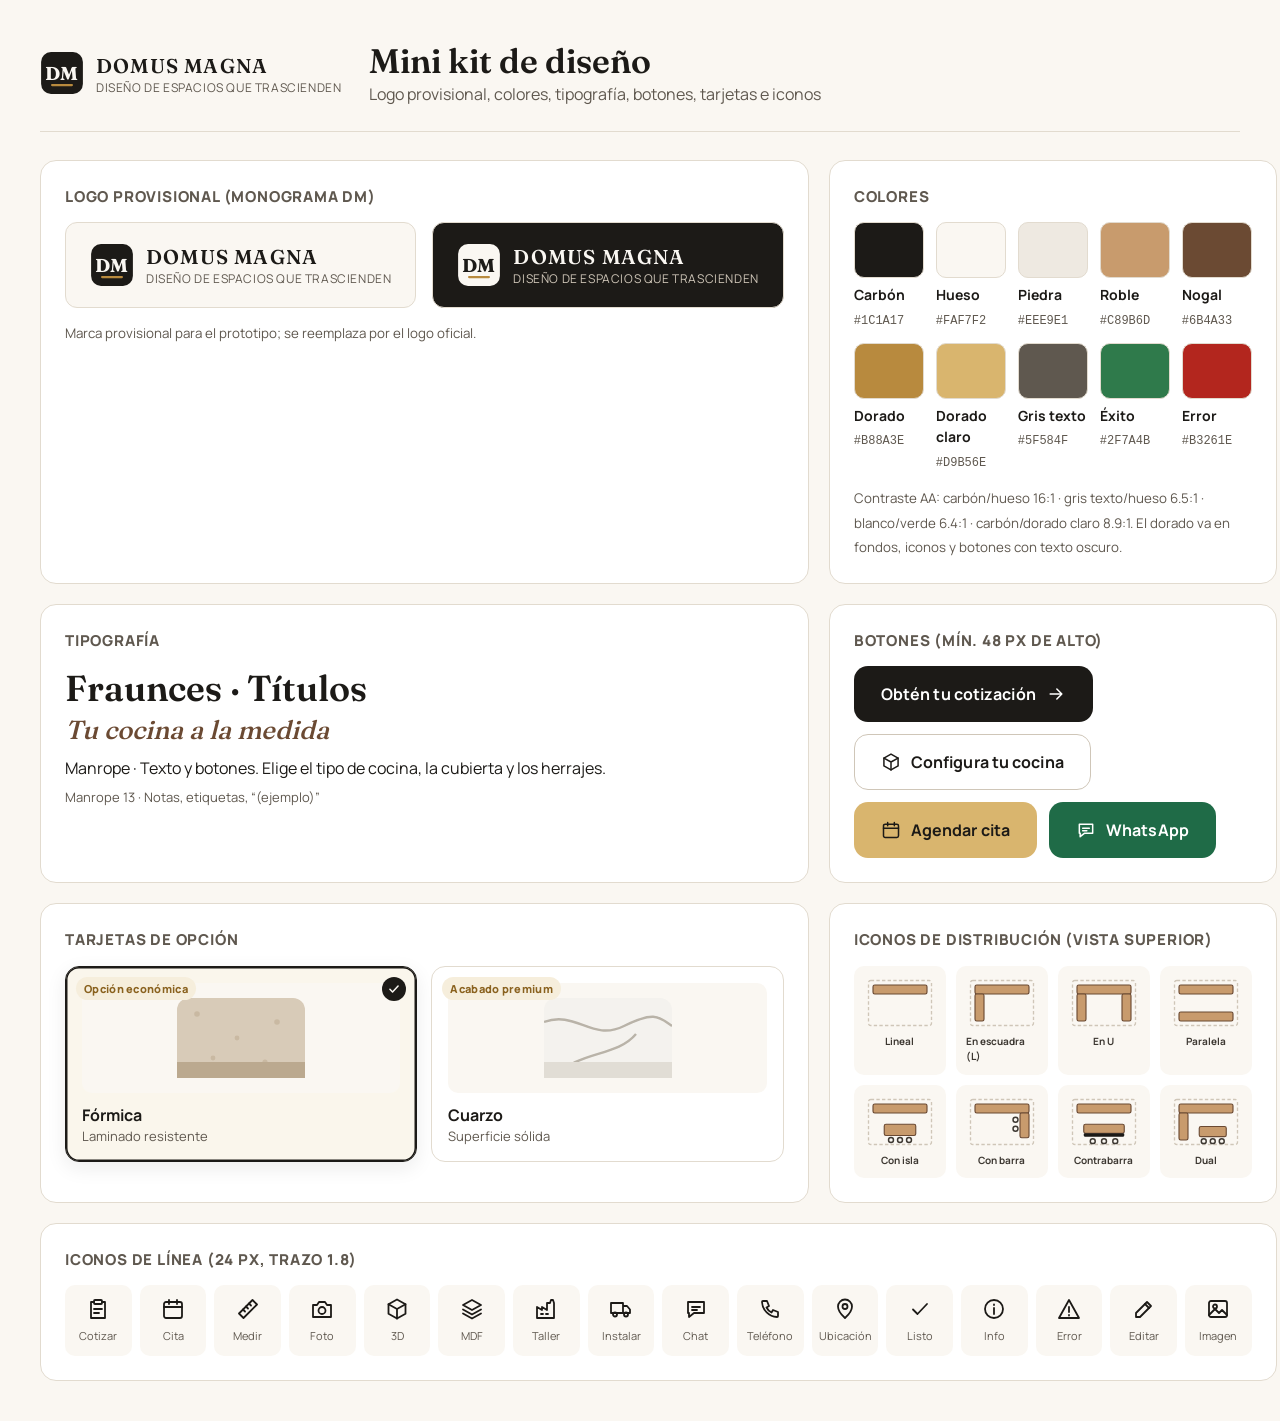
<file: kit.html>
<!doctype html><html lang="es-MX"><head><meta charset="utf-8"><meta name="viewport" content="width=device-width,initial-scale=1"><title>Mini kit de diseño — DOMUS MAGNA</title>
<link rel="stylesheet" href="styles.css"><link rel="stylesheet" href="wireframe.css"><script>(function(){var q=new URLSearchParams(location.search),c=document.documentElement.classList;if(q.get("modo")==="wireframe")c.add("wf");if(q.get("tema")==="oscuro")c.add("dark");})();</script></head>
<body class="sheet"><div class="sheet-in">
<header class="sheet-h"><a class="brand" href="#inicio" aria-label="DOMUS MAGNA — inicio"><span class="mono" aria-hidden="true"><svg viewBox="0 0 40 40"><rect x="1" y="1" width="38" height="38" rx="9" class="mono-bg"/><text x="20" y="26.5" text-anchor="middle" class="mono-t">DM</text><path d="M11 31h18" class="mono-l"/></svg></span><span class="wordmark"><b>DOMUS MAGNA</b><small>DISEÑO DE ESPACIOS QUE TRASCIENDEN</small></span></a><div><h1>Mini kit de diseño</h1><p>Logo provisional, colores, tipografía, botones, tarjetas e iconos</p></div></header>
<div class="k-grid">
<section class="k-box"><h2>Logo provisional (monograma DM)</h2><div class="k-logos"><div class="k-logo"><a class="brand" href="#inicio" aria-label="DOMUS MAGNA — inicio"><span class="mono" aria-hidden="true"><svg viewBox="0 0 40 40"><rect x="1" y="1" width="38" height="38" rx="9" class="mono-bg"/><text x="20" y="26.5" text-anchor="middle" class="mono-t">DM</text><path d="M11 31h18" class="mono-l"/></svg></span><span class="wordmark"><b>DOMUS MAGNA</b><small>DISEÑO DE ESPACIOS QUE TRASCIENDEN</small></span></a></div><div class="k-logo inv"><a class="brand" href="#inicio" aria-label="DOMUS MAGNA — inicio"><span class="mono" aria-hidden="true"><svg viewBox="0 0 40 40"><rect x="1" y="1" width="38" height="38" rx="9" class="mono-bg"/><text x="20" y="26.5" text-anchor="middle" class="mono-t">DM</text><path d="M11 31h18" class="mono-l"/></svg></span><span class="wordmark"><b>DOMUS MAGNA</b><small>DISEÑO DE ESPACIOS QUE TRASCIENDEN</small></span></a></div></div><small class="muted">Marca provisional para el prototipo; se reemplaza por el logo oficial.</small></section>
<section class="k-box"><h2>Colores</h2><div class="k-cols"><div class="k-col"><span style="background:var(--ink)"></span><b>Carbón</b><small>#1C1A17</small></div><div class="k-col"><span style="background:var(--paper)"></span><b>Hueso</b><small>#FAF7F2</small></div><div class="k-col"><span style="background:var(--stone)"></span><b>Piedra</b><small>#EEE9E1</small></div><div class="k-col"><span style="background:var(--oak)"></span><b>Roble</b><small>#C89B6D</small></div><div class="k-col"><span style="background:var(--walnut)"></span><b>Nogal</b><small>#6B4A33</small></div><div class="k-col"><span style="background:var(--gold)"></span><b>Dorado</b><small>#B88A3E</small></div><div class="k-col"><span style="background:var(--gold-l)"></span><b>Dorado claro</b><small>#D9B56E</small></div><div class="k-col"><span style="background:var(--muted)"></span><b>Gris texto</b><small>#5F584F</small></div><div class="k-col"><span style="background:var(--ok)"></span><b>Éxito</b><small>#2F7A4B</small></div><div class="k-col"><span style="background:var(--err)"></span><b>Error</b><small>#B3261E</small></div></div><small class="muted">Contraste AA: carbón/hueso 16:1 · gris texto/hueso 6.5:1 · blanco/verde 6.4:1 · carbón/dorado claro 8.9:1. El dorado va en fondos, iconos y botones con texto oscuro.</small></section>
<section class="k-box"><h2>Tipografía</h2><div class="k-type"><div class="t-h1">Fraunces · Títulos</div><div class="t-h2">Tu cocina a la medida</div><div class="t-b">Manrope · Texto y botones. Elige el tipo de cocina, la cubierta y los herrajes.</div><div class="t-s">Manrope 13 · Notas, etiquetas, “(ejemplo)”</div></div></section>
<section class="k-box"><h2>Botones (mín. 48 px de alto)</h2><div class="k-btns"><button class="btn btn-primary btn-lg">Obtén tu cotización <svg class="ic" width="20" height="20" viewBox="0 0 24 24" fill="none" stroke="currentColor" stroke-width="1.8" stroke-linecap="round" stroke-linejoin="round" aria-hidden="true"><path d="M5 12h14M13 6l6 6-6 6"/></svg></button><button class="btn btn-ghost btn-lg"><svg class="ic" width="20" height="20" viewBox="0 0 24 24" fill="none" stroke="currentColor" stroke-width="1.8" stroke-linecap="round" stroke-linejoin="round" aria-hidden="true"><path d="M12 2.5l8.5 4.8v9.4L12 21.5l-8.5-4.8V7.3z"/><path d="M12 12l8.5-4.7M12 12L3.5 7.3M12 12v9.5"/></svg> Configura tu cocina</button><button class="btn btn-gold btn-lg"><svg class="ic" width="20" height="20" viewBox="0 0 24 24" fill="none" stroke="currentColor" stroke-width="1.8" stroke-linecap="round" stroke-linejoin="round" aria-hidden="true"><rect x="3" y="5" width="18" height="16" rx="2"/><path d="M3 10h18M8 3v4M16 3v4"/></svg> Agendar cita</button><button class="btn btn-wa btn-lg"><svg class="ic" width="20" height="20" viewBox="0 0 24 24" fill="none" stroke="currentColor" stroke-width="1.8" stroke-linecap="round" stroke-linejoin="round" aria-hidden="true"><path d="M4 5h16v11H10l-5 4v-4H4z"/><path d="M8 10h8M8 13h5"/></svg> WhatsApp</button></div></section>
<section class="k-box"><h2>Tarjetas de opción</h2><div class="opts opts-2"><label class="opt" data-group="k1"><input checked type="radio" name="k1" value="a"><span class="opt-in"><span class="badge">Opción económica</span><span class="opt-art"><svg class="sw" viewBox="0 0 64 40"><rect width="64" height="40" rx="6" fill="#D8CBB8"/><g fill="#C9B9A2"><circle cx="10" cy="8" r="1.4"/><circle cx="30" cy="20" r="1.2"/><circle cx="50" cy="12" r="1.4"/><circle cx="18" cy="30" r="1.2"/><circle cx="44" cy="32" r="1.3"/></g><rect y="32" width="64" height="8" fill="#BBA98F"/></svg></span><span class="opt-txt"><b>Fórmica</b><small>Laminado resistente</small></span><span class="opt-check"><svg class="ic" width="14" height="14" viewBox="0 0 24 24" fill="none" stroke="currentColor" stroke-width="2.6" stroke-linecap="round" stroke-linejoin="round" aria-hidden="true"><path d="M5 12.5l4.5 4.5L19 7"/></svg></span></span></label><label class="opt" data-group="k2"><input type="radio" name="k2" value="b"><span class="opt-in"><span class="badge">Acabado premium</span><span class="opt-art"><svg class="sw" viewBox="0 0 64 40"><rect width="64" height="40" rx="6" fill="#F4F2EE"/><path d="M0 12c16-6 24 10 40 2s18-4 24 0M6 40c10-14 30-10 40-22" stroke="#B9B3A8" fill="none" stroke-width="1.2"/><rect y="32" width="64" height="8" fill="#E1DDD5"/></svg></span><span class="opt-txt"><b>Cuarzo</b><small>Superficie sólida</small></span><span class="opt-check"><svg class="ic" width="14" height="14" viewBox="0 0 24 24" fill="none" stroke="currentColor" stroke-width="2.6" stroke-linecap="round" stroke-linejoin="round" aria-hidden="true"><path d="M5 12.5l4.5 4.5L19 7"/></svg></span></span></label></div></section>
<section class="k-box"><h2>Iconos de distribución (vista superior)</h2><div class="k-lays"><span class="k-lay"><svg class="lay" viewBox="0 0 64 48" aria-hidden="true"><rect x="4" y="4" width="56" height="40" rx="2" class="room"/><rect x="8" y="8" width="48" height="8" rx="1.5" class="cab"/></svg><small>Lineal</small></span><span class="k-lay"><svg class="lay" viewBox="0 0 64 48" aria-hidden="true"><rect x="4" y="4" width="56" height="40" rx="2" class="room"/><rect x="8" y="8" width="48" height="8" rx="1.5" class="cab"/><rect x="8" y="16" width="8" height="24" rx="1.5" class="cab"/></svg><small>En escuadra (L)</small></span><span class="k-lay"><svg class="lay" viewBox="0 0 64 48" aria-hidden="true"><rect x="4" y="4" width="56" height="40" rx="2" class="room"/><rect x="8" y="8" width="48" height="8" rx="1.5" class="cab"/><rect x="8" y="16" width="8" height="24" rx="1.5" class="cab"/><rect x="48" y="16" width="8" height="24" rx="1.5" class="cab"/></svg><small>En U</small></span><span class="k-lay"><svg class="lay" viewBox="0 0 64 48" aria-hidden="true"><rect x="4" y="4" width="56" height="40" rx="2" class="room"/><rect x="8" y="8" width="48" height="8" rx="1.5" class="cab"/><rect x="8" y="32" width="48" height="8" rx="1.5" class="cab"/></svg><small>Paralela</small></span><span class="k-lay"><svg class="lay" viewBox="0 0 64 48" aria-hidden="true"><rect x="4" y="4" width="56" height="40" rx="2" class="room"/><rect x="8" y="8" width="48" height="8" rx="1.5" class="cab"/><rect x="18" y="26" width="28" height="10" rx="1.5" class="cab"/><circle cx="24" cy="40" r="2.2" class="stool"/><circle cx="32" cy="40" r="2.2" class="stool"/><circle cx="40" cy="40" r="2.2" class="stool"/></svg><small>Con isla</small></span><span class="k-lay"><svg class="lay" viewBox="0 0 64 48" aria-hidden="true"><rect x="4" y="4" width="56" height="40" rx="2" class="room"/><rect x="8" y="8" width="48" height="8" rx="1.5" class="cab"/><rect x="48" y="16" width="8" height="22" rx="1.5" class="cab"/><circle cx="44" cy="22" r="2.2" class="stool"/><circle cx="44" cy="30" r="2.2" class="stool"/></svg><small>Con barra</small></span><span class="k-lay"><svg class="lay" viewBox="0 0 64 48" aria-hidden="true"><rect x="4" y="4" width="56" height="40" rx="2" class="room"/><rect x="8" y="8" width="48" height="8" rx="1.5" class="cab"/><rect x="14" y="26" width="36" height="8" rx="1.5" class="cab"/><rect x="14" y="34" width="36" height="3" rx="1" class="raise"/><circle cx="22" cy="41" r="2.2" class="stool"/><circle cx="32" cy="41" r="2.2" class="stool"/><circle cx="42" cy="41" r="2.2" class="stool"/></svg><small>Contrabarra</small></span><span class="k-lay"><svg class="lay" viewBox="0 0 64 48" aria-hidden="true"><rect x="4" y="4" width="56" height="40" rx="2" class="room"/><rect x="8" y="8" width="48" height="8" rx="1.5" class="cab"/><rect x="8" y="16" width="8" height="24" rx="1.5" class="cab"/><rect x="26" y="28" width="24" height="9" rx="1.5" class="cab"/><circle cx="30" cy="41" r="2.2" class="stool"/><circle cx="38" cy="41" r="2.2" class="stool"/><circle cx="46" cy="41" r="2.2" class="stool"/></svg><small>Dual</small></span></div></section>
<section class="k-box wide"><h2>Iconos de línea (24 px, trazo 1.8)</h2><div class="k-icons"><span class="k-ic"><svg class="ic" width="24" height="24" viewBox="0 0 24 24" fill="none" stroke="currentColor" stroke-width="1.8" stroke-linecap="round" stroke-linejoin="round" aria-hidden="true"><rect x="8" y="3" width="8" height="4" rx="1"/><path d="M8 5H5v16h14V5h-3M8 12h8M8 16h5"/></svg><small>Cotizar</small></span><span class="k-ic"><svg class="ic" width="24" height="24" viewBox="0 0 24 24" fill="none" stroke="currentColor" stroke-width="1.8" stroke-linecap="round" stroke-linejoin="round" aria-hidden="true"><rect x="3" y="5" width="18" height="16" rx="2"/><path d="M3 10h18M8 3v4M16 3v4"/></svg><small>Cita</small></span><span class="k-ic"><svg class="ic" width="24" height="24" viewBox="0 0 24 24" fill="none" stroke="currentColor" stroke-width="1.8" stroke-linecap="round" stroke-linejoin="round" aria-hidden="true"><path d="M3 16.5L16.5 3 21 7.5 7.5 21z"/><path d="M7 12.5l2 2M10 9.5l2 2M13 6.5l2 2"/></svg><small>Medir</small></span><span class="k-ic"><svg class="ic" width="24" height="24" viewBox="0 0 24 24" fill="none" stroke="currentColor" stroke-width="1.8" stroke-linecap="round" stroke-linejoin="round" aria-hidden="true"><path d="M3 8h4l2-3h6l2 3h4v12H3z"/><circle cx="12" cy="13.5" r="3.5"/></svg><small>Foto</small></span><span class="k-ic"><svg class="ic" width="24" height="24" viewBox="0 0 24 24" fill="none" stroke="currentColor" stroke-width="1.8" stroke-linecap="round" stroke-linejoin="round" aria-hidden="true"><path d="M12 2.5l8.5 4.8v9.4L12 21.5l-8.5-4.8V7.3z"/><path d="M12 12l8.5-4.7M12 12L3.5 7.3M12 12v9.5"/></svg><small>3D</small></span><span class="k-ic"><svg class="ic" width="24" height="24" viewBox="0 0 24 24" fill="none" stroke="currentColor" stroke-width="1.8" stroke-linecap="round" stroke-linejoin="round" aria-hidden="true"><path d="M12 3l9 5-9 5-9-5z"/><path d="M3 12.5l9 5 9-5M3 16.5l9 5 9-5"/></svg><small>MDF</small></span><span class="k-ic"><svg class="ic" width="24" height="24" viewBox="0 0 24 24" fill="none" stroke="currentColor" stroke-width="1.8" stroke-linecap="round" stroke-linejoin="round" aria-hidden="true"><path d="M3 21V10l5 3v-3l5 3V6h3l1-3h2l1 3v15z"/><path d="M7 17h2M12 17h2"/></svg><small>Taller</small></span><span class="k-ic"><svg class="ic" width="24" height="24" viewBox="0 0 24 24" fill="none" stroke="currentColor" stroke-width="1.8" stroke-linecap="round" stroke-linejoin="round" aria-hidden="true"><path d="M2 6h12v10H2zM14 9h4l3 3.5V16h-7z"/><circle cx="6" cy="17.5" r="2"/><circle cx="17" cy="17.5" r="2"/></svg><small>Instalar</small></span><span class="k-ic"><svg class="ic" width="24" height="24" viewBox="0 0 24 24" fill="none" stroke="currentColor" stroke-width="1.8" stroke-linecap="round" stroke-linejoin="round" aria-hidden="true"><path d="M4 5h16v11H10l-5 4v-4H4z"/><path d="M8 10h8M8 13h5"/></svg><small>Chat</small></span><span class="k-ic"><svg class="ic" width="24" height="24" viewBox="0 0 24 24" fill="none" stroke="currentColor" stroke-width="1.8" stroke-linecap="round" stroke-linejoin="round" aria-hidden="true"><path d="M5 4h4l2 5-2.5 1.5a11 11 0 0 0 5 5L15 13l5 2v4a1 1 0 0 1-1 1A16 16 0 0 1 4 5a1 1 0 0 1 1-1z"/></svg><small>Teléfono</small></span><span class="k-ic"><svg class="ic" width="24" height="24" viewBox="0 0 24 24" fill="none" stroke="currentColor" stroke-width="1.8" stroke-linecap="round" stroke-linejoin="round" aria-hidden="true"><path d="M12 21s-7-6.2-7-11.5a7 7 0 0 1 14 0C19 14.8 12 21 12 21z"/><circle cx="12" cy="9.5" r="2.5"/></svg><small>Ubicación</small></span><span class="k-ic"><svg class="ic" width="24" height="24" viewBox="0 0 24 24" fill="none" stroke="currentColor" stroke-width="1.8" stroke-linecap="round" stroke-linejoin="round" aria-hidden="true"><path d="M5 12.5l4.5 4.5L19 7"/></svg><small>Listo</small></span><span class="k-ic"><svg class="ic" width="24" height="24" viewBox="0 0 24 24" fill="none" stroke="currentColor" stroke-width="1.8" stroke-linecap="round" stroke-linejoin="round" aria-hidden="true"><circle cx="12" cy="12" r="9"/><path d="M12 11v6M12 7.5v.5"/></svg><small>Info</small></span><span class="k-ic"><svg class="ic" width="24" height="24" viewBox="0 0 24 24" fill="none" stroke="currentColor" stroke-width="1.8" stroke-linecap="round" stroke-linejoin="round" aria-hidden="true"><path d="M12 3l10 18H2z"/><path d="M12 10v5M12 18v.5"/></svg><small>Error</small></span><span class="k-ic"><svg class="ic" width="24" height="24" viewBox="0 0 24 24" fill="none" stroke="currentColor" stroke-width="1.8" stroke-linecap="round" stroke-linejoin="round" aria-hidden="true"><path d="M4 20h4L19 9l-4-4L4 16z"/><path d="M13 7l4 4"/></svg><small>Editar</small></span><span class="k-ic"><svg class="ic" width="24" height="24" viewBox="0 0 24 24" fill="none" stroke="currentColor" stroke-width="1.8" stroke-linecap="round" stroke-linejoin="round" aria-hidden="true"><rect x="3" y="4" width="18" height="16" rx="2"/><circle cx="9" cy="9.5" r="2"/><path d="M3 18l6-6 4 4 3-3 5 5"/></svg><small>Imagen</small></span></div></section>
</div></div></body></html>
</file>
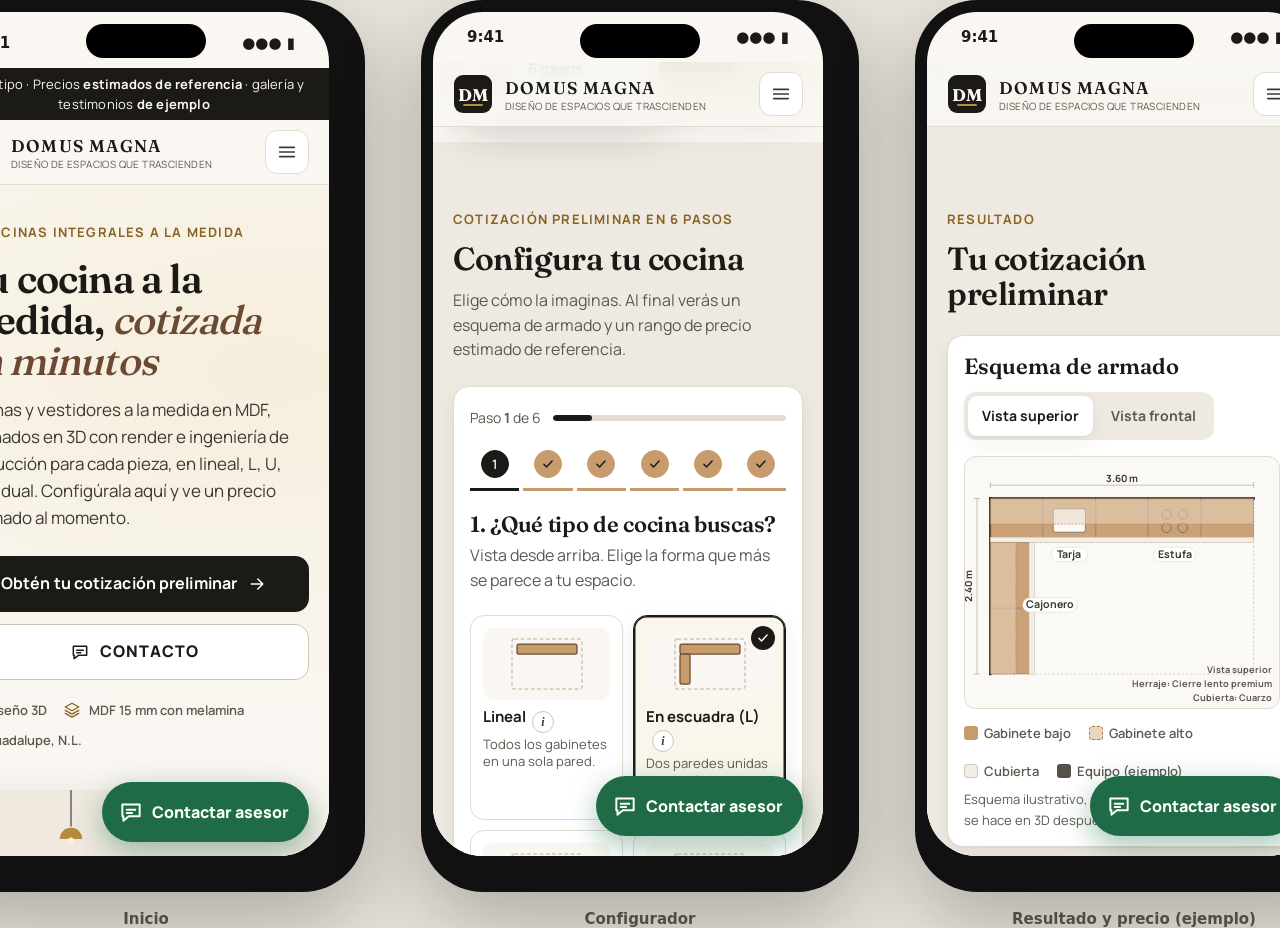
<file: marco-iphone.html>
<!doctype html><html lang="es-MX"><head><meta charset="utf-8"><title>Vista en celular (marco tipo iPhone, ilustrativo)</title>
<style>body{margin:0;background:#E9E4DC;display:flex;gap:56px;justify-content:center;align-items:center;min-height:100vh;font-family:Manrope,system-ui,sans-serif}
.wf body,body.wf{background:#E0E0E0}
.ph{width:414px;height:868px;border-radius:62px;background:#111;padding:12px;box-shadow:0 30px 80px rgba(0,0,0,.25);position:relative}
.scr{width:390px;height:844px;border-radius:50px;overflow:hidden;background:#FAF7F2}.sb{height:50px;display:flex;align-items:center;justify-content:space-between;padding:6px 34px 0;font:700 15px Manrope,system-ui,sans-serif;color:#1C1A17}.ph iframe{width:390px;height:794px;border:0;display:block;background:#fff}
.isl{position:absolute;top:24px;left:50%;transform:translateX(-50%);width:120px;height:34px;border-radius:20px;background:#000;z-index:2}
.cap{text-align:center;margin-top:18px;font-weight:700;color:#5F584F;font-size:15px}</style></head><body>
<script>
var q=new URLSearchParams(location.search),m=q.get("modo")==="wireframe"?"modo=wireframe&":"";if(m){document.body.style.background="#E0E0E0";document.write("<style>.scr{background:#EEEEEE}.cap{color:#555}</style>")}
[["demo=1","Inicio"],["demo=1&paso=1#configurador","Configurador"],["demo=1#resultado","Resultado y precio (ejemplo)"]].forEach(function(v){
 document.write('<div><div class="ph"><div class="isl"></div><div class="scr"><div class="sb"><span>9:41</span><span>●●● ▮</span></div><iframe src="index.html?'+m+v[0]+'"></iframe></div></div><div class="cap">'+v[1]+'</div></div>');});
</script></body></html>
</file>
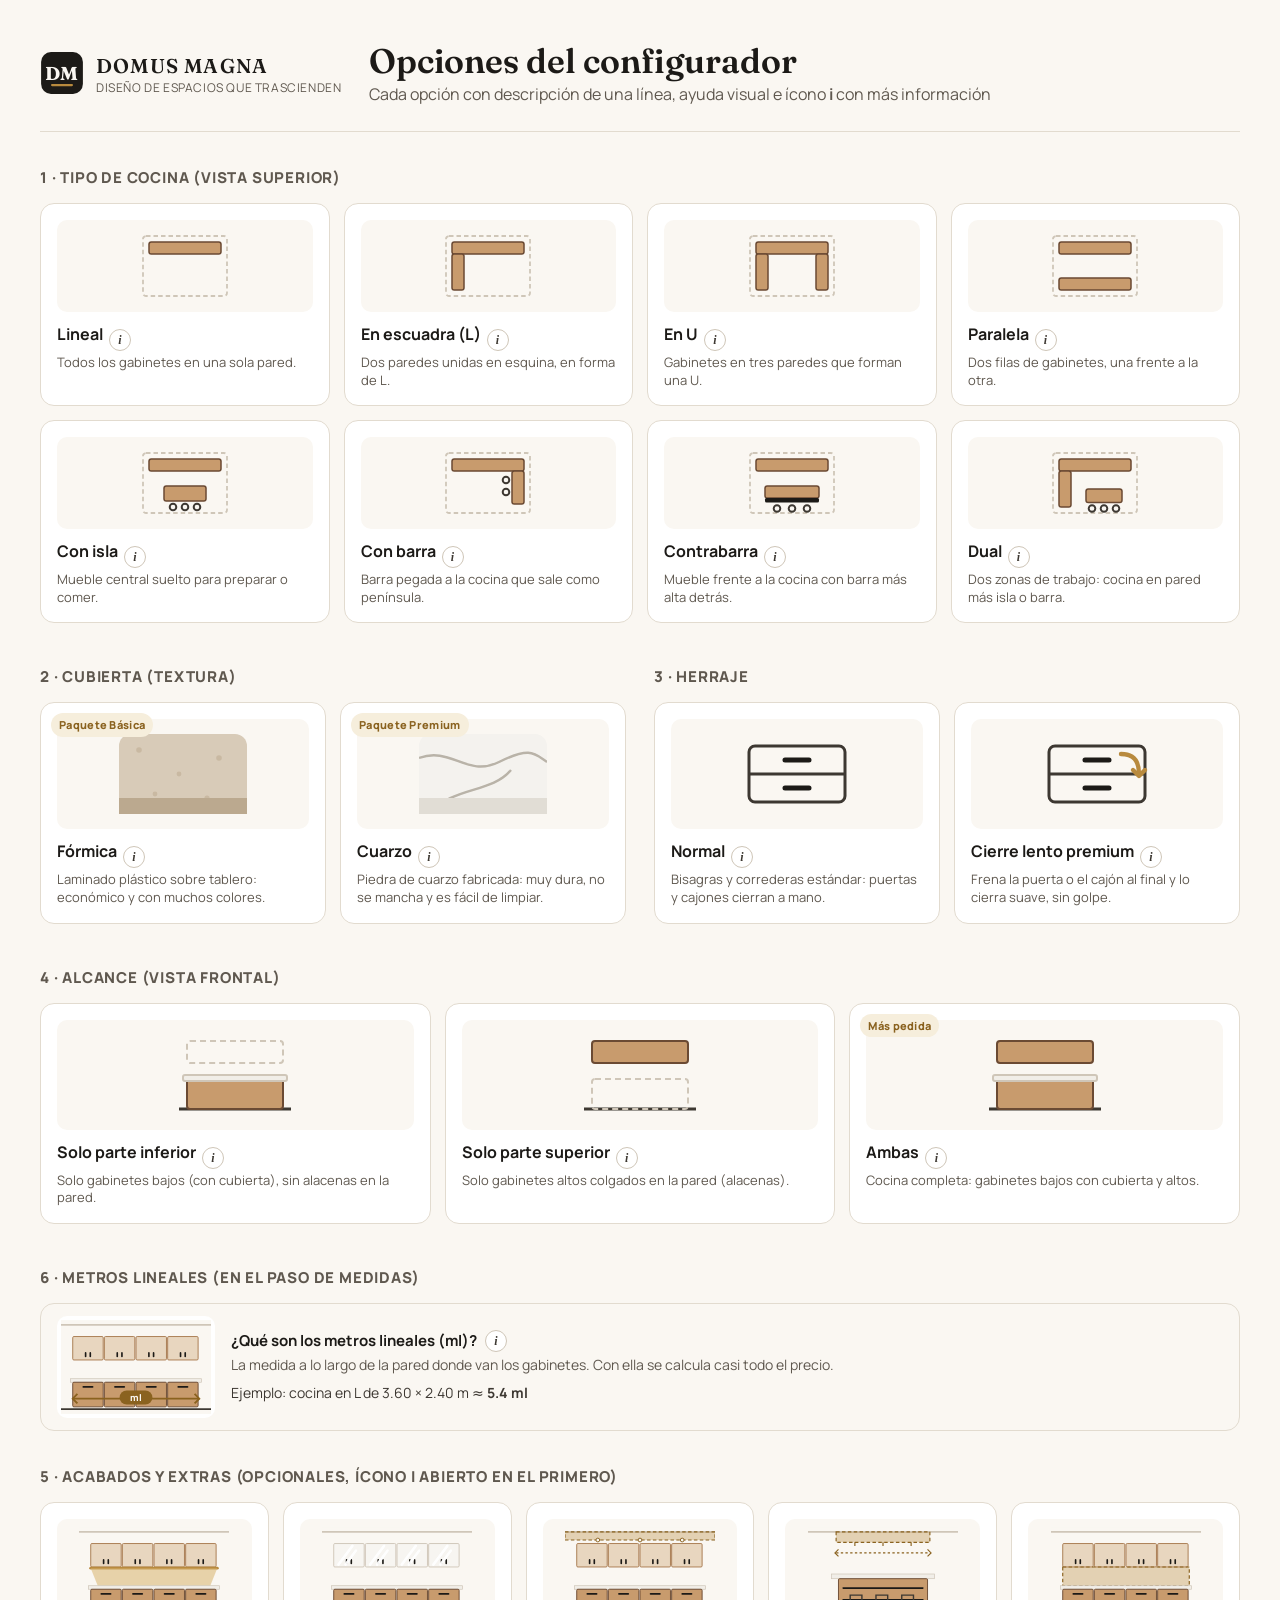
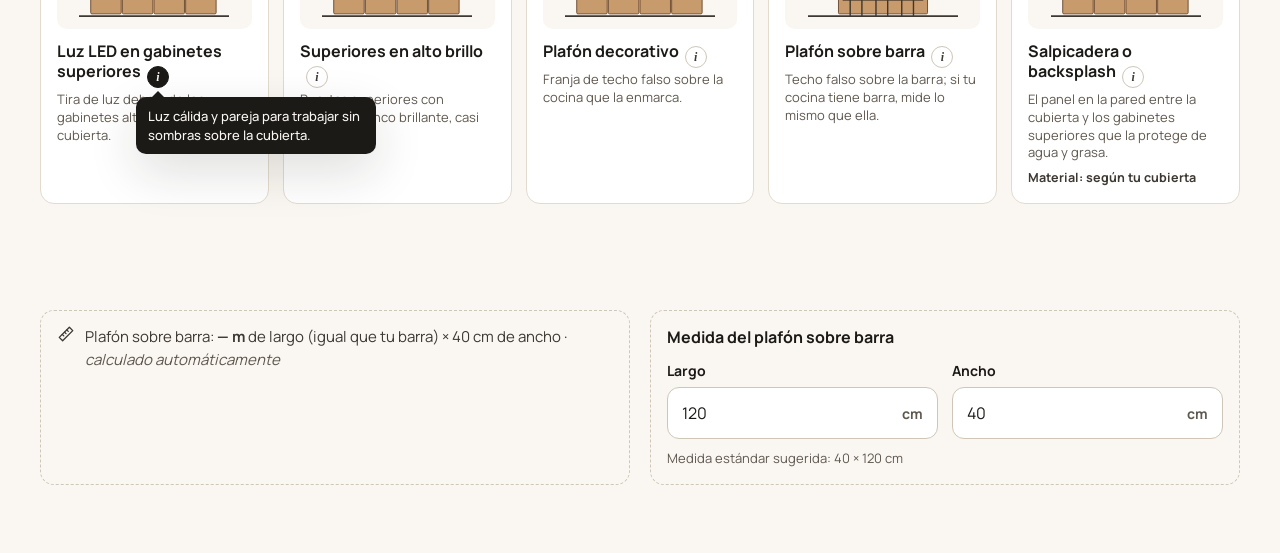
<file: opciones.html>
<!doctype html><html lang="es-MX"><head><meta charset="utf-8"><meta name="viewport" content="width=device-width,initial-scale=1"><title>Opciones del configurador — DOMUS MAGNA</title>
<link rel="stylesheet" href="styles.css"><link rel="stylesheet" href="wireframe.css"><script>(function(){var q=new URLSearchParams(location.search),c=document.documentElement.classList;if(q.get("modo")==="wireframe")c.add("wf");if(q.get("tema")==="oscuro")c.add("dark");})();</script></head>
<body class="sheet"><div class="sheet-in opt-sheet">
<header class="sheet-h"><a class="brand" href="#inicio" aria-label="DOMUS MAGNA — inicio"><span class="mono" aria-hidden="true"><svg viewBox="0 0 40 40"><rect x="1" y="1" width="38" height="38" rx="9" class="mono-bg"/><text x="20" y="26.5" text-anchor="middle" class="mono-t">DM</text><path d="M11 31h18" class="mono-l"/></svg></span><span class="wordmark"><b>DOMUS MAGNA</b><small>DISEÑO DE ESPACIOS QUE TRASCIENDEN</small></span></a><div><h1>Opciones del configurador</h1><p>Cada opción con descripción de una línea, ayuda visual e ícono <b>i</b> con más información</p></div></header>
<section><h2>1 · Tipo de cocina (vista superior)</h2><div class="opts opts-tipo"><label class="opt" data-group="tipo"><input type="radio" name="tipo" value="lineal"><span class="opt-in"><span class="opt-art"><svg class="lay" viewBox="0 0 64 48" aria-hidden="true"><rect x="4" y="4" width="56" height="40" rx="2" class="room"/><rect x="8" y="8" width="48" height="8" rx="1.5" class="cab"/></svg></span><span class="opt-txt"><b>Lineal<span class="opt-i" tabindex="0" role="button" aria-label="Más información sobre Lineal">i<span class="tip" role="tooltip">Ideal para espacios angostos o departamentos.</span></span></b><small>Todos los gabinetes en una sola pared.</small></span><span class="opt-check"><svg class="ic" width="14" height="14" viewBox="0 0 24 24" fill="none" stroke="currentColor" stroke-width="2.6" stroke-linecap="round" stroke-linejoin="round" aria-hidden="true"><path d="M5 12.5l4.5 4.5L19 7"/></svg></span></span></label><label class="opt" data-group="tipo"><input type="radio" name="tipo" value="escuadra"><span class="opt-in"><span class="opt-art"><svg class="lay" viewBox="0 0 64 48" aria-hidden="true"><rect x="4" y="4" width="56" height="40" rx="2" class="room"/><rect x="8" y="8" width="48" height="8" rx="1.5" class="cab"/><rect x="8" y="16" width="8" height="24" rx="1.5" class="cab"/></svg></span><span class="opt-txt"><b>En escuadra (L)<span class="opt-i" tabindex="0" role="button" aria-label="Más información sobre En escuadra (L)">i<span class="tip" role="tooltip">Aprovecha la esquina con un esquinero o una giratoria.</span></span></b><small>Dos paredes unidas en esquina, en forma de L.</small></span><span class="opt-check"><svg class="ic" width="14" height="14" viewBox="0 0 24 24" fill="none" stroke="currentColor" stroke-width="2.6" stroke-linecap="round" stroke-linejoin="round" aria-hidden="true"><path d="M5 12.5l4.5 4.5L19 7"/></svg></span></span></label><label class="opt" data-group="tipo"><input type="radio" name="tipo" value="u"><span class="opt-in"><span class="opt-art"><svg class="lay" viewBox="0 0 64 48" aria-hidden="true"><rect x="4" y="4" width="56" height="40" rx="2" class="room"/><rect x="8" y="8" width="48" height="8" rx="1.5" class="cab"/><rect x="8" y="16" width="8" height="24" rx="1.5" class="cab"/><rect x="48" y="16" width="8" height="24" rx="1.5" class="cab"/></svg></span><span class="opt-txt"><b>En U<span class="opt-i" tabindex="0" role="button" aria-label="Más información sobre En U">i<span class="tip" role="tooltip">Da la mayor superficie de trabajo y de guardado.</span></span></b><small>Gabinetes en tres paredes que forman una U.</small></span><span class="opt-check"><svg class="ic" width="14" height="14" viewBox="0 0 24 24" fill="none" stroke="currentColor" stroke-width="2.6" stroke-linecap="round" stroke-linejoin="round" aria-hidden="true"><path d="M5 12.5l4.5 4.5L19 7"/></svg></span></span></label><label class="opt" data-group="tipo"><input type="radio" name="tipo" value="paralela"><span class="opt-in"><span class="opt-art"><svg class="lay" viewBox="0 0 64 48" aria-hidden="true"><rect x="4" y="4" width="56" height="40" rx="2" class="room"/><rect x="8" y="8" width="48" height="8" rx="1.5" class="cab"/><rect x="8" y="32" width="48" height="8" rx="1.5" class="cab"/></svg></span><span class="opt-txt"><b>Paralela<span class="opt-i" tabindex="0" role="button" aria-label="Más información sobre Paralela">i<span class="tip" role="tooltip">Muy práctica en pasillos. Deja al menos 1.10 m libres entre las dos filas.</span></span></b><small>Dos filas de gabinetes, una frente a la otra.</small></span><span class="opt-check"><svg class="ic" width="14" height="14" viewBox="0 0 24 24" fill="none" stroke="currentColor" stroke-width="2.6" stroke-linecap="round" stroke-linejoin="round" aria-hidden="true"><path d="M5 12.5l4.5 4.5L19 7"/></svg></span></span></label><label class="opt" data-group="tipo"><input type="radio" name="tipo" value="isla"><span class="opt-in"><span class="opt-art"><svg class="lay" viewBox="0 0 64 48" aria-hidden="true"><rect x="4" y="4" width="56" height="40" rx="2" class="room"/><rect x="8" y="8" width="48" height="8" rx="1.5" class="cab"/><rect x="18" y="26" width="28" height="10" rx="1.5" class="cab"/><circle cx="24" cy="40" r="2.2" class="stool"/><circle cx="32" cy="40" r="2.2" class="stool"/><circle cx="40" cy="40" r="2.2" class="stool"/></svg></span><span class="opt-txt"><b>Con isla<span class="opt-i" tabindex="0" role="button" aria-label="Más información sobre Con isla">i<span class="tip" role="tooltip">La isla lleva costados terminados y cubierta propia; deja 90 cm libres alrededor.</span></span></b><small>Mueble central suelto para preparar o comer.</small></span><span class="opt-check"><svg class="ic" width="14" height="14" viewBox="0 0 24 24" fill="none" stroke="currentColor" stroke-width="2.6" stroke-linecap="round" stroke-linejoin="round" aria-hidden="true"><path d="M5 12.5l4.5 4.5L19 7"/></svg></span></span></label><label class="opt" data-group="tipo"><input type="radio" name="tipo" value="barra"><span class="opt-in"><span class="opt-art"><svg class="lay" viewBox="0 0 64 48" aria-hidden="true"><rect x="4" y="4" width="56" height="40" rx="2" class="room"/><rect x="8" y="8" width="48" height="8" rx="1.5" class="cab"/><rect x="48" y="16" width="8" height="22" rx="1.5" class="cab"/><circle cx="44" cy="22" r="2.2" class="stool"/><circle cx="44" cy="30" r="2.2" class="stool"/></svg></span><span class="opt-txt"><b>Con barra<span class="opt-i" tabindex="0" role="button" aria-label="Más información sobre Con barra">i<span class="tip" role="tooltip">Sirve para desayunar; se recomienda volado de 25–30 cm para las piernas.</span></span></b><small>Barra pegada a la cocina que sale como península.</small></span><span class="opt-check"><svg class="ic" width="14" height="14" viewBox="0 0 24 24" fill="none" stroke="currentColor" stroke-width="2.6" stroke-linecap="round" stroke-linejoin="round" aria-hidden="true"><path d="M5 12.5l4.5 4.5L19 7"/></svg></span></span></label><label class="opt" data-group="tipo"><input type="radio" name="tipo" value="contrabarra"><span class="opt-in"><span class="opt-art"><svg class="lay" viewBox="0 0 64 48" aria-hidden="true"><rect x="4" y="4" width="56" height="40" rx="2" class="room"/><rect x="8" y="8" width="48" height="8" rx="1.5" class="cab"/><rect x="14" y="26" width="36" height="8" rx="1.5" class="cab"/><rect x="14" y="34" width="36" height="3" rx="1" class="raise"/><circle cx="22" cy="41" r="2.2" class="stool"/><circle cx="32" cy="41" r="2.2" class="stool"/><circle cx="42" cy="41" r="2.2" class="stool"/></svg></span><span class="opt-txt"><b>Contrabarra<span class="opt-i" tabindex="0" role="button" aria-label="Más información sobre Contrabarra">i<span class="tip" role="tooltip">La parte alta (barra) oculta la zona de trabajo y sirve para sentarse.</span></span></b><small>Mueble frente a la cocina con barra más alta detrás.</small></span><span class="opt-check"><svg class="ic" width="14" height="14" viewBox="0 0 24 24" fill="none" stroke="currentColor" stroke-width="2.6" stroke-linecap="round" stroke-linejoin="round" aria-hidden="true"><path d="M5 12.5l4.5 4.5L19 7"/></svg></span></span></label><label class="opt" data-group="tipo"><input type="radio" name="tipo" value="dual"><span class="opt-in"><span class="opt-art"><svg class="lay" viewBox="0 0 64 48" aria-hidden="true"><rect x="4" y="4" width="56" height="40" rx="2" class="room"/><rect x="8" y="8" width="48" height="8" rx="1.5" class="cab"/><rect x="8" y="16" width="8" height="24" rx="1.5" class="cab"/><rect x="26" y="28" width="24" height="9" rx="1.5" class="cab"/><circle cx="30" cy="41" r="2.2" class="stool"/><circle cx="38" cy="41" r="2.2" class="stool"/><circle cx="46" cy="41" r="2.2" class="stool"/></svg></span><span class="opt-txt"><b>Dual<span class="opt-i" tabindex="0" role="button" aria-label="Más información sobre Dual">i<span class="tip" role="tooltip">Combina una cocina en pared con un segundo frente de trabajo. El asesor confirma la distribución.</span></span></b><small>Dos zonas de trabajo: cocina en pared más isla o barra.</small></span><span class="opt-check"><svg class="ic" width="14" height="14" viewBox="0 0 24 24" fill="none" stroke="currentColor" stroke-width="2.6" stroke-linecap="round" stroke-linejoin="round" aria-hidden="true"><path d="M5 12.5l4.5 4.5L19 7"/></svg></span></span></label></div></section>
<div class="k-grid" style="gap:28px">
<section><h2>2 · Cubierta (textura)</h2><div class="opts opts-2"><label class="opt" data-group="cubierta"><input type="radio" name="cubierta" value="formica"><span class="opt-in"><span class="badge">Paquete Básica</span><span class="opt-art"><svg class="sw" viewBox="0 0 64 40"><rect width="64" height="40" rx="6" fill="#D8CBB8"/><g fill="#C9B9A2"><circle cx="10" cy="8" r="1.4"/><circle cx="30" cy="20" r="1.2"/><circle cx="50" cy="12" r="1.4"/><circle cx="18" cy="30" r="1.2"/><circle cx="44" cy="32" r="1.3"/></g><rect y="32" width="64" height="8" fill="#BBA98F"/></svg></span><span class="opt-txt"><b>Fórmica<span class="opt-i" tabindex="0" role="button" aria-label="Más información sobre Fórmica">i<span class="tip" role="tooltip">Cubierta de 63 cm de fondo × 3.5 cm de grueso. Con fórmica, el respaldo es backsplash de PVC.</span></span></b><small>Laminado plástico sobre tablero: económico y con muchos colores.</small></span><span class="opt-check"><svg class="ic" width="14" height="14" viewBox="0 0 24 24" fill="none" stroke="currentColor" stroke-width="2.6" stroke-linecap="round" stroke-linejoin="round" aria-hidden="true"><path d="M5 12.5l4.5 4.5L19 7"/></svg></span></span></label><label class="opt" data-group="cubierta"><input type="radio" name="cubierta" value="cuarzo"><span class="opt-in"><span class="badge">Paquete Premium</span><span class="opt-art"><svg class="sw" viewBox="0 0 64 40"><rect width="64" height="40" rx="6" fill="#F4F2EE"/><path d="M0 12c16-6 24 10 40 2s18-4 24 0M6 40c10-14 30-10 40-22" stroke="#B9B3A8" fill="none" stroke-width="1.2"/><rect y="32" width="64" height="8" fill="#E1DDD5"/></svg></span><span class="opt-txt"><b>Cuarzo<span class="opt-i" tabindex="0" role="button" aria-label="Más información sobre Cuarzo">i<span class="tip" role="tooltip">Cubierta de 63 cm × 3.5 cm. Resiste golpes, calor moderado y manchas. Con cuarzo, la salpicadera también es de cuarzo.</span></span></b><small>Piedra de cuarzo fabricada: muy dura, no se mancha y es fácil de limpiar.</small></span><span class="opt-check"><svg class="ic" width="14" height="14" viewBox="0 0 24 24" fill="none" stroke="currentColor" stroke-width="2.6" stroke-linecap="round" stroke-linejoin="round" aria-hidden="true"><path d="M5 12.5l4.5 4.5L19 7"/></svg></span></span></label></div></section>
<section><h2>3 · Herraje</h2><div class="opts opts-2"><label class="opt" data-group="herraje"><input type="radio" name="herraje" value="normal"><span class="opt-in"><span class="opt-art"><svg class="sw" viewBox="0 0 64 40"><rect x="8" y="6" width="48" height="28" rx="3" class="sw-l"/><path d="M8 20h48" class="sw-l"/><path d="M26 13h12M26 27h12" class="sw-h"/></svg></span><span class="opt-txt"><b>Normal<span class="opt-i" tabindex="0" role="button" aria-label="Más información sobre Normal">i<span class="tip" role="tooltip">Funcional y duradero para uso diario.</span></span></b><small>Bisagras y correderas estándar: puertas y cajones cierran a mano.</small></span><span class="opt-check"><svg class="ic" width="14" height="14" viewBox="0 0 24 24" fill="none" stroke="currentColor" stroke-width="2.6" stroke-linecap="round" stroke-linejoin="round" aria-hidden="true"><path d="M5 12.5l4.5 4.5L19 7"/></svg></span></span></label><label class="opt" data-group="herraje"><input type="radio" name="herraje" value="lento"><span class="opt-in"><span class="opt-art"><svg class="sw" viewBox="0 0 64 40"><rect x="8" y="6" width="48" height="28" rx="3" class="sw-l"/><path d="M8 20h48" class="sw-l"/><path d="M26 13h12M26 27h12" class="sw-h"/><path d="M44 10c6 0 9 3 9 10" class="sw-g"/><path d="M50 18l3 3 3-3" class="sw-g"/></svg></span><span class="opt-txt"><b>Cierre lento premium<span class="opt-i" tabindex="0" role="button" aria-label="Más información sobre Cierre lento premium">i<span class="tip" role="tooltip">Bisagras y correderas de cierre lento en puertas y cajones: menos ruido y menos desgaste.</span></span></b><small>Frena la puerta o el cajón al final y lo cierra suave, sin golpe.</small></span><span class="opt-check"><svg class="ic" width="14" height="14" viewBox="0 0 24 24" fill="none" stroke="currentColor" stroke-width="2.6" stroke-linecap="round" stroke-linejoin="round" aria-hidden="true"><path d="M5 12.5l4.5 4.5L19 7"/></svg></span></span></label></div></section>
</div>
<section><h2>4 · Alcance (vista frontal)</h2><div class="opts opts-3"><label class="opt" data-group="alcance"><input type="radio" name="alcance" value="inf"><span class="opt-in"><span class="opt-art"><svg class="sw" viewBox="0 0 64 40"><path d="M4 37h56" class="sw-l"/><rect x="8" y="22" width="48" height="15" rx="1.5" class="sw-f"/><rect x="6" y="20" width="52" height="3" rx="1" class="sw-t"/><rect x="8" y="3" width="48" height="11" rx="1.5" class="sw-ghost"/></svg></span><span class="opt-txt"><b>Solo parte inferior<span class="opt-i" tabindex="0" role="button" aria-label="Más información sobre Solo parte inferior">i<span class="tip" role="tooltip">Útil si ya tienes alacenas o prefieres repisas abiertas.</span></span></b><small>Solo gabinetes bajos (con cubierta), sin alacenas en la pared.</small></span><span class="opt-check"><svg class="ic" width="14" height="14" viewBox="0 0 24 24" fill="none" stroke="currentColor" stroke-width="2.6" stroke-linecap="round" stroke-linejoin="round" aria-hidden="true"><path d="M5 12.5l4.5 4.5L19 7"/></svg></span></span></label><label class="opt" data-group="alcance"><input type="radio" name="alcance" value="sup"><span class="opt-in"><span class="opt-art"><svg class="sw" viewBox="0 0 64 40"><path d="M4 37h56" class="sw-l"/><rect x="8" y="3" width="48" height="11" rx="1.5" class="sw-f"/><rect x="8" y="22" width="48" height="15" rx="1.5" class="sw-ghost"/></svg></span><span class="opt-txt"><b>Solo parte superior<span class="opt-i" tabindex="0" role="button" aria-label="Más información sobre Solo parte superior">i<span class="tip" role="tooltip">No lleva cubierta ni salpicadera.</span></span></b><small>Solo gabinetes altos colgados en la pared (alacenas).</small></span><span class="opt-check"><svg class="ic" width="14" height="14" viewBox="0 0 24 24" fill="none" stroke="currentColor" stroke-width="2.6" stroke-linecap="round" stroke-linejoin="round" aria-hidden="true"><path d="M5 12.5l4.5 4.5L19 7"/></svg></span></span></label><label class="opt" data-group="alcance"><input type="radio" name="alcance" value="ambas"><span class="opt-in"><span class="badge">Más pedida</span><span class="opt-art"><svg class="sw" viewBox="0 0 64 40"><path d="M4 37h56" class="sw-l"/><rect x="8" y="3" width="48" height="11" rx="1.5" class="sw-f"/><rect x="8" y="22" width="48" height="15" rx="1.5" class="sw-f"/><rect x="6" y="20" width="52" height="3" rx="1" class="sw-t"/></svg></span><span class="opt-txt"><b>Ambas<span class="opt-i" tabindex="0" role="button" aria-label="Más información sobre Ambas">i<span class="tip" role="tooltip">La opción más completa: guardado arriba y abajo.</span></span></b><small>Cocina completa: gabinetes bajos con cubierta y altos.</small></span><span class="opt-check"><svg class="ic" width="14" height="14" viewBox="0 0 24 24" fill="none" stroke="currentColor" stroke-width="2.6" stroke-linecap="round" stroke-linejoin="round" aria-hidden="true"><path d="M5 12.5l4.5 4.5L19 7"/></svg></span></span></label></div></section>
<div>
<section><h2>6 · Metros lineales (en el paso de medidas)</h2><div class="ml-box"><span class="ml-art"><svg class="fm" viewBox="0 0 128 80" aria-hidden="true"><rect x="0" y="0" width="128" height="80" class="fm-wall"/><path d="M0 4h128" class="fm-ceil"/><path d="M0 76h128" class="fm-floor"/><rect x="10" y="14" width="26" height="20" rx="1" class="fm-up"/><path d="M21 28v3M25 28v3" class="fm-h"/><rect x="37" y="14" width="26" height="20" rx="1" class="fm-up"/><path d="M48 28v3M52 28v3" class="fm-h"/><rect x="64" y="14" width="26" height="20" rx="1" class="fm-up"/><path d="M75 28v3M79 28v3" class="fm-h"/><rect x="91" y="14" width="26" height="20" rx="1" class="fm-up"/><path d="M102 28v3M106 28v3" class="fm-h"/><rect x="8" y="50" width="112" height="3" class="fm-top"/><rect x="10" y="53" width="26" height="21" rx="1" class="fm-low"/><path d="M19 57h8" class="fm-h"/><rect x="37" y="53" width="26" height="21" rx="1" class="fm-low"/><path d="M46 57h8" class="fm-h"/><rect x="64" y="53" width="26" height="21" rx="1" class="fm-low"/><path d="M73 57h8" class="fm-h"/><rect x="91" y="53" width="26" height="21" rx="1" class="fm-low"/><path d="M100 57h8" class="fm-h"/><path d="M10 67h108" class="hl-s" stroke-width="1.6"/><path d="M14 63l-4 4 4 4M114 63l4 4-4 4" class="hl-s" stroke-width="1.6" fill="none"/><rect x="50" y="60" width="28" height="12" rx="6" class="hl-solid"/><text x="64" y="69" text-anchor="middle" class="fm-t">ml</text></svg></span><div><b>¿Qué son los metros lineales (ml)? <span class="opt-i" tabindex="0" role="button" aria-label="Más información">i<span class="tip" role="tooltip">En L se suman las dos paredes y en U las tres (descontando las esquinas). La isla se suma aparte.</span></span></b><p>La medida a lo largo de la pared donde van los gabinetes. Con ella se calcula casi todo el precio.</p><span class="ml-v" id="mlVal">Ejemplo: cocina en L de 3.60 × 2.40 m ≈ <b>5.4 ml</b></span></div></div></section>
</div>
<section><h2>5 · Acabados y extras (opcionales, ícono i abierto en el primero)</h2><div class="opts opts-3 opts-x" style="grid-template-columns:repeat(5,1fr)"><label class="opt" data-group="extra"><input type="checkbox" name="extra" value="led"><span class="opt-in"><span class="opt-art"><svg class="fm" viewBox="0 0 128 80" aria-hidden="true"><rect x="0" y="0" width="128" height="80" class="fm-wall"/><path d="M0 4h128" class="fm-ceil"/><path d="M0 76h128" class="fm-floor"/><rect x="10" y="14" width="26" height="20" rx="1" class="fm-up"/><path d="M21 28v3M25 28v3" class="fm-h"/><rect x="37" y="14" width="26" height="20" rx="1" class="fm-up"/><path d="M48 28v3M52 28v3" class="fm-h"/><rect x="64" y="14" width="26" height="20" rx="1" class="fm-up"/><path d="M75 28v3M79 28v3" class="fm-h"/><rect x="91" y="14" width="26" height="20" rx="1" class="fm-up"/><path d="M102 28v3M106 28v3" class="fm-h"/><path d="M10 35h108" class="led"/><path d="M10 35h108l-6 15H16z" class="glow"/><rect x="8" y="50" width="112" height="3" class="fm-top"/><rect x="10" y="53" width="26" height="21" rx="1" class="fm-low"/><path d="M19 57h8" class="fm-h"/><rect x="37" y="53" width="26" height="21" rx="1" class="fm-low"/><path d="M46 57h8" class="fm-h"/><rect x="64" y="53" width="26" height="21" rx="1" class="fm-low"/><path d="M73 57h8" class="fm-h"/><rect x="91" y="53" width="26" height="21" rx="1" class="fm-low"/><path d="M100 57h8" class="fm-h"/></svg></span><span class="opt-txt"><b>Luz LED en gabinetes superiores<span class="opt-i open" tabindex="0" role="button" aria-label="Más información sobre Luz LED en gabinetes superiores">i<span class="tip" role="tooltip">Luz cálida y pareja para trabajar sin sombras sobre la cubierta.</span></span></b><small>Tira de luz debajo de los gabinetes altos que ilumina la cubierta.</small></span><span class="opt-check"><svg class="ic" width="14" height="14" viewBox="0 0 24 24" fill="none" stroke="currentColor" stroke-width="2.6" stroke-linecap="round" stroke-linejoin="round" aria-hidden="true"><path d="M5 12.5l4.5 4.5L19 7"/></svg></span></span></label><label class="opt" data-group="extra"><input type="checkbox" name="extra" value="brillo"><span class="opt-in"><span class="opt-art"><svg class="fm" viewBox="0 0 128 80" aria-hidden="true"><rect x="0" y="0" width="128" height="80" class="fm-wall"/><path d="M0 4h128" class="fm-ceil"/><path d="M0 76h128" class="fm-floor"/><rect x="10" y="14" width="26" height="20" rx="1" class="fm-up gloss"/><path d="M21 28v3M25 28v3" class="fm-h"/><rect x="37" y="14" width="26" height="20" rx="1" class="fm-up gloss"/><path d="M48 28v3M52 28v3" class="fm-h"/><rect x="64" y="14" width="26" height="20" rx="1" class="fm-up gloss"/><path d="M75 28v3M79 28v3" class="fm-h"/><rect x="91" y="14" width="26" height="20" rx="1" class="fm-up gloss"/><path d="M102 28v3M106 28v3" class="fm-h"/><path d="M14 32l12-16M20 32l9-12" class="sheen"/><path d="M41 32l12-16M47 32l9-12" class="sheen"/><path d="M68 32l12-16M74 32l9-12" class="sheen"/><path d="M95 32l12-16M101 32l9-12" class="sheen"/><rect x="8" y="50" width="112" height="3" class="fm-top"/><rect x="10" y="53" width="26" height="21" rx="1" class="fm-low"/><path d="M19 57h8" class="fm-h"/><rect x="37" y="53" width="26" height="21" rx="1" class="fm-low"/><path d="M46 57h8" class="fm-h"/><rect x="64" y="53" width="26" height="21" rx="1" class="fm-low"/><path d="M73 57h8" class="fm-h"/><rect x="91" y="53" width="26" height="21" rx="1" class="fm-low"/><path d="M100 57h8" class="fm-h"/></svg></span><span class="opt-txt"><b>Superiores en alto brillo<span class="opt-i" tabindex="0" role="button" aria-label="Más información sobre Superiores en alto brillo">i<span class="tip" role="tooltip">Refleja la luz y hace ver la cocina más amplia. Casco blanco.</span></span></b><small>Puertas superiores con acabado blanco brillante, casi espejo.</small></span><span class="opt-check"><svg class="ic" width="14" height="14" viewBox="0 0 24 24" fill="none" stroke="currentColor" stroke-width="2.6" stroke-linecap="round" stroke-linejoin="round" aria-hidden="true"><path d="M5 12.5l4.5 4.5L19 7"/></svg></span></span></label><label class="opt" data-group="extra"><input type="checkbox" name="extra" value="plafdec"><span class="opt-in"><span class="opt-art"><svg class="fm" viewBox="0 0 128 80" aria-hidden="true"><rect x="0" y="0" width="128" height="80" class="fm-wall"/><path d="M0 4h128" class="fm-ceil"/><path d="M0 76h128" class="fm-floor"/><rect x="0" y="4" width="128" height="7" class="hl"/><circle cx="28" cy="11" r="1.6" class="fm-dot"/><circle cx="64" cy="11" r="1.6" class="fm-dot"/><circle cx="100" cy="11" r="1.6" class="fm-dot"/><rect x="10" y="14" width="26" height="20" rx="1" class="fm-up"/><path d="M21 28v3M25 28v3" class="fm-h"/><rect x="37" y="14" width="26" height="20" rx="1" class="fm-up"/><path d="M48 28v3M52 28v3" class="fm-h"/><rect x="64" y="14" width="26" height="20" rx="1" class="fm-up"/><path d="M75 28v3M79 28v3" class="fm-h"/><rect x="91" y="14" width="26" height="20" rx="1" class="fm-up"/><path d="M102 28v3M106 28v3" class="fm-h"/><rect x="8" y="50" width="112" height="3" class="fm-top"/><rect x="10" y="53" width="26" height="21" rx="1" class="fm-low"/><path d="M19 57h8" class="fm-h"/><rect x="37" y="53" width="26" height="21" rx="1" class="fm-low"/><path d="M46 57h8" class="fm-h"/><rect x="64" y="53" width="26" height="21" rx="1" class="fm-low"/><path d="M73 57h8" class="fm-h"/><rect x="91" y="53" width="26" height="21" rx="1" class="fm-low"/><path d="M100 57h8" class="fm-h"/></svg></span><span class="opt-txt"><b>Plafón decorativo<span class="opt-i" tabindex="0" role="button" aria-label="Más información sobre Plafón decorativo">i<span class="tip" role="tooltip">Le da un acabado de diseño y puede llevar iluminación integrada.</span></span></b><small>Franja de techo falso sobre la cocina que la enmarca.</small></span><span class="opt-check"><svg class="ic" width="14" height="14" viewBox="0 0 24 24" fill="none" stroke="currentColor" stroke-width="2.6" stroke-linecap="round" stroke-linejoin="round" aria-hidden="true"><path d="M5 12.5l4.5 4.5L19 7"/></svg></span></span></label><label class="opt" data-group="extra"><input type="checkbox" name="extra" value="plafbarra"><span class="opt-in"><span class="opt-art"><svg class="fm" viewBox="0 0 128 80" aria-hidden="true"><rect width="128" height="80" class="fm-wall"/><path d="M0 4h128" class="fm-ceil"/><path d="M0 76h128" class="fm-floor"/><rect x="24" y="4" width="80" height="9" class="hl"/><path d="M40 13v3M64 13v3M88 13v3" class="hl-s"/><rect x="20" y="40" width="88" height="4" class="fm-top"/><rect x="26" y="44" width="76" height="30" rx="1" class="fm-low"/><path d="M30 52h68M30 62h68" class="fm-h" stroke-width=".6"/><circle cx="40" cy="54" r="0" /><path d="M36 76v-18h10v18M58 76v-18h10v18M80 76v-18h10v18" class="fm-stool"/><path d="M24 22h80" class="hl-s" stroke-dasharray="2 2"/><path d="M26 19l-3 3 3 3M102 19l3 3-3 3" class="hl-s"/></svg></span><span class="opt-txt"><b>Plafón sobre barra<span class="opt-i" tabindex="0" role="button" aria-label="Más información sobre Plafón sobre barra">i<span class="tip" role="tooltip">Si no hay barra, indica la medida del plafón (estándar sugerida 40 × 120 cm).</span></span></b><small>Techo falso sobre la barra; si tu cocina tiene barra, mide lo mismo que ella.</small></span><span class="opt-check"><svg class="ic" width="14" height="14" viewBox="0 0 24 24" fill="none" stroke="currentColor" stroke-width="2.6" stroke-linecap="round" stroke-linejoin="round" aria-hidden="true"><path d="M5 12.5l4.5 4.5L19 7"/></svg></span></span></label><label class="opt" data-group="extra"><input type="checkbox" name="extra" value="salpi"><span class="opt-in"><span class="opt-art"><svg class="fm" viewBox="0 0 128 80" aria-hidden="true"><rect x="0" y="0" width="128" height="80" class="fm-wall"/><path d="M0 4h128" class="fm-ceil"/><path d="M0 76h128" class="fm-floor"/><rect x="10" y="14" width="26" height="20" rx="1" class="fm-up"/><path d="M21 28v3M25 28v3" class="fm-h"/><rect x="37" y="14" width="26" height="20" rx="1" class="fm-up"/><path d="M48 28v3M52 28v3" class="fm-h"/><rect x="64" y="14" width="26" height="20" rx="1" class="fm-up"/><path d="M75 28v3M79 28v3" class="fm-h"/><rect x="91" y="14" width="26" height="20" rx="1" class="fm-up"/><path d="M102 28v3M106 28v3" class="fm-h"/><rect x="10" y="34" width="108" height="16" class="hl"/><rect x="8" y="50" width="112" height="3" class="fm-top"/><rect x="10" y="53" width="26" height="21" rx="1" class="fm-low"/><path d="M19 57h8" class="fm-h"/><rect x="37" y="53" width="26" height="21" rx="1" class="fm-low"/><path d="M46 57h8" class="fm-h"/><rect x="64" y="53" width="26" height="21" rx="1" class="fm-low"/><path d="M73 57h8" class="fm-h"/><rect x="91" y="53" width="26" height="21" rx="1" class="fm-low"/><path d="M100 57h8" class="fm-h"/></svg></span><span class="opt-txt"><b>Salpicadera o backsplash<span class="opt-i" tabindex="0" role="button" aria-label="Más información sobre Salpicadera o backsplash">i<span class="tip" role="tooltip">El material sigue a tu cubierta: con cuarzo es salpicadera de cuarzo; con fórmica, backsplash de PVC.</span></span></b><small>El panel en la pared entre la cubierta y los gabinetes superiores que la protege de agua y grasa.</small><span class="opt-mat" id="salpiMat">Material: según tu cubierta</span></span><span class="opt-check"><svg class="ic" width="14" height="14" viewBox="0 0 24 24" fill="none" stroke="currentColor" stroke-width="2.6" stroke-linecap="round" stroke-linejoin="round" aria-hidden="true"><path d="M5 12.5l4.5 4.5L19 7"/></svg></span></span></label></div>
<div style="margin-top:90px;display:grid;grid-template-columns:1fr 1fr;gap:20px"><div class="plaf-cfg" id="plafCfg">
 <div class="plaf-auto" id="plafAuto"><svg class="ic" width="18" height="18" viewBox="0 0 24 24" fill="none" stroke="currentColor" stroke-width="1.8" stroke-linecap="round" stroke-linejoin="round" aria-hidden="true"><path d="M3 16.5L16.5 3 21 7.5 7.5 21z"/><path d="M7 12.5l2 2M10 9.5l2 2M13 6.5l2 2"/></svg> <span>Plafón sobre barra: <b id="plafAutoV">— m</b> de largo (igual que tu barra) × 40 cm de ancho · <i>calculado automáticamente</i></span></div>
 <div class="plaf-man" id="plafMan" hidden><b>Medida del plafón sobre barra</b>
  <div class="fields2"><div class="field"><label for="plafLargo">Largo</label><div class="inp"><input id="plafLargo" type="number" inputmode="decimal" min="20" max="600" value="120"><span class="unit">cm</span></div></div>
  <div class="field"><label for="plafAncho">Ancho</label><div class="inp"><input id="plafAncho" type="number" inputmode="decimal" min="20" max="200" value="40"><span class="unit">cm</span></div></div></div>
  <small class="help">Medida estándar sugerida: 40 × 120 cm</small></div>
</div><div class="plaf-cfg" id="plafCfg">
 <div class="plaf-auto" id="plafAuto" hidden><svg class="ic" width="18" height="18" viewBox="0 0 24 24" fill="none" stroke="currentColor" stroke-width="1.8" stroke-linecap="round" stroke-linejoin="round" aria-hidden="true"><path d="M3 16.5L16.5 3 21 7.5 7.5 21z"/><path d="M7 12.5l2 2M10 9.5l2 2M13 6.5l2 2"/></svg> <span>Plafón sobre barra: <b id="plafAutoV">— m</b> de largo (igual que tu barra) × 40 cm de ancho · <i>calculado automáticamente</i></span></div>
 <div class="plaf-man" id="plafMan"><b>Medida del plafón sobre barra</b>
  <div class="fields2"><div class="field"><label for="plafLargo">Largo</label><div class="inp"><input id="plafLargo2" type="number" inputmode="decimal" min="20" max="600" value="120"><span class="unit">cm</span></div></div>
  <div class="field"><label for="plafAncho">Ancho</label><div class="inp"><input id="plafAncho2" type="number" inputmode="decimal" min="20" max="200" value="40"><span class="unit">cm</span></div></div></div>
  <small class="help">Medida estándar sugerida: 40 × 120 cm</small></div>
</div></div></section>
</div></body></html>
</file>
<file: styles.css>
/* ==========================================================
   DOMUS MAGNA — página de inicio (prototipo)
   Paleta: madera cálida, hueso, grises, acentos carbón y dorado
   Temas: claro (por defecto) · .dark (oscuro) · .wf (wireframe gris, ver wireframe.css)
   ========================================================== */
@font-face{font-family:"Fraunces";src:url(fuentes/fraunces.woff2) format("woff2");font-weight:100 900;font-display:swap}
@font-face{font-family:"Manrope";src:url(fuentes/manrope.woff2) format("woff2");font-weight:200 800;font-display:swap}
@font-face{font-family:"Inter";src:url(fuentes/inter.woff2) format("woff2");font-weight:100 900;font-display:swap}
:root{
 --paper:#FAF7F2; --surf:#FFFFFF; --stone:#EEE9E1; --stone2:#E4DDD2; --line:#E2DBCF; --line2:#CFC6B8;
 --ink:#1C1A17; --ink2:#3D3832; --muted:#5F584F; --faint:#736C62;
 --oak:#C89B6D; --oak-d:#A87A4F; --walnut:#6B4A33; --gold:#B88A3E; --gold-l:#D9B56E; --gold-t:#8A621F; --gold-bg:#F6EEDC;
 --ok:#2F7A4B; --ok-bg:#E6F2EA; --err:#B3261E; --err-bg:#FBE9E7;
 --btn:#1C1A17; --btn-t:#FFFFFF; --btn-h:#3A3530;
 --wa:#1F6B47; --wa-h:#185A3B;
 --shadow:0 1px 2px rgba(28,26,23,.06),0 8px 24px rgba(28,26,23,.06);
 --shadow-l:0 18px 50px rgba(28,26,23,.14);
 --r:16px; --r-s:12px;
 --f-h:"Fraunces",Georgia,serif; --f-b:"Manrope","Segoe UI",system-ui,sans-serif;
 --plan-bg:#FBF9F5; --plan-room:#BDB3A4; --plan-b:#C89B6D; --plan-a:#E8D6BF; --plan-t:#F1EEE8; --plan-x:#55504A;
 color-scheme:light;
}
.dark{
 --paper:#141210; --surf:#1D1A17; --stone:#24201C; --stone2:#2C2722; --line:#36302A; --line2:#4A433B;
 --ink:#F4EFE7; --ink2:#DDD5CA; --muted:#B5AC9F; --faint:#8C8478;
 --gold:#D4AF63; --gold-l:#E3C483; --gold-t:#E3C483; --gold-bg:#2E271B;
 --ok:#6CC28F; --ok-bg:#16291E; --err:#FF8A80; --err-bg:#3A1C19;
 --btn:#D4AF63; --btn-t:#1C1A17; --btn-h:#E3C483;
 --wa:#2E8A5E; --wa-h:#37A06E;
 --shadow:0 1px 2px rgba(0,0,0,.4),0 8px 24px rgba(0,0,0,.25); --shadow-l:0 18px 50px rgba(0,0,0,.5);
 --plan-bg:#191613; --plan-room:#5A5248; --plan-b:#A87A4F; --plan-a:#5B4634; --plan-t:#D9D4CA; --plan-x:#CFC6B8;
 color-scheme:dark;
}
*{box-sizing:border-box;margin:0;padding:0}
[hidden]{display:none!important}
html{scroll-behavior:smooth;scroll-padding-top:80px}
body{font-family:var(--f-b);color:var(--ink);background:var(--paper);font-size:16px;line-height:1.55;-webkit-font-smoothing:antialiased}
img,svg{display:block}
a{color:inherit}
button{font:inherit;color:inherit;cursor:pointer;background:none;border:0}
input,textarea{font:inherit;color:inherit}
.wrap{max-width:1240px;margin:0 auto;padding:0 32px}
.muted{color:var(--muted)} .center{text-align:center;display:block}
.skip{position:absolute;left:-999px;top:8px;background:var(--btn);color:var(--btn-t);padding:12px 16px;border-radius:8px;z-index:99}
.skip:focus{left:8px}
:focus-visible{outline:3px solid var(--gold);outline-offset:2px}
.ic{flex:none}

/* ---------- barra de prototipo ---------- */
.demo-bar{background:var(--ink);color:var(--paper);font-size:13px;text-align:center;padding:6px 16px;letter-spacing:.2px}
.dark .demo-bar{background:#2A251F;color:var(--ink2)}

/* ---------- encabezado ---------- */
.top{position:sticky;top:0;z-index:30;background:color-mix(in srgb,var(--paper) 88%,transparent);backdrop-filter:blur(12px);border-bottom:1px solid var(--line)}
.top-in{display:flex;align-items:center;gap:24px;height:76px}
.brand{display:flex;align-items:center;gap:12px;text-decoration:none;flex:none}
.mono svg{width:44px;height:44px}
.mono-bg{fill:var(--ink)} .mono-t{fill:var(--paper);font:700 17px var(--f-h);letter-spacing:.5px} .mono-l{stroke:var(--gold);stroke-width:2;stroke-linecap:round}
.wordmark{display:flex;flex-direction:column;line-height:1.1}
.wordmark b{font:600 20px var(--f-h);letter-spacing:-.2px}
.wordmark small{white-space:nowrap;font-size:12px;color:var(--muted);letter-spacing:.6px;text-transform:uppercase;margin-top:3px}
.nav{display:flex;gap:4px;margin-left:auto}
.nav a{text-decoration:none;font-weight:600;font-size:15px;color:var(--ink2);padding:0 14px;height:44px;display:flex;align-items:center;border-radius:10px}
.nav a:hover{background:var(--stone);color:var(--ink)}
.top-act{display:flex;align-items:center;gap:8px}
.icon-btn{width:44px;height:44px;border-radius:12px;display:inline-flex;align-items:center;justify-content:center;color:var(--ink2);border:1px solid var(--line);background:var(--surf);transition:.2s}
.icon-btn:hover{background:var(--stone)}
.i-sun{display:none}.dark .i-sun{display:block}.dark .i-moon{display:none}
.show-m{display:none}

/* ---------- botones ---------- */
.btn{--h:48px;height:var(--h);padding:0 22px;border-radius:12px;display:inline-flex;align-items:center;justify-content:center;gap:10px;font-weight:700;font-size:15px;letter-spacing:.1px;text-decoration:none;white-space:nowrap;border:1.5px solid transparent;transition:background .2s,border-color .2s,transform .12s,box-shadow .2s,color .2s;position:relative;user-select:none}
.btn-sm{--h:44px;padding:0 16px;font-size:14px}
.btn-lg{--h:56px;padding:0 26px;font-size:16px;border-radius:14px}
.btn-block{width:100%}
.btn-primary{background:var(--btn);color:var(--btn-t)}
.btn-primary:hover,.btn-primary.is-hover{background:var(--btn-h);box-shadow:0 6px 18px rgba(28,26,23,.22)}
.btn-ghost{background:var(--surf);color:var(--ink);border-color:var(--line2)}
.btn-ghost:hover,.btn-ghost.is-hover{border-color:var(--ink);background:var(--stone)}
.btn-gold{background:var(--gold-l);color:#1C1A17}
.btn-gold:hover,.btn-gold.is-hover{background:#E6C687;box-shadow:0 6px 18px rgba(184,138,62,.35)}
.btn-ghost-inv{background:transparent;color:#FAF7F2;border-color:rgba(250,247,242,.45)}
.btn-ghost-inv:hover{background:rgba(250,247,242,.1);border-color:#FAF7F2}
.btn-wa{background:var(--wa);color:#fff}
.btn-wa:hover,.btn-wa.is-hover{background:var(--wa-h);box-shadow:0 6px 18px rgba(31,107,71,.3)}
.btn:active,.btn.is-press{transform:scale(.97);box-shadow:none;filter:brightness(.88)}
.btn:disabled,.btn.is-dis{opacity:.42;cursor:not-allowed;transform:none;box-shadow:none}
.btn.is-load{pointer-events:none}
.btn.is-load .ic{animation:spin .9s linear infinite}
.btn.is-err{background:var(--err-bg);color:var(--err);border-color:var(--err);animation:shake .4s}
.btn.is-ok{background:var(--ok);color:#fff;border-color:var(--ok)}
.btn-link{display:inline-flex;align-items:center;gap:6px;font-weight:700;font-size:14px;color:var(--ink2);height:44px;padding:0 4px;text-decoration:underline;text-underline-offset:3px;align-self:center}
@keyframes spin{to{transform:rotate(360deg)}}
@keyframes shake{20%,60%{transform:translateX(-4px)}40%,80%{transform:translateX(4px)}}

/* ---------- comunes ---------- */
.card{background:var(--surf);border:1px solid var(--line);border-radius:var(--r);box-shadow:var(--shadow)}
.eyebrow{display:inline-flex;align-items:center;gap:6px;font-size:13px;font-weight:700;letter-spacing:1.2px;text-transform:uppercase;color:var(--gold-t)}
.sec{padding:96px 0}
.sec.soft{background:var(--stone)}
.sec-h{max-width:720px;margin-bottom:40px}
.sec-h.center{margin:0 auto 48px;text-align:center}
.sec-h h2,.wa-band h2,.taller h2,.cta-in h2{font:600 44px/1.1 var(--f-h);letter-spacing:-.8px;margin:10px 0 12px}
.sec-h p{color:var(--muted);font-size:18px}
.row-h{display:flex;align-items:flex-end;justify-content:space-between;gap:32px;max-width:none}
.row-h>div:first-child{max-width:480px}
.tag{font-size:12px;font-weight:700;padding:3px 10px;border-radius:99px;background:var(--ok-bg);color:var(--ok)}
.lead{font-size:19px;color:var(--ink2);line-height:1.6}

/* ---------- hero ---------- */
.hero{padding:72px 0 88px;background:radial-gradient(900px 500px at 85% 20%,var(--gold-bg),transparent 70%)}
.hero-in{display:grid;grid-template-columns:1.12fr 1fr;gap:48px;align-items:center}
.hero h1{font:600 64px/1.03 var(--f-h);letter-spacing:-1.6px;margin:16px 0 20px}
.hero h1 em{font-style:italic;font-weight:500;color:var(--walnut)}
.dark .hero h1 em{color:var(--gold-l)}
.hero-cta{display:flex;gap:12px;margin:32px 0 28px;flex-wrap:wrap}
.trust{list-style:none;display:flex;gap:22px;flex-wrap:wrap;color:var(--muted);font-weight:600;font-size:14px}
.trust li{display:flex;align-items:center;gap:8px}
.trust .ic{color:var(--gold-t)}
.hero-art{position:relative}
.art{position:relative;border-radius:22px;overflow:hidden;background:var(--stone);aspect-ratio:3/2}
.art>svg{width:100%;height:100%}
.art-tag{position:absolute;left:12px;bottom:12px;display:inline-flex;align-items:center;gap:6px;font-size:12px;font-weight:700;background:rgba(255,255,255,.88);color:#3D3832;padding:5px 10px;border-radius:99px}
.hero-art .art{aspect-ratio:5/4;box-shadow:var(--shadow-l)}
.float-card{position:absolute;display:flex;align-items:center;gap:12px;background:var(--surf);border:1px solid var(--line);border-radius:14px;padding:12px 16px;box-shadow:var(--shadow-l)}
.float-card b{display:block;font-size:15px} .float-card small{color:var(--muted);font-size:13px}
.fc-ic{width:40px;height:40px;border-radius:10px;background:var(--stone);display:flex;align-items:center;justify-content:center;color:var(--ink)}
.fc-ic.gold{background:var(--gold-bg);color:var(--gold-t)}
.fc1{left:-28px;top:36px}.fc2{right:-20px;bottom:56px}

/* ---------- configurador ---------- */
.cfg{background:var(--stone)}
.cfg-grid{display:grid;grid-template-columns:1fr 340px;gap:24px;align-items:start}
.cfg-main{padding:28px 32px 24px}
.prog{display:none}
.stepper{list-style:none;display:flex;gap:6px;margin-bottom:28px;counter-reset:s}
.st{flex:1;position:relative}
.st-b{width:100%;display:flex;align-items:center;gap:10px;min-height:48px;padding:6px 10px 10px;border-bottom:3px solid var(--line);text-align:left;font-weight:600;font-size:14px;color:var(--muted)}
.st-n{width:28px;height:28px;border-radius:50%;border:1.5px solid var(--line2);display:flex;align-items:center;justify-content:center;font-size:13px;flex:none;font-style:normal}
.st-n i{font-style:normal}
.st-n .ic{display:none}
.st.done .st-b{color:var(--ink2);border-color:var(--oak)}
.st.done .st-n{background:var(--oak);border-color:var(--oak);color:#1C1A17}
.st.done .st-n i{display:none}.st.done .st-n .ic{display:block}
.st.cur .st-b{color:var(--ink);border-color:var(--ink)}
.st.cur .st-n{background:var(--ink);border-color:var(--ink);color:var(--paper)}
.st-b:disabled{cursor:not-allowed}
.step{border:0;display:none}
.step.on{display:block;animation:fade .35s ease}
@keyframes fade{from{opacity:0;transform:translateY(6px)}}
.step legend{font:600 28px/1.2 var(--f-h);letter-spacing:-.3px;margin-bottom:6px}
.step-d{color:var(--muted);margin-bottom:22px}
.opts{display:grid;gap:14px}
.opts-tipo{grid-template-columns:repeat(4,1fr)}
.opts-2{grid-template-columns:repeat(2,1fr)}
.opts-3{grid-template-columns:repeat(3,1fr)}
.opt{display:block;cursor:pointer;position:relative}
.opt input{position:absolute;opacity:0;pointer-events:none}
.opt-in{display:flex;flex-direction:column;gap:12px;height:100%;padding:16px;border-radius:14px;border:1.5px solid var(--line);background:var(--surf);transition:.18s;position:relative;min-height:48px}
.opt:hover .opt-in,.opt.is-hover .opt-in{border-color:var(--oak);box-shadow:0 6px 20px rgba(28,26,23,.08);transform:translateY(-2px)}
.opt:active .opt-in,.opt.is-press .opt-in{transform:scale(.98);box-shadow:none}
.opt input:checked+.opt-in,.opt.is-sel .opt-in{border-color:var(--ink);box-shadow:0 0 0 1.5px var(--ink) inset,0 6px 20px rgba(28,26,23,.08);background:color-mix(in srgb,var(--gold-bg) 55%,var(--surf))}
.opt input:focus-visible+.opt-in{outline:3px solid var(--gold);outline-offset:2px}
.opt.is-dis{cursor:not-allowed}.opt.is-dis .opt-in{opacity:.45;background:var(--stone)}
.opt.is-err .opt-in{border-color:var(--err);background:var(--err-bg)}
.opt.is-ok .opt-in{border-color:var(--ok);background:var(--ok-bg)}
.opt.is-load .opt-art{opacity:.25}
.opt.is-load .opt-in::after{content:"";position:absolute;left:50%;top:38%;width:22px;height:22px;margin:-11px;border-radius:50%;border:2.5px solid var(--line2);border-top-color:var(--ink);animation:spin .8s linear infinite}
.opt-art{display:flex;align-items:center;justify-content:center;background:var(--paper);border-radius:10px;padding:10px;height:92px}
.opt-txt b{display:block;font-size:16px;line-height:1.25}
.opt-txt small{display:block;color:var(--muted);font-size:13px;line-height:1.35;margin-top:3px}
.opt-check{position:absolute;top:10px;right:10px;width:24px;height:24px;border-radius:50%;background:var(--ink);color:var(--paper);display:flex;align-items:center;justify-content:center;opacity:0;transform:scale(.6);transition:.2s}
.opt input:checked+.opt-in .opt-check,.opt.is-sel .opt-check{opacity:1;transform:none}
.opt.is-ok .opt-check{opacity:1;transform:none;background:var(--ok)}
.badge{position:absolute;top:10px;left:10px;font-size:11px;font-weight:800;letter-spacing:.3px;padding:3px 8px;border-radius:99px;background:var(--gold-bg);color:var(--gold-t);z-index:1}
.lay{width:96px;height:72px}
.lay .room{fill:none;stroke:var(--line2);stroke-width:1.2;stroke-dasharray:3 2}
.lay .cab{fill:var(--oak);stroke:var(--walnut);stroke-width:1}
.lay .raise{fill:var(--ink)}
.lay .stool{fill:none;stroke:var(--ink2);stroke-width:1.3}
.opts-2 .opt-art,.opts-3 .opt-art{height:110px}
.sw{width:128px;height:80px}
.sw-l{fill:none;stroke:var(--ink2);stroke-width:1.5}
.sw-h{stroke:var(--ink);stroke-width:2.5;stroke-linecap:round}
.sw-g{fill:none;stroke:var(--gold);stroke-width:2.2;stroke-linecap:round;stroke-linejoin:round}
.sw-f{fill:var(--oak);stroke:var(--walnut);stroke-width:1}
.sw-t{fill:var(--plan-t);stroke:var(--line2)}
.sw-ghost{fill:none;stroke:var(--line2);stroke-dasharray:3 2}
.fields3{display:grid;grid-template-columns:repeat(3,1fr);gap:16px;margin-bottom:16px}
.fields2{display:grid;grid-template-columns:1fr 1fr;gap:14px}
.field{display:flex;flex-direction:column;gap:6px;margin-bottom:14px}
.field>label{font-weight:700;font-size:14px}
.inp{display:flex;align-items:center;height:52px;border:1.5px solid var(--line2);border-radius:12px;background:var(--surf);padding:0 14px;transition:.15s}
.inp input{flex:1;min-width:0;height:100%;border:0;outline:0;background:transparent;font-size:16px}
.inp input::placeholder,textarea::placeholder{color:var(--faint)}
.unit{color:var(--muted);font-weight:700;font-size:14px}
.inp:focus-within,.field.is-focus .inp{border-color:var(--ink);box-shadow:0 0 0 3px color-mix(in srgb,var(--gold) 35%,transparent)}
textarea{border:1.5px solid var(--line2);border-radius:12px;background:var(--surf);padding:12px 14px;font-size:16px;resize:vertical;outline:0}
textarea:focus{border-color:var(--ink)}
.help{color:var(--muted);font-size:13px}
.err,.okm{display:none;align-items:center;gap:6px;font-size:13px;font-weight:700;color:var(--err)}
.okm{color:var(--ok);display:flex}
.field.is-err .inp{border-color:var(--err);background:var(--err-bg)}
.field.is-err .err{display:flex}.field.is-err .help{display:none}
.field.is-ok .inp{border-color:var(--ok)}
.field.is-dis .inp{background:var(--stone);opacity:.6}
.drop{display:flex;align-items:center;gap:16px;padding:20px;border:2px dashed var(--line2);border-radius:14px;background:var(--paper);cursor:pointer;transition:.15s;min-height:88px}
.drop:hover,.drop.is-hover,.drop.over{border-color:var(--oak);background:color-mix(in srgb,var(--gold-bg) 60%,var(--paper))}
.drop-ic{width:52px;height:52px;border-radius:12px;background:var(--surf);border:1px solid var(--line);display:flex;align-items:center;justify-content:center;color:var(--ink2);flex:none}
.drop-t b{display:block;font-size:15px}.drop-t small{color:var(--muted);font-size:13px}
.drop.is-err{border-color:var(--err);border-style:solid;background:var(--err-bg)}.drop.is-err .drop-ic{color:var(--err)}
.drop.is-ok{border-color:var(--ok);border-style:solid;background:var(--ok-bg)}.drop.is-ok .drop-ic{color:var(--ok)}
.drop.is-load .drop-ic .ic{animation:spin .9s linear infinite}
.drop-msg{font-size:13px;font-weight:700;margin-top:8px;display:flex;gap:6px;align-items:center}
.drop-msg.err-t{color:var(--err)}.drop-msg.ok-t{color:var(--ok)}
.thumbs{list-style:none;display:flex;gap:10px;flex-wrap:wrap;margin-top:10px}
.th{position:relative;width:132px}
.th-img{display:block;width:132px;height:92px;border-radius:10px;background:var(--stone2) center/cover;border:1px solid var(--line)}
.th-n{display:block;font-size:12px;color:var(--muted);margin-top:4px;white-space:nowrap;overflow:hidden;text-overflow:ellipsis}
.th-x{position:absolute;top:-8px;right:-8px;width:32px;height:32px;border-radius:50%;background:var(--ink);color:var(--paper);display:flex;align-items:center;justify-content:center;border:2px solid var(--surf)}
.thumbs .th:first-child .th-img{background-image:url("data:image/svg+xml,%3Csvg xmlns='http://www.w3.org/2000/svg' viewBox='0 0 132 92'%3E%3Crect width='132' height='92' fill='%23E7DFD3'/%3E%3Crect y='64' width='132' height='28' fill='%23CDBFAC'/%3E%3Crect x='14' y='18' width='38' height='46' fill='%23F4F0EA' stroke='%23B9AD9C'/%3E%3Crect x='70' y='30' width='48' height='34' fill='%23D9CCBA'/%3E%3C/svg%3E")}
.cfg-nav{display:flex;align-items:center;gap:16px;border-top:1px solid var(--line);padding-top:20px;margin-top:24px}
.cfg-hint{flex:1;text-align:center;color:var(--muted);font-size:14px}
.cfg-side{padding:22px;position:sticky;top:100px}
.side-h{display:flex;justify-content:space-between;align-items:center;margin-bottom:14px}
.side-h b{font:600 20px var(--f-h)}
.mini{background:var(--plan-bg);border:1px solid var(--line);border-radius:12px;height:190px;display:flex;align-items:center;justify-content:center;overflow:hidden}
.mini svg{width:100%;height:100%}
.sel{list-style:none;margin:16px 0 12px}
.sel li{display:flex;align-items:center;gap:10px;padding:10px 0;border-bottom:1px solid var(--line);font-size:14px}
.sel li:last-child{border:0}
.sel .k{color:var(--muted);flex:1}
.sel .v{font-weight:700;text-align:right}
.sel .v.empty{color:var(--faint);font-weight:500}
.sel .dot{width:22px;height:22px;border-radius:50%;border:1.5px solid var(--line2);display:flex;align-items:center;justify-content:center;flex:none}
.sel li.ok .dot{background:var(--oak);border-color:var(--oak);color:#1C1A17}
.side-note{display:flex;gap:8px;align-items:flex-start;font-size:13px;color:var(--muted);background:var(--paper);border-radius:10px;padding:10px 12px}
.side-note .ic{margin-top:2px}

/* ---------- resultado ---------- */
.res{padding-top:0;background:var(--stone)}
.res-lock{display:flex;align-items:center;gap:20px;padding:24px 28px;border-style:dashed;box-shadow:none;color:var(--muted)}
.res-lock b{color:var(--ink);font-size:17px}
.res-lock>div{flex:1}
.res-on{display:none}
.show-res .res-on{display:block;animation:fade .4s}
.show-res .res-lock{display:none}
.res-grid{display:grid;grid-template-columns:1fr 420px;gap:24px;align-items:start}
.res-prev{padding:24px}
.res-prev-h{display:flex;justify-content:space-between;align-items:center;margin-bottom:16px;gap:12px}
.res-prev-h b{font:600 22px var(--f-h)}
.seg{display:inline-flex;background:var(--stone);border-radius:12px;padding:4px;gap:4px}
.seg button{height:40px;padding:0 14px;border-radius:9px;font-weight:700;font-size:14px;color:var(--muted)}
.seg button.on{background:var(--surf);color:var(--ink);box-shadow:var(--shadow)}
.plan{background:var(--plan-bg);border:1px solid var(--line);border-radius:12px;aspect-ratio:16/10;overflow:hidden}
.plan svg{width:100%;height:100%}
.plan text{font-family:var(--f-b)}
.legend{display:flex;gap:18px;flex-wrap:wrap;margin-top:14px;font-size:13px;color:var(--muted);font-weight:600}
.legend span{display:flex;align-items:center;gap:6px}
.legend i{width:14px;height:14px;border-radius:3px;display:block}
.lg-b{background:var(--plan-b)}.lg-a{background:var(--plan-a);border:1px dashed var(--oak-d)}.lg-t{background:var(--plan-t);border:1px solid var(--line2)}.lg-x{background:var(--plan-x)}
.plan-note{font-size:13px;color:var(--muted);margin-top:8px}
.res-side{display:flex;flex-direction:column;gap:16px}
.price{padding:24px;display:flex;flex-direction:column;gap:6px;border:1.5px solid var(--gold-l)}
.ej-badge{align-self:flex-start;display:inline-flex;align-items:center;gap:6px;background:var(--gold-bg);color:var(--gold-t);font-size:12.5px;font-weight:800;padding:6px 10px;border-radius:8px;margin-bottom:8px;border:1px solid color-mix(in srgb,var(--gold) 40%,transparent)}
.price-l{color:var(--muted);font-weight:700;font-size:13px;text-transform:uppercase;letter-spacing:.8px}
.price-v{font:600 40px/1.1 var(--f-h);letter-spacing:-.8px;font-variant-numeric:tabular-nums}
.price-c{color:var(--muted);font-size:13px}
.brk{width:100%;border-collapse:collapse;margin:14px 0 6px;font-size:14px}
.brk td{padding:8px 0;border-top:1px solid var(--line)}
.brk td:last-child{text-align:right;font-weight:700;font-variant-numeric:tabular-nums;white-space:nowrap}
.brk .na td{color:var(--faint)}
.disc{display:flex;gap:8px;align-items:flex-start;font-size:14px;color:var(--ink2);background:var(--paper);border-radius:10px;padding:12px;margin:8px 0 10px}
.disc .ic{margin-top:2px;color:var(--gold-t)}
.price .btn-wa{margin-top:8px;white-space:normal;text-align:center;line-height:1.25;height:auto;min-height:52px;padding:8px 18px}
.res-left{display:flex;flex-direction:column;gap:16px}
.summ{padding:20px 24px}
.summ dl{grid-template-columns:repeat(3,auto 1fr)!important;gap:10px 14px!important}
.summ dd{text-align:left!important;padding-right:8px;white-space:nowrap}
.summ b{font:600 18px var(--f-h)}
.summ dl{display:grid;grid-template-columns:auto 1fr;gap:8px 16px;margin-top:12px;font-size:14px}
.summ dt{color:var(--muted)}.summ dd{font-weight:700;text-align:right}

/* ---------- WhatsApp ---------- */
.wa-band{padding:56px 0;background:var(--surf);border-top:1px solid var(--line);border-bottom:1px solid var(--line)}
.wa-in{display:grid;grid-template-columns:auto 1fr auto;gap:12px 28px;align-items:center}
.wa-band h2{font-size:32px;margin:0 0 6px}
.wa-band p{color:var(--muted);max-width:620px}
.wa-ic{width:64px;height:64px;border-radius:18px;background:var(--ok-bg);color:var(--wa);display:flex;align-items:center;justify-content:center}
.dark .wa-ic{color:var(--ok)}
.wa-num{grid-column:3;text-align:center;color:var(--muted);font-size:13px}

/* ---------- galería ---------- */
.chips{display:flex;gap:8px;flex-wrap:wrap;justify-content:flex-end}
.chip{height:44px;padding:0 15px;border-radius:99px;border:1.5px solid var(--line2);font-weight:700;font-size:14px;color:var(--ink2);background:var(--surf)}
.chip:hover{border-color:var(--ink)}
.chip.on{background:var(--ink);color:var(--paper);border-color:var(--ink)}
.gal{display:grid;grid-template-columns:repeat(3,1fr);gap:24px}
.g-card{border-radius:18px;overflow:hidden;background:var(--surf);border:1px solid var(--line);box-shadow:var(--shadow);transition:.25s}
.g-card:hover{transform:translateY(-4px);box-shadow:var(--shadow-l)}
.g-card .art{border-radius:0;aspect-ratio:4/3}
.g-card figcaption{padding:16px 18px}
.g-card figcaption b{display:block;font-size:16px}
.g-card figcaption small{color:var(--muted);font-size:13px}
.g-card.hide{display:none}

/* ---------- proceso ---------- */
.proc{list-style:none;display:grid;grid-template-columns:repeat(6,1fr);gap:16px;position:relative}
.proc::before{content:"";position:absolute;left:8%;right:8%;top:32px;height:2px;background:repeating-linear-gradient(90deg,var(--oak) 0 8px,transparent 8px 14px)}
.p-step{position:relative;text-align:center;display:flex;flex-direction:column;align-items:center;gap:4px;padding:0 4px}
.p-ic{width:64px;height:64px;border-radius:50%;background:var(--surf);border:2px solid var(--oak);display:flex;align-items:center;justify-content:center;color:var(--walnut);margin-bottom:12px;position:relative;z-index:1;box-shadow:0 0 0 8px var(--stone)}
.dark .p-ic{color:var(--gold-l)}
.p-n{font-size:12px;font-weight:800;letter-spacing:1px;text-transform:uppercase;color:var(--gold-t)}
.p-step b{font-size:17px}
.p-step small{color:var(--muted);font-size:14px;line-height:1.4}
.opt-step .p-ic{border-style:dashed;border-color:var(--line2);color:var(--muted)}
.opt-step .p-n{color:var(--muted)}

/* ---------- taller ---------- */
.taller{display:grid;grid-template-columns:.9fr 1.1fr;gap:64px;align-items:center}
.taller-art .art{aspect-ratio:4/5;box-shadow:var(--shadow-l)}
.taller .lead{margin-bottom:28px;font-size:17px}
.feats{display:grid;gap:12px}
.f-card{display:grid;grid-template-columns:52px 1fr;gap:4px 16px;padding:18px 20px;box-shadow:none}
.f-ic{grid-row:span 2;width:52px;height:52px;border-radius:12px;background:var(--gold-bg);color:var(--gold-t);display:flex;align-items:center;justify-content:center}
.f-card b{font-size:17px}.f-card p{color:var(--muted);font-size:15px;line-height:1.45}
.stats{display:flex;gap:40px;margin-top:28px}
.stats b{display:block;font:600 32px var(--f-h)}
.stats small{color:var(--muted);font-size:13px}

/* ---------- CTA final + pie ---------- */
.cta-final{background:#1C1A17;color:#FAF7F2;padding:72px 0}
.dark .cta-final{background:#0E0C0A;border-top:1px solid var(--line)}
.cta-in{display:flex;align-items:center;justify-content:space-between;gap:32px}
.cta-in h2{margin:0 0 6px;color:#FAF7F2}.cta-in p{color:#CFC6B8;font-size:18px}
.cta-b{display:flex;gap:12px}
.foot{background:var(--paper);border-top:1px solid var(--line);padding:56px 0 24px;font-size:15px}
.foot-in{display:grid;grid-template-columns:1.4fr 1.2fr 1fr 1fr;gap:32px}
.foot-b p{color:var(--muted);margin-top:14px;max-width:300px}
.foot b{display:block;margin-bottom:12px}
.foot ul{list-style:none;display:grid;gap:4px}
.foot li{display:flex;align-items:center;gap:8px;color:var(--muted);min-height:32px}
.foot a{text-decoration:none}.foot a:hover{color:var(--ink);text-decoration:underline}
.foot-legal{border-top:1px solid var(--line);margin-top:40px;padding-top:20px;color:var(--faint);font-size:13px}

/* ---------- botón flotante ---------- */
.fab{position:fixed;right:20px;bottom:20px;z-index:40;height:60px;min-width:60px;padding:0 20px 0 16px;border-radius:30px;background:var(--wa);color:#fff;display:none;align-items:center;gap:8px;text-decoration:none;font-weight:800;box-shadow:0 10px 30px rgba(31,107,71,.4)}

/* ---------- modal agenda ---------- */
.modal{position:fixed;inset:0;z-index:60;display:flex;align-items:center;justify-content:center;padding:24px}
.modal[hidden]{display:none}
.modal-bg{position:absolute;inset:0;background:rgba(20,18,16,.55);backdrop-filter:blur(3px)}
.modal-card{position:relative;background:var(--surf);border-radius:22px;max-width:560px;width:100%;padding:32px;box-shadow:var(--shadow-l);max-height:calc(100vh - 48px);overflow:auto;animation:pop .3s ease}
@keyframes pop{from{opacity:0;transform:translateY(12px) scale(.98)}}
.modal-x{position:absolute;top:16px;right:16px}
.modal h3{font:600 28px/1.15 var(--f-h);margin:6px 0 8px;padding-right:44px}
.modal .muted{font-size:15px}
.ag-l{font-weight:700;font-size:14px;margin:20px 0 10px}
.days{display:grid;grid-template-columns:repeat(6,1fr);gap:8px}
.day{height:68px;border-radius:12px;border:1.5px solid var(--line2);display:flex;flex-direction:column;align-items:center;justify-content:center;line-height:1.15;background:var(--surf)}
.day small{font-size:12px;color:var(--muted);text-transform:capitalize}
.day b{font-size:20px}
.day:hover{border-color:var(--ink)}
.day.on{background:var(--ink);color:var(--paper);border-color:var(--ink)}.day.on small{color:inherit;opacity:.8}
.slots{display:flex;gap:8px;flex-wrap:wrap;margin-bottom:20px}
.slot{height:44px;padding:0 16px;border-radius:10px;border:1.5px solid var(--line2);font-weight:700;font-size:14px;background:var(--surf)}
.slot:hover{border-color:var(--ink)}
.slot.on{background:var(--gold-bg);border-color:var(--gold);color:var(--ink)}
.slot:disabled{opacity:.4;text-decoration:line-through;cursor:not-allowed}
.ag-ok{text-align:center;display:flex;flex-direction:column;align-items:center;gap:8px;padding:16px 0}
.ok-ic{width:72px;height:72px;border-radius:50%;background:var(--ok-bg);color:var(--ok);display:flex;align-items:center;justify-content:center;margin-bottom:6px}
.ag-ok p{color:var(--ink2)}
.ag-ok .btn{margin-top:12px}

/* ---------- hojas (estados / kit) ---------- */
.sheet{background:var(--paper)}
.sheet-in{max-width:1400px;margin:0 auto;padding:40px}
.sheet-h{display:flex;align-items:center;gap:28px;padding-bottom:24px;margin-bottom:28px;border-bottom:1px solid var(--line)}
.sheet-h h1{font:600 34px var(--f-h)}.sheet-h p{color:var(--muted)}
.sheet section{margin-bottom:28px}
.sheet h2{font-size:15px;font-weight:800;letter-spacing:.8px;text-transform:uppercase;color:var(--muted);margin-bottom:14px}
.st-row{display:grid;grid-template-columns:repeat(7,1fr);gap:16px;align-items:start}
.st-cell{display:flex;flex-direction:column;gap:8px;align-items:flex-start}
.st-cell>small,.st-lbl{font-size:12px;font-weight:700;color:var(--faint);text-transform:uppercase;letter-spacing:.6px}
.st-cell .btn{width:100%}
.opt-row{grid-template-columns:repeat(8,1fr);gap:12px}
.opt-cell .opt{width:100%}
.opt-cell .opt-art{height:80px}.opt-cell .lay{width:80px;height:60px}
.f-row{grid-template-columns:repeat(5,1fr)}
.f-row .field,.f-row .drop{width:100%}
.f-row .drop{min-height:96px;padding:14px}
.k-grid{display:grid;grid-template-columns:repeat(2,1fr);gap:20px}
.k-box{background:var(--surf);border:1px solid var(--line);border-radius:16px;padding:24px;margin:0!important}
.k-box.wide{grid-column:span 2}
.k-logos{display:flex;gap:16px;margin-bottom:12px}
.k-logo{padding:20px 24px;border-radius:12px;background:var(--paper);border:1px solid var(--line)}
.k-logo.inv{background:#1C1A17}.k-logo.inv .wordmark b{color:#FAF7F2}.k-logo.inv .wordmark small{color:#CFC6B8}.k-logo.inv .mono-bg{fill:#FAF7F2}.k-logo.inv .mono-t{fill:#1C1A17}
.k-cols{display:grid;grid-template-columns:repeat(5,1fr);gap:12px;margin-bottom:12px}
.k-col span{display:block;height:56px;border-radius:10px;border:1px solid var(--line);margin-bottom:6px}
.k-col b{display:block;font-size:14px}.k-col small{color:var(--muted);font-size:12px;font-family:ui-monospace,monospace}
.k-type .t-h1{font:600 36px var(--f-h)}.k-type .t-h2{font:500 italic 26px var(--f-h);color:var(--walnut);margin:4px 0 10px}
.dark .k-type .t-h2{color:var(--gold-l)}
.k-type .t-b{font-size:16px}.k-type .t-s{font-size:13px;color:var(--muted);margin-top:6px}
.k-btns{display:flex;flex-wrap:wrap;gap:12px}
.k-lays{display:grid;grid-template-columns:repeat(4,1fr);gap:10px}
.k-lay{display:flex;flex-direction:column;align-items:center;gap:4px;background:var(--paper);border-radius:10px;padding:10px;font-size:12px;font-weight:700;color:var(--ink2)}
.k-lay .lay{width:72px;height:54px}
.k-icons{display:grid;grid-template-columns:repeat(16,1fr);gap:8px}
.k-ic{display:flex;flex-direction:column;align-items:center;gap:6px;padding:12px 4px;background:var(--paper);border-radius:10px;color:var(--ink)}
.k-ic small{font-size:11px;color:var(--muted)}

/* ==========================================================
   Responsive: tableta y celular
   ========================================================== */
@media (max-width:1100px){
 .nav{display:none}.top-act{margin-left:auto}
 .hero-in{grid-template-columns:1fr;gap:40px}
 .cfg-grid,.res-grid{grid-template-columns:1fr}
 .cfg-side{position:static}
 .proc{grid-template-columns:repeat(3,1fr);row-gap:32px}.proc::before{display:none}
 .taller{grid-template-columns:1fr}
}
@media (max-width:720px){
 .wrap{padding:0 20px}
 .top-in{height:64px;gap:12px}
 .mono svg{width:40px;height:40px}
 .wordmark b{font-size:17px}.wordmark small{font-size:10px;letter-spacing:.4px}
 .hide-m,#themeBtn{display:none}.show-m{display:inline-flex}
 .top-act .btn-sm{padding:0 14px}
 .hero{padding:36px 0 48px}
 .hero h1{font-size:40px;letter-spacing:-.8px;margin:12px 0 14px}
 .lead{font-size:17px}
 .hero-cta{flex-direction:column;margin:24px 0 20px}.hero-cta .btn{width:100%}
 .trust{gap:10px 16px;font-size:13px}
 .fc1{left:10px;top:auto;bottom:-22px}.fc2{display:none}
 .float-card{padding:10px 12px}
 .sec{padding:64px 0}
 .sec-h{margin-bottom:24px}
 .sec-h h2,.taller h2,.cta-in h2{font-size:32px;letter-spacing:-.4px}
 .sec-h p{font-size:16px}
 .cfg-main{padding:20px 16px}
 .prog{display:flex;align-items:center;gap:12px;margin-bottom:14px;font-size:14px;color:var(--muted)}
 .prog-bar{flex:1;height:6px;background:var(--stone2);border-radius:3px;overflow:hidden}
 .prog-bar i{display:block;height:100%;background:var(--ink);border-radius:3px;transition:width .3s;width:20%}
 .stepper{gap:4px;margin-bottom:20px}
 .st-l{display:none}
 .st-b{justify-content:center;padding:6px 0 8px}
 .step legend{font-size:22px}
 .opts-tipo,.opts-2,.opts-3{grid-template-columns:1fr 1fr;gap:10px}
 .opts-3 .opt:last-child{grid-column:span 2}
 .opt-in{padding:12px;gap:8px}
 .opt-art{height:72px;padding:6px}.lay{width:80px;height:60px}
 .opts-2 .opt-art,.opts-3 .opt-art{height:80px}.sw{width:100px;height:62px}
 .badge{font-size:10px;top:8px;left:8px}
 .opt-txt b{font-size:15px}
 .fields3{grid-template-columns:1fr;gap:0}
 .fields2{grid-template-columns:1fr;gap:0}
 .drop{padding:14px;gap:12px}
 .cfg-nav{flex-wrap:wrap;gap:10px}
 .cfg-hint{order:-1;flex-basis:100%}
 .cfg-nav .btn{flex:1}
 .res-prev{padding:16px}
 .summ dl{grid-template-columns:auto 1fr!important}.summ dd{text-align:right!important}
 .res-prev-h{flex-direction:column;align-items:flex-start}
 .plan{aspect-ratio:5/4}
 .price-v{font-size:32px}
 .res-lock{flex-direction:column;align-items:flex-start;text-align:left}
 .wa-in{grid-template-columns:1fr}
 .wa-band h2{font-size:26px}
 .wa-in .btn{width:100%}.wa-num{grid-column:auto}
 .row-h{flex-direction:column;align-items:flex-start;gap:16px}
 .chips{justify-content:flex-start;flex-wrap:nowrap;overflow-x:auto;width:100%;padding-bottom:4px;scrollbar-width:none}
 .chip{flex:none}
 .gal{grid-template-columns:1fr;gap:16px}
 .proc{grid-template-columns:1fr;gap:0}
 .p-step{display:grid;grid-template-columns:56px 1fr;text-align:left;gap:0 16px;align-items:start;padding:0 0 24px;position:relative}
 .p-step::before{content:"";position:absolute;left:27px;top:56px;bottom:0;width:2px;background:repeating-linear-gradient(180deg,var(--oak) 0 6px,transparent 6px 11px)}
 .p-step:last-child::before{display:none}
 .p-ic{width:56px;height:56px;grid-row:span 3;margin:0;box-shadow:none}
 .p-n{margin-top:2px}
 .taller{gap:32px}.taller-art .art{aspect-ratio:4/3}
 .stats{gap:20px;justify-content:space-between}.stats b{font-size:24px}
 .cta-in{flex-direction:column;align-items:flex-start}
 .cta-b{flex-direction:column;width:100%}.cta-b .btn{width:100%}
 .foot-in{grid-template-columns:1fr 1fr;gap:28px}
 .foot-b{grid-column:span 2}
 .fab{display:flex}
 .res-left,.res-side{display:contents}
 .res-prev{order:1}.price{order:2}.summ{order:3}
 .res-grid{gap:16px}
 .foot-in>div:nth-child(2){grid-column:span 2}
 .modal{padding:0;align-items:flex-end}
 .modal-card{border-radius:22px 22px 0 0;padding:24px 20px;max-height:92vh}
 .modal h3{font-size:24px}
 .days{grid-template-columns:repeat(3,1fr)}
}
@media (prefers-reduced-motion:reduce){*{animation:none!important;transition:none!important;scroll-behavior:auto!important}}

/* ---------- (i) más información, extras y ayudas visuales ---------- */
.opt-txt b{display:flex;align-items:center;gap:6px;flex-wrap:wrap}
.opt-i{position:relative;display:inline-flex;align-items:center;justify-content:center;width:22px;height:22px;border-radius:50%;border:1.5px solid var(--line2);font:700 12px/1 Georgia,serif;font-style:italic;color:var(--ink2);background:var(--surf);cursor:help;flex:none}
.opt-i::before{content:"";position:absolute;inset:-11px}  /* área táctil 44 px */
.opt-i:hover,.opt-i:focus-visible,.opt-i.open{background:var(--ink);color:var(--paper);border-color:var(--ink)}
.tip{display:none;position:absolute;z-index:20;left:50%;top:calc(100% + 10px);transform:translateX(-50%);width:240px;padding:10px 12px;border-radius:10px;background:var(--ink);color:var(--paper);font:500 13px/1.4 var(--f-b);font-style:normal;text-align:left;box-shadow:var(--shadow-l);white-space:normal}
.tip::before{content:"";position:absolute;top:-6px;left:50%;margin-left:-6px;border:6px solid transparent;border-top:0;border-bottom-color:var(--ink)}
.opt-i:hover .tip,.opt-i:focus-visible .tip,.opt-i.open .tip{display:block}
.opt-p{display:inline-block;margin-top:6px;font-size:12px;font-weight:700;color:var(--gold-t);background:var(--gold-bg);padding:2px 8px;border-radius:6px}
.opt-na{display:block;margin-top:6px;font-size:12px;font-weight:700;color:var(--muted)}
.sub-h{font-size:15px;font-weight:800;margin:22px 0 10px;color:var(--ink)}
.sub-h small{font-weight:600;color:var(--muted);font-size:13px}
.step .sub-h:first-of-type{margin-top:4px}
.opts-sm .opt-art{height:96px}
.opts-x .opt-check{border-radius:6px}
.fm{width:150px;height:94px}
.fm-wall{fill:var(--paper)} .fm-ceil{stroke:var(--line2);stroke-width:1.5} .fm-floor{stroke:var(--ink2);stroke-width:1.5}
.fm-up{fill:var(--plan-a);stroke:var(--oak-d);stroke-width:.8} .fm-up.gloss{fill:#F7F5F1;stroke:var(--line2)}
.fm-low{fill:var(--plan-b);stroke:var(--walnut);stroke-width:.8} .fm-top{fill:var(--plan-t);stroke:var(--line2);stroke-width:.6}
.fm-h{stroke:var(--ink);stroke-width:1.4;stroke-linecap:round}
.fm-t{font:800 8px var(--f-b);fill:var(--paper)}
.fm-dot{fill:var(--paper);stroke:var(--gold-t);stroke-width:.8}
.hl{fill:var(--gold);fill-opacity:.35;stroke:var(--gold-t);stroke-width:1;stroke-dasharray:3 2}
.hl-s{stroke:var(--gold-t);fill:none}
.hl-solid{fill:var(--gold-t)}
.glow{fill:var(--gold-l);opacity:.55}
.led{stroke:var(--gold);stroke-width:2.5;stroke-linecap:round}
.sheen{stroke:#fff;stroke-width:2.2;stroke-linecap:round;opacity:.95}
.matte{fill:#000;fill-opacity:.04}
.ml-box{display:flex;gap:16px;align-items:center;background:var(--paper);border:1px solid var(--line);border-radius:14px;padding:12px 16px;margin-bottom:18px}
.ml-art{flex:none;background:var(--surf);border-radius:10px;padding:4px}
.ml-box>div>b{display:flex;align-items:center;gap:6px;font-size:15px}
.ml-box p{color:var(--muted);font-size:14px;line-height:1.4;margin:2px 0 6px}
.ml-v{font-size:14px;color:var(--ink2)}
.brk td small{display:block;color:var(--muted);font-size:12px;font-weight:500}
.brk tr.grp td{padding:12px 0 4px;border-top:0;font-size:12px;font-weight:800;letter-spacing:.8px;text-transform:uppercase;color:var(--gold-t);text-align:left}
.brk-n{color:var(--muted);font-size:12px}
.muebles{margin-top:24px}
.muebles b{font-size:15px}
.muebles ul{list-style:none;display:flex;flex-wrap:wrap;gap:6px;margin-top:10px}
.muebles li{font-size:13px;font-weight:600;padding:5px 10px;border-radius:99px;background:var(--stone);color:var(--ink2);border:1px solid var(--line)}
.vest{padding:64px 0;background:var(--stone)}
.vest-in{display:grid;grid-template-columns:1fr 1.2fr;gap:40px;align-items:center}
.vest h2{font:600 36px/1.1 var(--f-h);margin:8px 0 10px;letter-spacing:-.5px}
.vest p{color:var(--muted);margin-bottom:18px}
.vest-l{list-style:none;display:grid;grid-template-columns:repeat(4,1fr);gap:12px}
.vest-l li{background:var(--surf);border:1px solid var(--line);border-radius:14px;padding:14px 10px;display:flex;flex-direction:column;align-items:center;gap:8px;text-align:center;font-size:14px}
.vest-l .door{stroke:var(--paper);stroke-width:3}
.vest-l .lay{width:88px;height:66px}
.opt-sheet{display:flex;flex-direction:column;gap:6px}
.opt-sheet .opts{margin-bottom:8px}
.opt-sheet .opt-i.open{z-index:5}
@media (max-width:720px){
 .opts-sm .opt-art{height:80px}.fm{width:112px;height:70px}
 .opts-x{grid-template-columns:1fr}
 .opts-x .opt-in{flex-direction:row;align-items:center}
 .opts-x .opt-art{width:120px;flex:none;height:76px}
 .opts-x .opt-txt{padding-right:30px}
 .tip{width:210px;left:auto;right:-60px;transform:none}.tip::before{left:auto;right:64px}
 .ml-box{flex-direction:column;align-items:flex-start}
 .vest-in{grid-template-columns:1fr;gap:20px}.vest-l{grid-template-columns:1fr 1fr}.vest h2{font-size:28px}
}
.cfg-grid>*,.res-grid>*,.res-left>*,.res-side>*,.opts>*{min-width:0}
.brk td:first-child{padding-right:12px}
@media (max-width:720px){.summ dd{white-space:normal}.brk td:last-child{white-space:normal;text-align:right}}
.st-row>*{min-width:0}.st-cell .field{width:100%}
.price-v{font-size:34px;white-space:nowrap}
.summ dl{grid-template-columns:repeat(2,auto 1fr)!important}
.summ dd{white-space:normal!important}
@media (max-width:720px){.price-v{font-size:30px;white-space:normal}.summ dl{grid-template-columns:auto 1fr!important}}
.opt-txt b{display:block}
.opt-txt b .opt-i{display:inline-flex;vertical-align:-4px;margin-left:6px}
.ml-box>div>b .opt-i{margin-left:2px}
@media (max-width:720px){.opts-x .opt:last-child{grid-column:auto}}
.tip{left:-12px;transform:none}.tip::before{left:22px}
@media (max-width:720px){.tip{left:auto;right:-60px}.tip::before{left:auto;right:64px}}

/* ---------- plafón sobre barra, salpicadera, incluye, asesor ---------- */
.opt-mat{display:block;margin-top:6px;font-size:12.5px;font-weight:700;color:var(--ink2)}
.plaf-cfg{margin-top:16px;border:1.5px dashed var(--line2);border-radius:14px;padding:14px 16px;background:var(--paper)}
.plaf-auto{display:flex;gap:10px;align-items:flex-start;font-size:15px;color:var(--ink2)}
.plaf-auto i{color:var(--muted)}
.plaf-man>b{display:block;margin-bottom:10px}
.plaf-man .field{margin-bottom:6px}
.fm-stool{fill:none;stroke:var(--ink2);stroke-width:1.2}
.incl{margin:14px 0 4px}
.incl>b{font-size:13px;font-weight:800;letter-spacing:.8px;text-transform:uppercase;color:var(--gold-t)}
.incl ul{list-style:none;margin-top:8px}
.incl li{padding:8px 0 8px 22px;border-top:1px solid var(--line);font-size:14px;position:relative}
.incl li::before{content:"";position:absolute;left:2px;top:13px;width:10px;height:6px;border-left:2px solid var(--ok);border-bottom:2px solid var(--ok);transform:rotate(-45deg)}
.incl li small{display:block;color:var(--muted);font-size:12px}
.incl li.na{color:var(--faint)}.incl li.na::before{border-color:var(--faint);transform:none;width:10px;height:0;top:17px;border-left:0}
.wa-sub{display:block;text-align:center;color:var(--muted);font-size:13px;margin-top:2px}
.hero-wa{display:inline-flex;align-items:center;gap:8px;min-height:44px;font-weight:700;color:var(--wa);margin:-10px 0 14px;text-underline-offset:3px}
.dark .hero-wa{color:var(--ok)}
.wf .hero-wa{color:#222}
.nav a,.top-act .btn{white-space:nowrap}
@media (max-width:1320px){.nav a{padding:0 10px}.top-in{gap:16px}}
.st{min-width:0}.st-b{min-width:0}
@media (max-width:1100px) and (min-width:721px){.st-b{font-size:13px;gap:6px;padding:6px 4px 10px}}
@media (max-width:380px){.top-in{gap:8px}.brand{gap:8px;min-width:0;flex:1 1 auto}.top .wordmark small{display:none}.top .wordmark b{font-size:15px}.top-act{gap:6px}}
.fc-up{text-transform:uppercase;letter-spacing:1.2px;font-weight:800;font-size:11px}
.hero-contacto{letter-spacing:1px;font-weight:800}
/* ---------- nav con pastilla activa + menú móvil ---------- */
.nav a{letter-spacing:1px;font-size:14px;font-weight:700}
.nav a.on{background:var(--ink);color:var(--paper);border-radius:999px;padding:0 18px}
.nav a.on:hover{background:var(--ink);color:var(--paper)}
.btn-cita{white-space:nowrap}
.btn-menu{display:none}
.mnav{display:flex;flex-direction:column;gap:4px;padding:10px 20px 18px;border-top:1px solid var(--line);background:var(--paper)}
.mnav[hidden]{display:none!important}
.mnav a{min-height:48px;display:flex;align-items:center;padding:0 16px;border-radius:12px;text-decoration:none;font-weight:700;letter-spacing:1px;color:var(--ink2)}
.mnav a.on{background:var(--ink);color:var(--paper)}
.mnav .btn{margin-top:8px}
@media (max-width:1100px){.btn-menu{display:inline-flex}}
@media (max-width:720px){.btn-cita{display:none}}
@media (min-width:1101px){.mnav{display:none!important}}
.wf .nav a.on,.wf .mnav a.on{background:#222;color:#fff}
.wordmark b{letter-spacing:1.2px}
.f-card{align-items:center;align-content:center;min-height:90px}
.f-card.f-solo b{grid-row:span 2;align-self:center}
</file>
<file: wireframe.css>
/* Modo wireframe gris (?modo=wireframe): mismo layout, sin color ni ilustraciones */
.wf{
 --paper:#EEEEEE; --surf:#FFFFFF; --stone:#F5F5F5; --stone2:#E8E8E8; --line:#D6D6D6; --line2:#BDBDBD;
 --ink:#222222; --ink2:#333333; --muted:#666666; --faint:#9A9A9A;
 --oak:#9A9A9A; --oak-d:#777; --walnut:#555555; --gold:#888; --gold-l:#DADADA; --gold-t:#555555; --gold-bg:#E8E8E8;
 --ok:#444; --ok-bg:#E8E8E8; --err:#222; --err-bg:#F5F5F5;
 --btn:#1A8CFF; --btn-t:#fff; --btn-h:#1478DD; --wa:#555; --wa-h:#444;
 --shadow:none; --shadow-l:none;
 --f-h:"Inter",Arial,sans-serif; --f-b:"Inter",Arial,sans-serif;
 --plan-bg:#FAFAFA; --plan-room:#BDBDBD; --plan-b:#CFCFCF; --plan-a:#EEEEEE; --plan-t:#FFFFFF; --plan-x:#666;
}
.wf body{background:#EEEEEE}
.wf .hero{background:#E8E8E8}
.wf .hero h1 em{color:inherit;font-style:normal}
.wf .hero h1,.wf .sec-h h2,.wf .wa-band h2,.wf .taller h2,.wf .cta-in h2,.wf .step legend,.wf .price-v,.wf .wordmark b{font-weight:700;letter-spacing:-.5px}
.wf .art{background:#E0E0E0 url("data:image/svg+xml,%3Csvg xmlns='http://www.w3.org/2000/svg' viewBox='0 0 48 36'%3E%3Ccircle cx='15' cy='11' r='5' fill='%23BDBDBD'/%3E%3Cpath d='M0 36 L16 17 L26 28 L34 20 L48 36Z' fill='%23BDBDBD'/%3E%3C/svg%3E") center/18% auto no-repeat}
.wf .art>svg{display:none}
.wf .art-tag{background:#fff;color:#555}
.wf .mono-bg{fill:#CFCFCF}.wf .mono-t{fill:#555}.wf .mono-l{stroke:#999}
.wf .btn-gold{background:#fff;color:#222;border-color:#BDBDBD}
.wf .btn-wa,.wf .fab{background:#fff;color:#222;border:1.5px solid #222}
.wf .btn-wa:hover{background:#F5F5F5}
.wf .cta-final{background:#D6D6D6;color:#222}
.wf .cta-in h2{color:#222}.wf .cta-in p{color:#555}
.wf .btn-ghost-inv{color:#222;border-color:#999}
.wf .demo-bar{background:#BDBDBD;color:#222}
.wf .lay .cab,.wf .sw-f{fill:#CFCFCF;stroke:#888}
.wf .opt input:checked+.opt-in,.wf .opt.is-sel .opt-in{background:#F5F5F5;box-shadow:0 0 0 1.5px #222 inset}
.wf .sw rect[fill],.wf .sw path[stroke]{filter:grayscale(1)}
.wf .sw{filter:grayscale(1)}
.wf .p-ic{box-shadow:0 0 0 8px #F5F5F5}
.wf .tag{background:#E8E8E8;color:#444}
.wf .fab{box-shadow:none}
.wf .price{border-color:#BDBDBD}
.wf .k-logo.inv{background:#444}
@media (max-width:720px){.wf .wordmark b{font-size:15px;letter-spacing:-.3px}.wf .wordmark small{font-size:9px}}
.wf .fm-up.gloss{fill:#CFCFCF}.wf .sheen{stroke:#fff}
.wf .hl{fill:#9A9A9A;fill-opacity:.45;stroke:#555}
.wf .glow{fill:#BDBDBD}
.wf .led{stroke:#555}
.wf .opt-p{background:#E8E8E8;color:#333}
.wf .muebles li{background:#F5F5F5}
.wf .vest{background:#E8E8E8}
</file>
